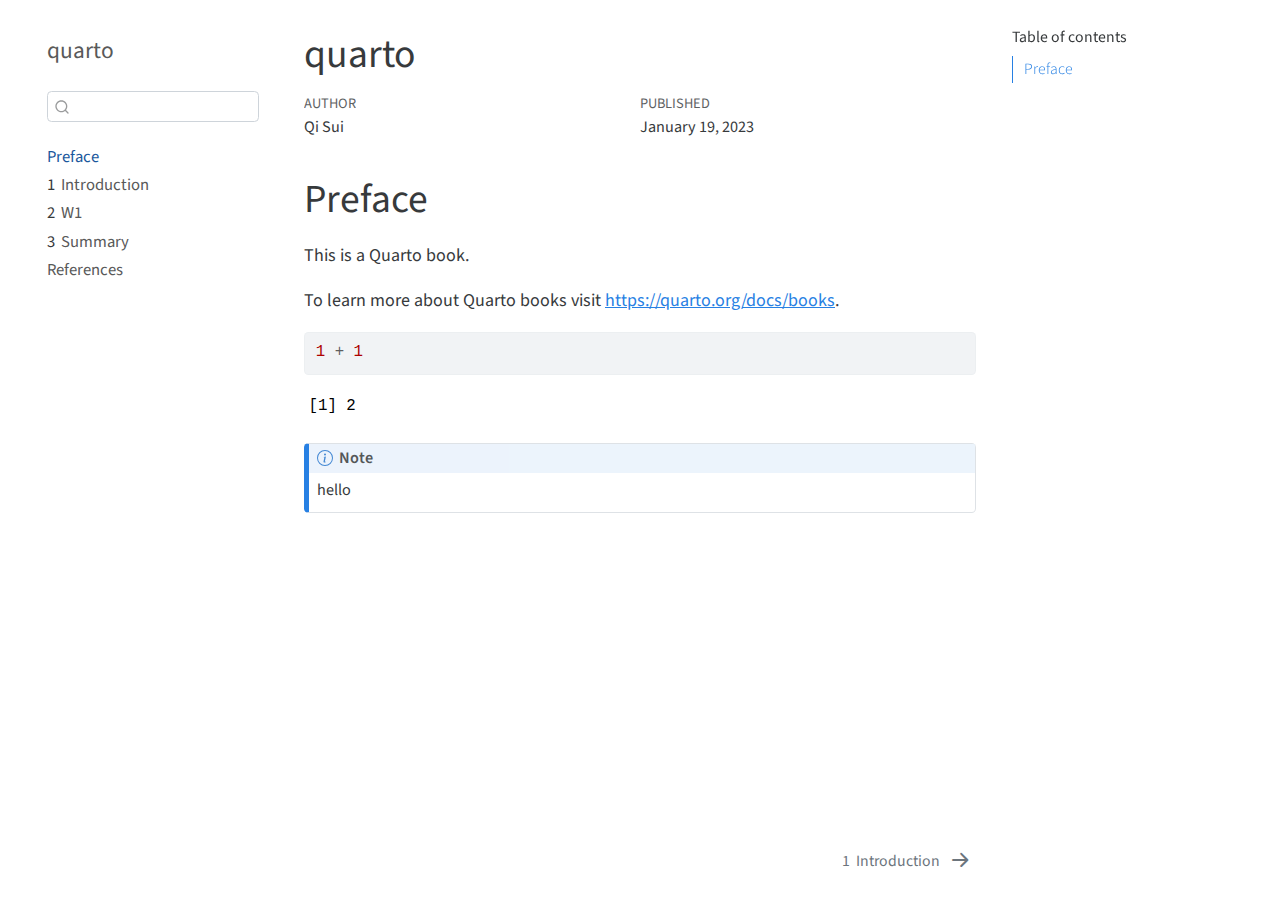
<file: _book/index.html>
<!DOCTYPE html>
<html xmlns="http://www.w3.org/1999/xhtml" lang="en" xml:lang="en"><head>

<meta charset="utf-8">
<meta name="generator" content="quarto-1.1.251">

<meta name="viewport" content="width=device-width, initial-scale=1.0, user-scalable=yes">

<meta name="author" content="Qi Sui">
<meta name="dcterms.date" content="2023-01-19">

<title>quarto</title>
<style>
code{white-space: pre-wrap;}
span.smallcaps{font-variant: small-caps;}
div.columns{display: flex; gap: min(4vw, 1.5em);}
div.column{flex: auto; overflow-x: auto;}
div.hanging-indent{margin-left: 1.5em; text-indent: -1.5em;}
ul.task-list{list-style: none;}
ul.task-list li input[type="checkbox"] {
  width: 0.8em;
  margin: 0 0.8em 0.2em -1.6em;
  vertical-align: middle;
}
pre > code.sourceCode { white-space: pre; position: relative; }
pre > code.sourceCode > span { display: inline-block; line-height: 1.25; }
pre > code.sourceCode > span:empty { height: 1.2em; }
.sourceCode { overflow: visible; }
code.sourceCode > span { color: inherit; text-decoration: inherit; }
div.sourceCode { margin: 1em 0; }
pre.sourceCode { margin: 0; }
@media screen {
div.sourceCode { overflow: auto; }
}
@media print {
pre > code.sourceCode { white-space: pre-wrap; }
pre > code.sourceCode > span { text-indent: -5em; padding-left: 5em; }
}
pre.numberSource code
  { counter-reset: source-line 0; }
pre.numberSource code > span
  { position: relative; left: -4em; counter-increment: source-line; }
pre.numberSource code > span > a:first-child::before
  { content: counter(source-line);
    position: relative; left: -1em; text-align: right; vertical-align: baseline;
    border: none; display: inline-block;
    -webkit-touch-callout: none; -webkit-user-select: none;
    -khtml-user-select: none; -moz-user-select: none;
    -ms-user-select: none; user-select: none;
    padding: 0 4px; width: 4em;
    color: #aaaaaa;
  }
pre.numberSource { margin-left: 3em; border-left: 1px solid #aaaaaa;  padding-left: 4px; }
div.sourceCode
  {   }
@media screen {
pre > code.sourceCode > span > a:first-child::before { text-decoration: underline; }
}
code span.al { color: #ff0000; font-weight: bold; } /* Alert */
code span.an { color: #60a0b0; font-weight: bold; font-style: italic; } /* Annotation */
code span.at { color: #7d9029; } /* Attribute */
code span.bn { color: #40a070; } /* BaseN */
code span.bu { color: #008000; } /* BuiltIn */
code span.cf { color: #007020; font-weight: bold; } /* ControlFlow */
code span.ch { color: #4070a0; } /* Char */
code span.cn { color: #880000; } /* Constant */
code span.co { color: #60a0b0; font-style: italic; } /* Comment */
code span.cv { color: #60a0b0; font-weight: bold; font-style: italic; } /* CommentVar */
code span.do { color: #ba2121; font-style: italic; } /* Documentation */
code span.dt { color: #902000; } /* DataType */
code span.dv { color: #40a070; } /* DecVal */
code span.er { color: #ff0000; font-weight: bold; } /* Error */
code span.ex { } /* Extension */
code span.fl { color: #40a070; } /* Float */
code span.fu { color: #06287e; } /* Function */
code span.im { color: #008000; font-weight: bold; } /* Import */
code span.in { color: #60a0b0; font-weight: bold; font-style: italic; } /* Information */
code span.kw { color: #007020; font-weight: bold; } /* Keyword */
code span.op { color: #666666; } /* Operator */
code span.ot { color: #007020; } /* Other */
code span.pp { color: #bc7a00; } /* Preprocessor */
code span.sc { color: #4070a0; } /* SpecialChar */
code span.ss { color: #bb6688; } /* SpecialString */
code span.st { color: #4070a0; } /* String */
code span.va { color: #19177c; } /* Variable */
code span.vs { color: #4070a0; } /* VerbatimString */
code span.wa { color: #60a0b0; font-weight: bold; font-style: italic; } /* Warning */
</style>


<script src="site_libs/quarto-nav/quarto-nav.js"></script>
<script src="site_libs/quarto-nav/headroom.min.js"></script>
<script src="site_libs/clipboard/clipboard.min.js"></script>
<script src="site_libs/quarto-search/autocomplete.umd.js"></script>
<script src="site_libs/quarto-search/fuse.min.js"></script>
<script src="site_libs/quarto-search/quarto-search.js"></script>
<meta name="quarto:offset" content="./">
<link href="./intro.html" rel="next">
<script src="site_libs/quarto-html/quarto.js"></script>
<script src="site_libs/quarto-html/popper.min.js"></script>
<script src="site_libs/quarto-html/tippy.umd.min.js"></script>
<script src="site_libs/quarto-html/anchor.min.js"></script>
<link href="site_libs/quarto-html/tippy.css" rel="stylesheet">
<link href="site_libs/quarto-html/quarto-syntax-highlighting.css" rel="stylesheet" id="quarto-text-highlighting-styles">
<script src="site_libs/bootstrap/bootstrap.min.js"></script>
<link href="site_libs/bootstrap/bootstrap-icons.css" rel="stylesheet">
<link href="site_libs/bootstrap/bootstrap.min.css" rel="stylesheet" id="quarto-bootstrap" data-mode="light">
<script id="quarto-search-options" type="application/json">{
  "location": "sidebar",
  "copy-button": false,
  "collapse-after": 3,
  "panel-placement": "start",
  "type": "textbox",
  "limit": 20,
  "language": {
    "search-no-results-text": "No results",
    "search-matching-documents-text": "matching documents",
    "search-copy-link-title": "Copy link to search",
    "search-hide-matches-text": "Hide additional matches",
    "search-more-match-text": "more match in this document",
    "search-more-matches-text": "more matches in this document",
    "search-clear-button-title": "Clear",
    "search-detached-cancel-button-title": "Cancel",
    "search-submit-button-title": "Submit"
  }
}</script>


</head>

<body class="nav-sidebar floating">

<div id="quarto-search-results"></div>
  <header id="quarto-header" class="headroom fixed-top">
  <nav class="quarto-secondary-nav" data-bs-toggle="collapse" data-bs-target="#quarto-sidebar" aria-controls="quarto-sidebar" aria-expanded="false" aria-label="Toggle sidebar navigation" onclick="if (window.quartoToggleHeadroom) { window.quartoToggleHeadroom(); }">
    <div class="container-fluid d-flex justify-content-between">
      <h1 class="quarto-secondary-nav-title">quarto</h1>
      <button type="button" class="quarto-btn-toggle btn" aria-label="Show secondary navigation">
        <i class="bi bi-chevron-right"></i>
      </button>
    </div>
  </nav>
</header>
<!-- content -->
<div id="quarto-content" class="quarto-container page-columns page-rows-contents page-layout-article">
<!-- sidebar -->
  <nav id="quarto-sidebar" class="sidebar collapse sidebar-navigation floating overflow-auto">
    <div class="pt-lg-2 mt-2 text-left sidebar-header">
    <div class="sidebar-title mb-0 py-0">
      <a href="./">quarto</a> 
    </div>
      </div>
      <div class="mt-2 flex-shrink-0 align-items-center">
        <div class="sidebar-search">
        <div id="quarto-search" class="" title="Search"></div>
        </div>
      </div>
    <div class="sidebar-menu-container"> 
    <ul class="list-unstyled mt-1">
        <li class="sidebar-item">
  <div class="sidebar-item-container"> 
  <a href="./index.html" class="sidebar-item-text sidebar-link active">Preface</a>
  </div>
</li>
        <li class="sidebar-item">
  <div class="sidebar-item-container"> 
  <a href="./intro.html" class="sidebar-item-text sidebar-link"><span class="chapter-number">1</span>&nbsp; <span class="chapter-title">Introduction</span></a>
  </div>
</li>
        <li class="sidebar-item">
  <div class="sidebar-item-container"> 
  <a href="./W1.html" class="sidebar-item-text sidebar-link"><span class="chapter-number">2</span>&nbsp; <span class="chapter-title">W1</span></a>
  </div>
</li>
        <li class="sidebar-item">
  <div class="sidebar-item-container"> 
  <a href="./summary.html" class="sidebar-item-text sidebar-link"><span class="chapter-number">3</span>&nbsp; <span class="chapter-title">Summary</span></a>
  </div>
</li>
        <li class="sidebar-item">
  <div class="sidebar-item-container"> 
  <a href="./references.html" class="sidebar-item-text sidebar-link">References</a>
  </div>
</li>
    </ul>
    </div>
</nav>
<!-- margin-sidebar -->
    <div id="quarto-margin-sidebar" class="sidebar margin-sidebar">
        <nav id="TOC" role="doc-toc" class="toc-active">
    <h2 id="toc-title">Table of contents</h2>
   
  <ul>
  <li><a href="#preface" id="toc-preface" class="nav-link active" data-scroll-target="#preface">Preface</a></li>
  </ul>
</nav>
    </div>
<!-- main -->
<main class="content" id="quarto-document-content">

<header id="title-block-header" class="quarto-title-block default">
<div class="quarto-title">
<h1 class="title d-none d-lg-block">quarto</h1>
</div>



<div class="quarto-title-meta">

    <div>
    <div class="quarto-title-meta-heading">Author</div>
    <div class="quarto-title-meta-contents">
             <p>Qi Sui </p>
          </div>
  </div>
    
    <div>
    <div class="quarto-title-meta-heading">Published</div>
    <div class="quarto-title-meta-contents">
      <p class="date">January 19, 2023</p>
    </div>
  </div>
    
  </div>
  

</header>

<section id="preface" class="level1 unnumbered">
<h1 class="unnumbered">Preface</h1>
<p>This is a Quarto book.</p>
<p>To learn more about Quarto books visit <a href="https://quarto.org/docs/books" class="uri">https://quarto.org/docs/books</a>.</p>
<div class="cell">
<div class="sourceCode cell-code" id="cb1"><pre class="sourceCode r code-with-copy"><code class="sourceCode r"><span id="cb1-1"><a href="#cb1-1" aria-hidden="true" tabindex="-1"></a><span class="dv">1</span> <span class="sc">+</span> <span class="dv">1</span></span></code><button title="Copy to Clipboard" class="code-copy-button"><i class="bi"></i></button></pre></div>
<div class="cell-output cell-output-stdout">
<pre><code>[1] 2</code></pre>
</div>
</div>
<div class="callout-note callout callout-style-default callout-captioned">
<div class="callout-header d-flex align-content-center">
<div class="callout-icon-container">
<i class="callout-icon"></i>
</div>
<div class="callout-caption-container flex-fill">
Note
</div>
</div>
<div class="callout-body-container callout-body">
<p>hello</p>
</div>
</div>


</section>

</main> <!-- /main -->
<script id="quarto-html-after-body" type="application/javascript">
window.document.addEventListener("DOMContentLoaded", function (event) {
  const toggleBodyColorMode = (bsSheetEl) => {
    const mode = bsSheetEl.getAttribute("data-mode");
    const bodyEl = window.document.querySelector("body");
    if (mode === "dark") {
      bodyEl.classList.add("quarto-dark");
      bodyEl.classList.remove("quarto-light");
    } else {
      bodyEl.classList.add("quarto-light");
      bodyEl.classList.remove("quarto-dark");
    }
  }
  const toggleBodyColorPrimary = () => {
    const bsSheetEl = window.document.querySelector("link#quarto-bootstrap");
    if (bsSheetEl) {
      toggleBodyColorMode(bsSheetEl);
    }
  }
  toggleBodyColorPrimary();  
  const icon = "";
  const anchorJS = new window.AnchorJS();
  anchorJS.options = {
    placement: 'right',
    icon: icon
  };
  anchorJS.add('.anchored');
  const clipboard = new window.ClipboardJS('.code-copy-button', {
    target: function(trigger) {
      return trigger.previousElementSibling;
    }
  });
  clipboard.on('success', function(e) {
    // button target
    const button = e.trigger;
    // don't keep focus
    button.blur();
    // flash "checked"
    button.classList.add('code-copy-button-checked');
    var currentTitle = button.getAttribute("title");
    button.setAttribute("title", "Copied!");
    setTimeout(function() {
      button.setAttribute("title", currentTitle);
      button.classList.remove('code-copy-button-checked');
    }, 1000);
    // clear code selection
    e.clearSelection();
  });
  function tippyHover(el, contentFn) {
    const config = {
      allowHTML: true,
      content: contentFn,
      maxWidth: 500,
      delay: 100,
      arrow: false,
      appendTo: function(el) {
          return el.parentElement;
      },
      interactive: true,
      interactiveBorder: 10,
      theme: 'quarto',
      placement: 'bottom-start'
    };
    window.tippy(el, config); 
  }
  const noterefs = window.document.querySelectorAll('a[role="doc-noteref"]');
  for (var i=0; i<noterefs.length; i++) {
    const ref = noterefs[i];
    tippyHover(ref, function() {
      // use id or data attribute instead here
      let href = ref.getAttribute('data-footnote-href') || ref.getAttribute('href');
      try { href = new URL(href).hash; } catch {}
      const id = href.replace(/^#\/?/, "");
      const note = window.document.getElementById(id);
      return note.innerHTML;
    });
  }
  var bibliorefs = window.document.querySelectorAll('a[role="doc-biblioref"]');
  for (var i=0; i<bibliorefs.length; i++) {
    const ref = bibliorefs[i];
    const cites = ref.parentNode.getAttribute('data-cites').split(' ');
    tippyHover(ref, function() {
      var popup = window.document.createElement('div');
      cites.forEach(function(cite) {
        var citeDiv = window.document.createElement('div');
        citeDiv.classList.add('hanging-indent');
        citeDiv.classList.add('csl-entry');
        var biblioDiv = window.document.getElementById('ref-' + cite);
        if (biblioDiv) {
          citeDiv.innerHTML = biblioDiv.innerHTML;
        }
        popup.appendChild(citeDiv);
      });
      return popup.innerHTML;
    });
  }
});
</script>
<nav class="page-navigation">
  <div class="nav-page nav-page-previous">
  </div>
  <div class="nav-page nav-page-next">
      <a href="./intro.html" class="pagination-link">
        <span class="nav-page-text"><span class="chapter-number">1</span>&nbsp; <span class="chapter-title">Introduction</span></span> <i class="bi bi-arrow-right-short"></i>
      </a>
  </div>
</nav>
</div> <!-- /content -->



</body></html>
</file>
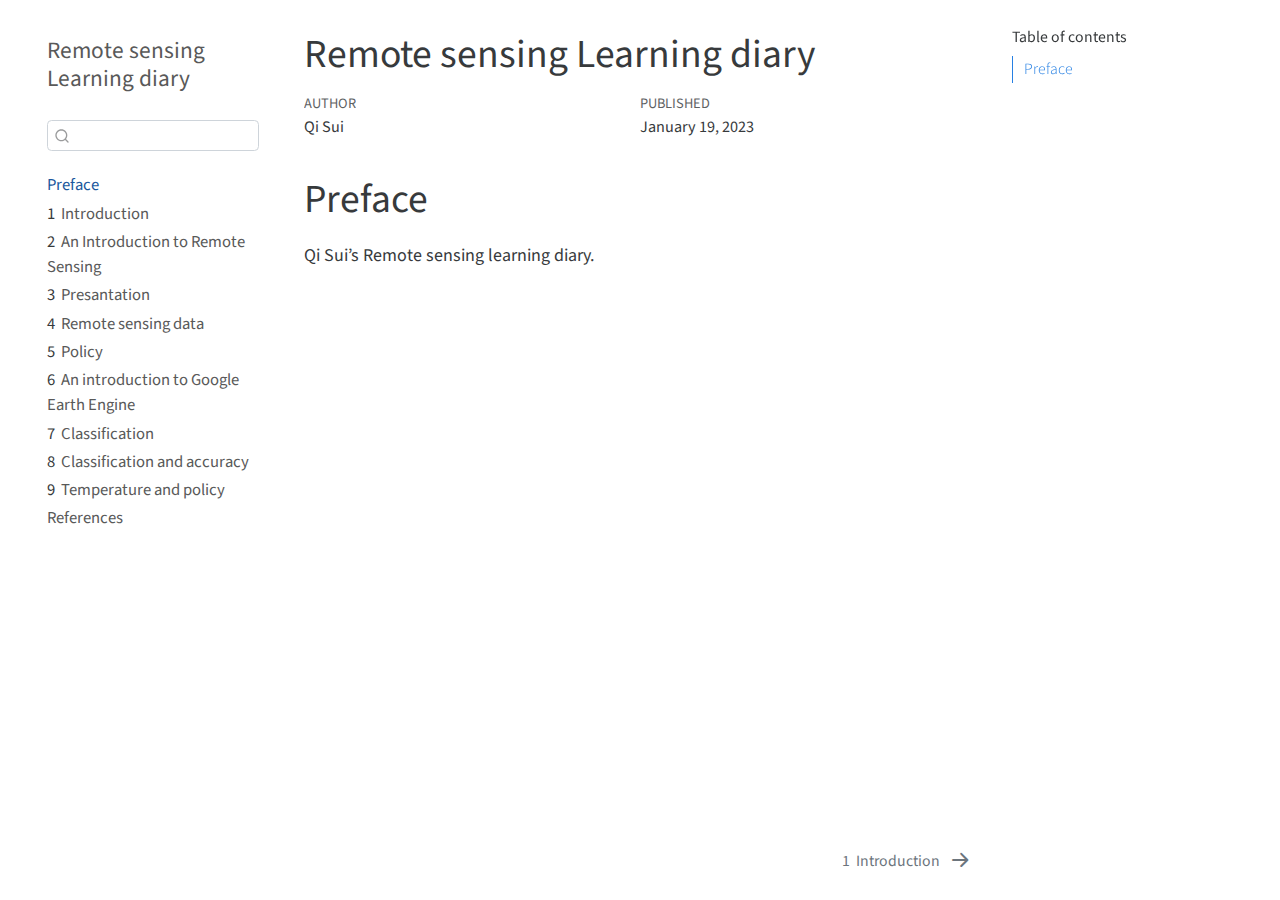
<file: docs/index.html>
<!DOCTYPE html>
<html xmlns="http://www.w3.org/1999/xhtml" lang="en" xml:lang="en"><head>

<meta charset="utf-8">
<meta name="generator" content="quarto-1.1.251">

<meta name="viewport" content="width=device-width, initial-scale=1.0, user-scalable=yes">

<meta name="author" content="Qi Sui">
<meta name="dcterms.date" content="2023-01-19">

<title>Remote sensing Learning diary</title>
<style>
code{white-space: pre-wrap;}
span.smallcaps{font-variant: small-caps;}
div.columns{display: flex; gap: min(4vw, 1.5em);}
div.column{flex: auto; overflow-x: auto;}
div.hanging-indent{margin-left: 1.5em; text-indent: -1.5em;}
ul.task-list{list-style: none;}
ul.task-list li input[type="checkbox"] {
  width: 0.8em;
  margin: 0 0.8em 0.2em -1.6em;
  vertical-align: middle;
}
</style>


<script src="site_libs/quarto-nav/quarto-nav.js"></script>
<script src="site_libs/quarto-nav/headroom.min.js"></script>
<script src="site_libs/clipboard/clipboard.min.js"></script>
<script src="site_libs/quarto-search/autocomplete.umd.js"></script>
<script src="site_libs/quarto-search/fuse.min.js"></script>
<script src="site_libs/quarto-search/quarto-search.js"></script>
<meta name="quarto:offset" content="./">
<link href="./intro.html" rel="next">
<script src="site_libs/quarto-html/quarto.js"></script>
<script src="site_libs/quarto-html/popper.min.js"></script>
<script src="site_libs/quarto-html/tippy.umd.min.js"></script>
<script src="site_libs/quarto-html/anchor.min.js"></script>
<link href="site_libs/quarto-html/tippy.css" rel="stylesheet">
<link href="site_libs/quarto-html/quarto-syntax-highlighting.css" rel="stylesheet" id="quarto-text-highlighting-styles">
<script src="site_libs/bootstrap/bootstrap.min.js"></script>
<link href="site_libs/bootstrap/bootstrap-icons.css" rel="stylesheet">
<link href="site_libs/bootstrap/bootstrap.min.css" rel="stylesheet" id="quarto-bootstrap" data-mode="light">
<script id="quarto-search-options" type="application/json">{
  "location": "sidebar",
  "copy-button": false,
  "collapse-after": 3,
  "panel-placement": "start",
  "type": "textbox",
  "limit": 20,
  "language": {
    "search-no-results-text": "No results",
    "search-matching-documents-text": "matching documents",
    "search-copy-link-title": "Copy link to search",
    "search-hide-matches-text": "Hide additional matches",
    "search-more-match-text": "more match in this document",
    "search-more-matches-text": "more matches in this document",
    "search-clear-button-title": "Clear",
    "search-detached-cancel-button-title": "Cancel",
    "search-submit-button-title": "Submit"
  }
}</script>


</head>

<body class="nav-sidebar floating">

<div id="quarto-search-results"></div>
  <header id="quarto-header" class="headroom fixed-top">
  <nav class="quarto-secondary-nav" data-bs-toggle="collapse" data-bs-target="#quarto-sidebar" aria-controls="quarto-sidebar" aria-expanded="false" aria-label="Toggle sidebar navigation" onclick="if (window.quartoToggleHeadroom) { window.quartoToggleHeadroom(); }">
    <div class="container-fluid d-flex justify-content-between">
      <h1 class="quarto-secondary-nav-title">Remote sensing Learning diary</h1>
      <button type="button" class="quarto-btn-toggle btn" aria-label="Show secondary navigation">
        <i class="bi bi-chevron-right"></i>
      </button>
    </div>
  </nav>
</header>
<!-- content -->
<div id="quarto-content" class="quarto-container page-columns page-rows-contents page-layout-article">
<!-- sidebar -->
  <nav id="quarto-sidebar" class="sidebar collapse sidebar-navigation floating overflow-auto">
    <div class="pt-lg-2 mt-2 text-left sidebar-header">
    <div class="sidebar-title mb-0 py-0">
      <a href="./">Remote sensing Learning diary</a> 
    </div>
      </div>
      <div class="mt-2 flex-shrink-0 align-items-center">
        <div class="sidebar-search">
        <div id="quarto-search" class="" title="Search"></div>
        </div>
      </div>
    <div class="sidebar-menu-container"> 
    <ul class="list-unstyled mt-1">
        <li class="sidebar-item">
  <div class="sidebar-item-container"> 
  <a href="./index.html" class="sidebar-item-text sidebar-link active">Preface</a>
  </div>
</li>
        <li class="sidebar-item">
  <div class="sidebar-item-container"> 
  <a href="./intro.html" class="sidebar-item-text sidebar-link"><span class="chapter-number">1</span>&nbsp; <span class="chapter-title">Introduction</span></a>
  </div>
</li>
        <li class="sidebar-item">
  <div class="sidebar-item-container"> 
  <a href="./W1.html" class="sidebar-item-text sidebar-link"><span class="chapter-number">2</span>&nbsp; <span class="chapter-title">An Introduction to Remote Sensing</span></a>
  </div>
</li>
        <li class="sidebar-item">
  <div class="sidebar-item-container"> 
  <a href="./W2.html" class="sidebar-item-text sidebar-link"><span class="chapter-number">3</span>&nbsp; <span class="chapter-title">Presantation</span></a>
  </div>
</li>
        <li class="sidebar-item">
  <div class="sidebar-item-container"> 
  <a href="./W3.html" class="sidebar-item-text sidebar-link"><span class="chapter-number">4</span>&nbsp; <span class="chapter-title">Remote sensing data</span></a>
  </div>
</li>
        <li class="sidebar-item">
  <div class="sidebar-item-container"> 
  <a href="./W4.html" class="sidebar-item-text sidebar-link"><span class="chapter-number">5</span>&nbsp; <span class="chapter-title">Policy</span></a>
  </div>
</li>
        <li class="sidebar-item">
  <div class="sidebar-item-container"> 
  <a href="./W5.html" class="sidebar-item-text sidebar-link"><span class="chapter-number">6</span>&nbsp; <span class="chapter-title">An introduction to Google Earth Engine</span></a>
  </div>
</li>
        <li class="sidebar-item">
  <div class="sidebar-item-container"> 
  <a href="./W6.html" class="sidebar-item-text sidebar-link"><span class="chapter-number">7</span>&nbsp; <span class="chapter-title">Classification</span></a>
  </div>
</li>
        <li class="sidebar-item">
  <div class="sidebar-item-container"> 
  <a href="./W7.html" class="sidebar-item-text sidebar-link"><span class="chapter-number">8</span>&nbsp; <span class="chapter-title">Classification and accuracy</span></a>
  </div>
</li>
        <li class="sidebar-item">
  <div class="sidebar-item-container"> 
  <a href="./W8.html" class="sidebar-item-text sidebar-link"><span class="chapter-number">9</span>&nbsp; <span class="chapter-title">Temperature and policy</span></a>
  </div>
</li>
        <li class="sidebar-item">
  <div class="sidebar-item-container"> 
  <a href="./references.html" class="sidebar-item-text sidebar-link">References</a>
  </div>
</li>
    </ul>
    </div>
</nav>
<!-- margin-sidebar -->
    <div id="quarto-margin-sidebar" class="sidebar margin-sidebar">
        <nav id="TOC" role="doc-toc" class="toc-active">
    <h2 id="toc-title">Table of contents</h2>
   
  <ul>
  <li><a href="#preface" id="toc-preface" class="nav-link active" data-scroll-target="#preface">Preface</a></li>
  </ul>
</nav>
    </div>
<!-- main -->
<main class="content" id="quarto-document-content">

<header id="title-block-header" class="quarto-title-block default">
<div class="quarto-title">
<h1 class="title d-none d-lg-block">Remote sensing Learning diary</h1>
</div>



<div class="quarto-title-meta">

    <div>
    <div class="quarto-title-meta-heading">Author</div>
    <div class="quarto-title-meta-contents">
             <p>Qi Sui </p>
          </div>
  </div>
    
    <div>
    <div class="quarto-title-meta-heading">Published</div>
    <div class="quarto-title-meta-contents">
      <p class="date">January 19, 2023</p>
    </div>
  </div>
    
  </div>
  

</header>

<section id="preface" class="level1 unnumbered">
<h1 class="unnumbered">Preface</h1>
<p>Qi Sui’s Remote sensing learning diary.</p>


</section>

</main> <!-- /main -->
<script id="quarto-html-after-body" type="application/javascript">
window.document.addEventListener("DOMContentLoaded", function (event) {
  const toggleBodyColorMode = (bsSheetEl) => {
    const mode = bsSheetEl.getAttribute("data-mode");
    const bodyEl = window.document.querySelector("body");
    if (mode === "dark") {
      bodyEl.classList.add("quarto-dark");
      bodyEl.classList.remove("quarto-light");
    } else {
      bodyEl.classList.add("quarto-light");
      bodyEl.classList.remove("quarto-dark");
    }
  }
  const toggleBodyColorPrimary = () => {
    const bsSheetEl = window.document.querySelector("link#quarto-bootstrap");
    if (bsSheetEl) {
      toggleBodyColorMode(bsSheetEl);
    }
  }
  toggleBodyColorPrimary();  
  const icon = "";
  const anchorJS = new window.AnchorJS();
  anchorJS.options = {
    placement: 'right',
    icon: icon
  };
  anchorJS.add('.anchored');
  const clipboard = new window.ClipboardJS('.code-copy-button', {
    target: function(trigger) {
      return trigger.previousElementSibling;
    }
  });
  clipboard.on('success', function(e) {
    // button target
    const button = e.trigger;
    // don't keep focus
    button.blur();
    // flash "checked"
    button.classList.add('code-copy-button-checked');
    var currentTitle = button.getAttribute("title");
    button.setAttribute("title", "Copied!");
    setTimeout(function() {
      button.setAttribute("title", currentTitle);
      button.classList.remove('code-copy-button-checked');
    }, 1000);
    // clear code selection
    e.clearSelection();
  });
  function tippyHover(el, contentFn) {
    const config = {
      allowHTML: true,
      content: contentFn,
      maxWidth: 500,
      delay: 100,
      arrow: false,
      appendTo: function(el) {
          return el.parentElement;
      },
      interactive: true,
      interactiveBorder: 10,
      theme: 'quarto',
      placement: 'bottom-start'
    };
    window.tippy(el, config); 
  }
  const noterefs = window.document.querySelectorAll('a[role="doc-noteref"]');
  for (var i=0; i<noterefs.length; i++) {
    const ref = noterefs[i];
    tippyHover(ref, function() {
      // use id or data attribute instead here
      let href = ref.getAttribute('data-footnote-href') || ref.getAttribute('href');
      try { href = new URL(href).hash; } catch {}
      const id = href.replace(/^#\/?/, "");
      const note = window.document.getElementById(id);
      return note.innerHTML;
    });
  }
  var bibliorefs = window.document.querySelectorAll('a[role="doc-biblioref"]');
  for (var i=0; i<bibliorefs.length; i++) {
    const ref = bibliorefs[i];
    const cites = ref.parentNode.getAttribute('data-cites').split(' ');
    tippyHover(ref, function() {
      var popup = window.document.createElement('div');
      cites.forEach(function(cite) {
        var citeDiv = window.document.createElement('div');
        citeDiv.classList.add('hanging-indent');
        citeDiv.classList.add('csl-entry');
        var biblioDiv = window.document.getElementById('ref-' + cite);
        if (biblioDiv) {
          citeDiv.innerHTML = biblioDiv.innerHTML;
        }
        popup.appendChild(citeDiv);
      });
      return popup.innerHTML;
    });
  }
});
</script>
<nav class="page-navigation">
  <div class="nav-page nav-page-previous">
  </div>
  <div class="nav-page nav-page-next">
      <a href="./intro.html" class="pagination-link">
        <span class="nav-page-text"><span class="chapter-number">1</span>&nbsp; <span class="chapter-title">Introduction</span></span> <i class="bi bi-arrow-right-short"></i>
      </a>
  </div>
</nav>
</div> <!-- /content -->



</body></html>
</file>
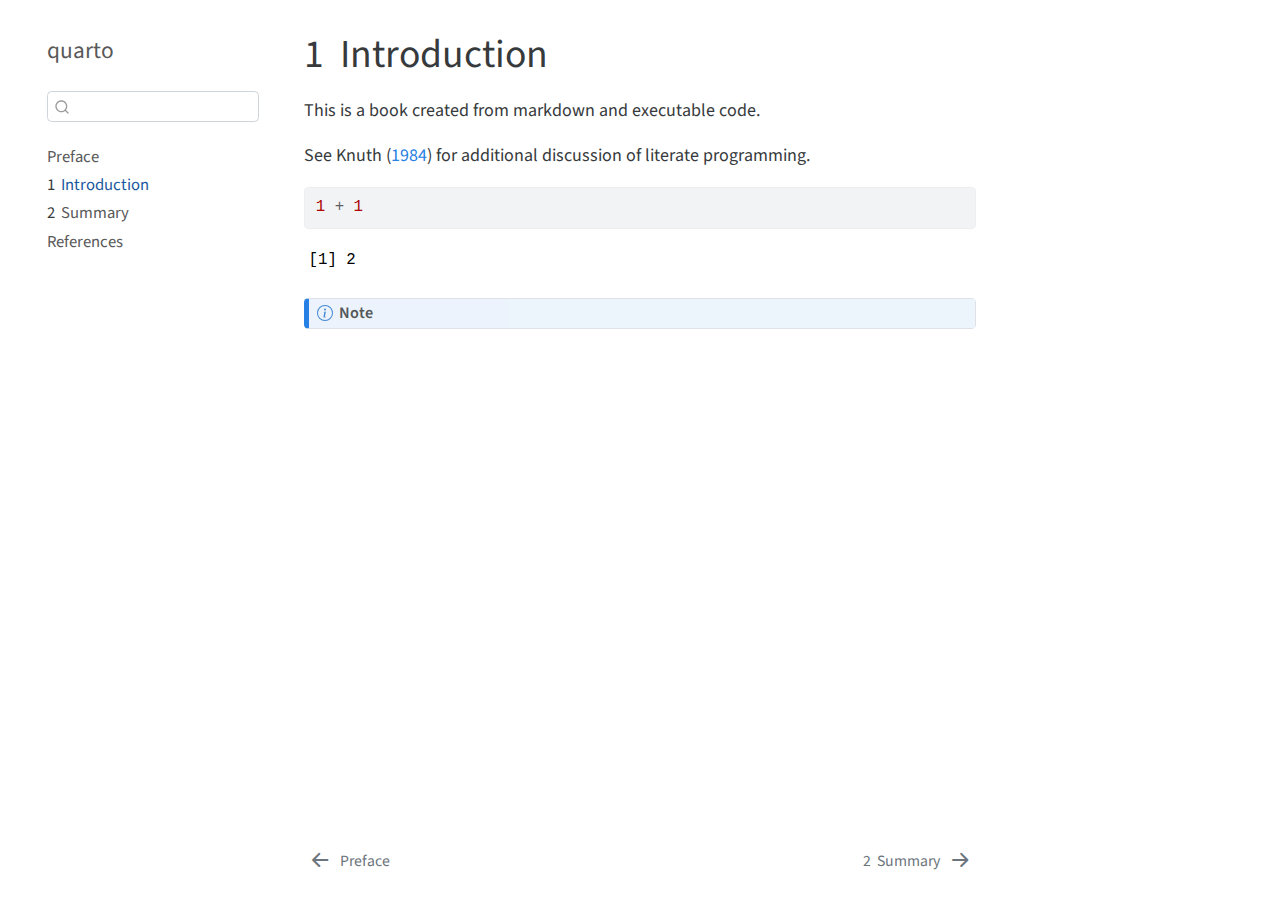
<file: _book/intro.html>
<!DOCTYPE html>
<html xmlns="http://www.w3.org/1999/xhtml" lang="en" xml:lang="en"><head>

<meta charset="utf-8">
<meta name="generator" content="quarto-1.1.251">

<meta name="viewport" content="width=device-width, initial-scale=1.0, user-scalable=yes">


<title>quarto - 1&nbsp; Introduction</title>
<style>
code{white-space: pre-wrap;}
span.smallcaps{font-variant: small-caps;}
div.columns{display: flex; gap: min(4vw, 1.5em);}
div.column{flex: auto; overflow-x: auto;}
div.hanging-indent{margin-left: 1.5em; text-indent: -1.5em;}
ul.task-list{list-style: none;}
ul.task-list li input[type="checkbox"] {
  width: 0.8em;
  margin: 0 0.8em 0.2em -1.6em;
  vertical-align: middle;
}
pre > code.sourceCode { white-space: pre; position: relative; }
pre > code.sourceCode > span { display: inline-block; line-height: 1.25; }
pre > code.sourceCode > span:empty { height: 1.2em; }
.sourceCode { overflow: visible; }
code.sourceCode > span { color: inherit; text-decoration: inherit; }
div.sourceCode { margin: 1em 0; }
pre.sourceCode { margin: 0; }
@media screen {
div.sourceCode { overflow: auto; }
}
@media print {
pre > code.sourceCode { white-space: pre-wrap; }
pre > code.sourceCode > span { text-indent: -5em; padding-left: 5em; }
}
pre.numberSource code
  { counter-reset: source-line 0; }
pre.numberSource code > span
  { position: relative; left: -4em; counter-increment: source-line; }
pre.numberSource code > span > a:first-child::before
  { content: counter(source-line);
    position: relative; left: -1em; text-align: right; vertical-align: baseline;
    border: none; display: inline-block;
    -webkit-touch-callout: none; -webkit-user-select: none;
    -khtml-user-select: none; -moz-user-select: none;
    -ms-user-select: none; user-select: none;
    padding: 0 4px; width: 4em;
    color: #aaaaaa;
  }
pre.numberSource { margin-left: 3em; border-left: 1px solid #aaaaaa;  padding-left: 4px; }
div.sourceCode
  {   }
@media screen {
pre > code.sourceCode > span > a:first-child::before { text-decoration: underline; }
}
code span.al { color: #ff0000; font-weight: bold; } /* Alert */
code span.an { color: #60a0b0; font-weight: bold; font-style: italic; } /* Annotation */
code span.at { color: #7d9029; } /* Attribute */
code span.bn { color: #40a070; } /* BaseN */
code span.bu { color: #008000; } /* BuiltIn */
code span.cf { color: #007020; font-weight: bold; } /* ControlFlow */
code span.ch { color: #4070a0; } /* Char */
code span.cn { color: #880000; } /* Constant */
code span.co { color: #60a0b0; font-style: italic; } /* Comment */
code span.cv { color: #60a0b0; font-weight: bold; font-style: italic; } /* CommentVar */
code span.do { color: #ba2121; font-style: italic; } /* Documentation */
code span.dt { color: #902000; } /* DataType */
code span.dv { color: #40a070; } /* DecVal */
code span.er { color: #ff0000; font-weight: bold; } /* Error */
code span.ex { } /* Extension */
code span.fl { color: #40a070; } /* Float */
code span.fu { color: #06287e; } /* Function */
code span.im { color: #008000; font-weight: bold; } /* Import */
code span.in { color: #60a0b0; font-weight: bold; font-style: italic; } /* Information */
code span.kw { color: #007020; font-weight: bold; } /* Keyword */
code span.op { color: #666666; } /* Operator */
code span.ot { color: #007020; } /* Other */
code span.pp { color: #bc7a00; } /* Preprocessor */
code span.sc { color: #4070a0; } /* SpecialChar */
code span.ss { color: #bb6688; } /* SpecialString */
code span.st { color: #4070a0; } /* String */
code span.va { color: #19177c; } /* Variable */
code span.vs { color: #4070a0; } /* VerbatimString */
code span.wa { color: #60a0b0; font-weight: bold; font-style: italic; } /* Warning */
div.csl-bib-body { }
div.csl-entry {
  clear: both;
}
.hanging div.csl-entry {
  margin-left:2em;
  text-indent:-2em;
}
div.csl-left-margin {
  min-width:2em;
  float:left;
}
div.csl-right-inline {
  margin-left:2em;
  padding-left:1em;
}
div.csl-indent {
  margin-left: 2em;
}
</style>


<script src="site_libs/quarto-nav/quarto-nav.js"></script>
<script src="site_libs/quarto-nav/headroom.min.js"></script>
<script src="site_libs/clipboard/clipboard.min.js"></script>
<script src="site_libs/quarto-search/autocomplete.umd.js"></script>
<script src="site_libs/quarto-search/fuse.min.js"></script>
<script src="site_libs/quarto-search/quarto-search.js"></script>
<meta name="quarto:offset" content="./">
<link href="./summary.html" rel="next">
<link href="./index.html" rel="prev">
<script src="site_libs/quarto-html/quarto.js"></script>
<script src="site_libs/quarto-html/popper.min.js"></script>
<script src="site_libs/quarto-html/tippy.umd.min.js"></script>
<script src="site_libs/quarto-html/anchor.min.js"></script>
<link href="site_libs/quarto-html/tippy.css" rel="stylesheet">
<link href="site_libs/quarto-html/quarto-syntax-highlighting.css" rel="stylesheet" id="quarto-text-highlighting-styles">
<script src="site_libs/bootstrap/bootstrap.min.js"></script>
<link href="site_libs/bootstrap/bootstrap-icons.css" rel="stylesheet">
<link href="site_libs/bootstrap/bootstrap.min.css" rel="stylesheet" id="quarto-bootstrap" data-mode="light">
<script id="quarto-search-options" type="application/json">{
  "location": "sidebar",
  "copy-button": false,
  "collapse-after": 3,
  "panel-placement": "start",
  "type": "textbox",
  "limit": 20,
  "language": {
    "search-no-results-text": "No results",
    "search-matching-documents-text": "matching documents",
    "search-copy-link-title": "Copy link to search",
    "search-hide-matches-text": "Hide additional matches",
    "search-more-match-text": "more match in this document",
    "search-more-matches-text": "more matches in this document",
    "search-clear-button-title": "Clear",
    "search-detached-cancel-button-title": "Cancel",
    "search-submit-button-title": "Submit"
  }
}</script>


</head>

<body class="nav-sidebar floating">

<div id="quarto-search-results"></div>
  <header id="quarto-header" class="headroom fixed-top">
  <nav class="quarto-secondary-nav" data-bs-toggle="collapse" data-bs-target="#quarto-sidebar" aria-controls="quarto-sidebar" aria-expanded="false" aria-label="Toggle sidebar navigation" onclick="if (window.quartoToggleHeadroom) { window.quartoToggleHeadroom(); }">
    <div class="container-fluid d-flex justify-content-between">
      <h1 class="quarto-secondary-nav-title"><span class="chapter-number">1</span>&nbsp; <span class="chapter-title">Introduction</span></h1>
      <button type="button" class="quarto-btn-toggle btn" aria-label="Show secondary navigation">
        <i class="bi bi-chevron-right"></i>
      </button>
    </div>
  </nav>
</header>
<!-- content -->
<div id="quarto-content" class="quarto-container page-columns page-rows-contents page-layout-article">
<!-- sidebar -->
  <nav id="quarto-sidebar" class="sidebar collapse sidebar-navigation floating overflow-auto">
    <div class="pt-lg-2 mt-2 text-left sidebar-header">
    <div class="sidebar-title mb-0 py-0">
      <a href="./">quarto</a> 
    </div>
      </div>
      <div class="mt-2 flex-shrink-0 align-items-center">
        <div class="sidebar-search">
        <div id="quarto-search" class="" title="Search"></div>
        </div>
      </div>
    <div class="sidebar-menu-container"> 
    <ul class="list-unstyled mt-1">
        <li class="sidebar-item">
  <div class="sidebar-item-container"> 
  <a href="./index.html" class="sidebar-item-text sidebar-link">Preface</a>
  </div>
</li>
        <li class="sidebar-item">
  <div class="sidebar-item-container"> 
  <a href="./intro.html" class="sidebar-item-text sidebar-link active"><span class="chapter-number">1</span>&nbsp; <span class="chapter-title">Introduction</span></a>
  </div>
</li>
        <li class="sidebar-item">
  <div class="sidebar-item-container"> 
  <a href="./summary.html" class="sidebar-item-text sidebar-link"><span class="chapter-number">2</span>&nbsp; <span class="chapter-title">Summary</span></a>
  </div>
</li>
        <li class="sidebar-item">
  <div class="sidebar-item-container"> 
  <a href="./references.html" class="sidebar-item-text sidebar-link">References</a>
  </div>
</li>
    </ul>
    </div>
</nav>
<!-- margin-sidebar -->
    <div id="quarto-margin-sidebar" class="sidebar margin-sidebar">
        
    </div>
<!-- main -->
<main class="content" id="quarto-document-content">

<header id="title-block-header" class="quarto-title-block default">
<div class="quarto-title">
<h1 class="title"><span id="sec-introduction" class="quarto-section-identifier d-none d-lg-block"><span class="chapter-number">1</span>&nbsp; <span class="chapter-title">Introduction</span></span></h1>
</div>



<div class="quarto-title-meta">

    
    
  </div>
  

</header>

<p>This is a book created from markdown and executable code.</p>
<p>See <span class="citation" data-cites="knuth84">Knuth (<a href="references.html#ref-knuth84" role="doc-biblioref">1984</a>)</span> for additional discussion of literate programming.</p>
<div class="cell">
<div class="sourceCode cell-code" id="cb1"><pre class="sourceCode r code-with-copy"><code class="sourceCode r"><span id="cb1-1"><a href="#cb1-1" aria-hidden="true" tabindex="-1"></a><span class="dv">1</span> <span class="sc">+</span> <span class="dv">1</span></span></code><button title="Copy to Clipboard" class="code-copy-button"><i class="bi"></i></button></pre></div>
<div class="cell-output cell-output-stdout">
<pre><code>[1] 2</code></pre>
</div>
</div>
<div class="callout-note callout callout-style-default callout-captioned">
<div class="callout-header d-flex align-content-center">
<div class="callout-icon-container">
<i class="callout-icon"></i>
</div>
<div class="callout-caption-container flex-fill">
Note
</div>
</div>
<div class="callout-body-container callout-body">

</div>
</div>


<div id="refs" class="references csl-bib-body hanging-indent" role="doc-bibliography" style="display: none">
<div id="ref-knuth84" class="csl-entry" role="doc-biblioentry">
Knuth, Donald E. 1984. <span>“Literate Programming.”</span> <em>Comput. J.</em> 27 (2): 97–111. <a href="https://doi.org/10.1093/comjnl/27.2.97">https://doi.org/10.1093/comjnl/27.2.97</a>.
</div>
</div>

</main> <!-- /main -->
<script id="quarto-html-after-body" type="application/javascript">
window.document.addEventListener("DOMContentLoaded", function (event) {
  const toggleBodyColorMode = (bsSheetEl) => {
    const mode = bsSheetEl.getAttribute("data-mode");
    const bodyEl = window.document.querySelector("body");
    if (mode === "dark") {
      bodyEl.classList.add("quarto-dark");
      bodyEl.classList.remove("quarto-light");
    } else {
      bodyEl.classList.add("quarto-light");
      bodyEl.classList.remove("quarto-dark");
    }
  }
  const toggleBodyColorPrimary = () => {
    const bsSheetEl = window.document.querySelector("link#quarto-bootstrap");
    if (bsSheetEl) {
      toggleBodyColorMode(bsSheetEl);
    }
  }
  toggleBodyColorPrimary();  
  const icon = "";
  const anchorJS = new window.AnchorJS();
  anchorJS.options = {
    placement: 'right',
    icon: icon
  };
  anchorJS.add('.anchored');
  const clipboard = new window.ClipboardJS('.code-copy-button', {
    target: function(trigger) {
      return trigger.previousElementSibling;
    }
  });
  clipboard.on('success', function(e) {
    // button target
    const button = e.trigger;
    // don't keep focus
    button.blur();
    // flash "checked"
    button.classList.add('code-copy-button-checked');
    var currentTitle = button.getAttribute("title");
    button.setAttribute("title", "Copied!");
    setTimeout(function() {
      button.setAttribute("title", currentTitle);
      button.classList.remove('code-copy-button-checked');
    }, 1000);
    // clear code selection
    e.clearSelection();
  });
  function tippyHover(el, contentFn) {
    const config = {
      allowHTML: true,
      content: contentFn,
      maxWidth: 500,
      delay: 100,
      arrow: false,
      appendTo: function(el) {
          return el.parentElement;
      },
      interactive: true,
      interactiveBorder: 10,
      theme: 'quarto',
      placement: 'bottom-start'
    };
    window.tippy(el, config); 
  }
  const noterefs = window.document.querySelectorAll('a[role="doc-noteref"]');
  for (var i=0; i<noterefs.length; i++) {
    const ref = noterefs[i];
    tippyHover(ref, function() {
      // use id or data attribute instead here
      let href = ref.getAttribute('data-footnote-href') || ref.getAttribute('href');
      try { href = new URL(href).hash; } catch {}
      const id = href.replace(/^#\/?/, "");
      const note = window.document.getElementById(id);
      return note.innerHTML;
    });
  }
  var bibliorefs = window.document.querySelectorAll('a[role="doc-biblioref"]');
  for (var i=0; i<bibliorefs.length; i++) {
    const ref = bibliorefs[i];
    const cites = ref.parentNode.getAttribute('data-cites').split(' ');
    tippyHover(ref, function() {
      var popup = window.document.createElement('div');
      cites.forEach(function(cite) {
        var citeDiv = window.document.createElement('div');
        citeDiv.classList.add('hanging-indent');
        citeDiv.classList.add('csl-entry');
        var biblioDiv = window.document.getElementById('ref-' + cite);
        if (biblioDiv) {
          citeDiv.innerHTML = biblioDiv.innerHTML;
        }
        popup.appendChild(citeDiv);
      });
      return popup.innerHTML;
    });
  }
});
</script>
<nav class="page-navigation">
  <div class="nav-page nav-page-previous">
      <a href="./index.html" class="pagination-link">
        <i class="bi bi-arrow-left-short"></i> <span class="nav-page-text">Preface</span>
      </a>          
  </div>
  <div class="nav-page nav-page-next">
      <a href="./summary.html" class="pagination-link">
        <span class="nav-page-text"><span class="chapter-number">2</span>&nbsp; <span class="chapter-title">Summary</span></span> <i class="bi bi-arrow-right-short"></i>
      </a>
  </div>
</nav>
</div> <!-- /content -->



</body></html>
</file>
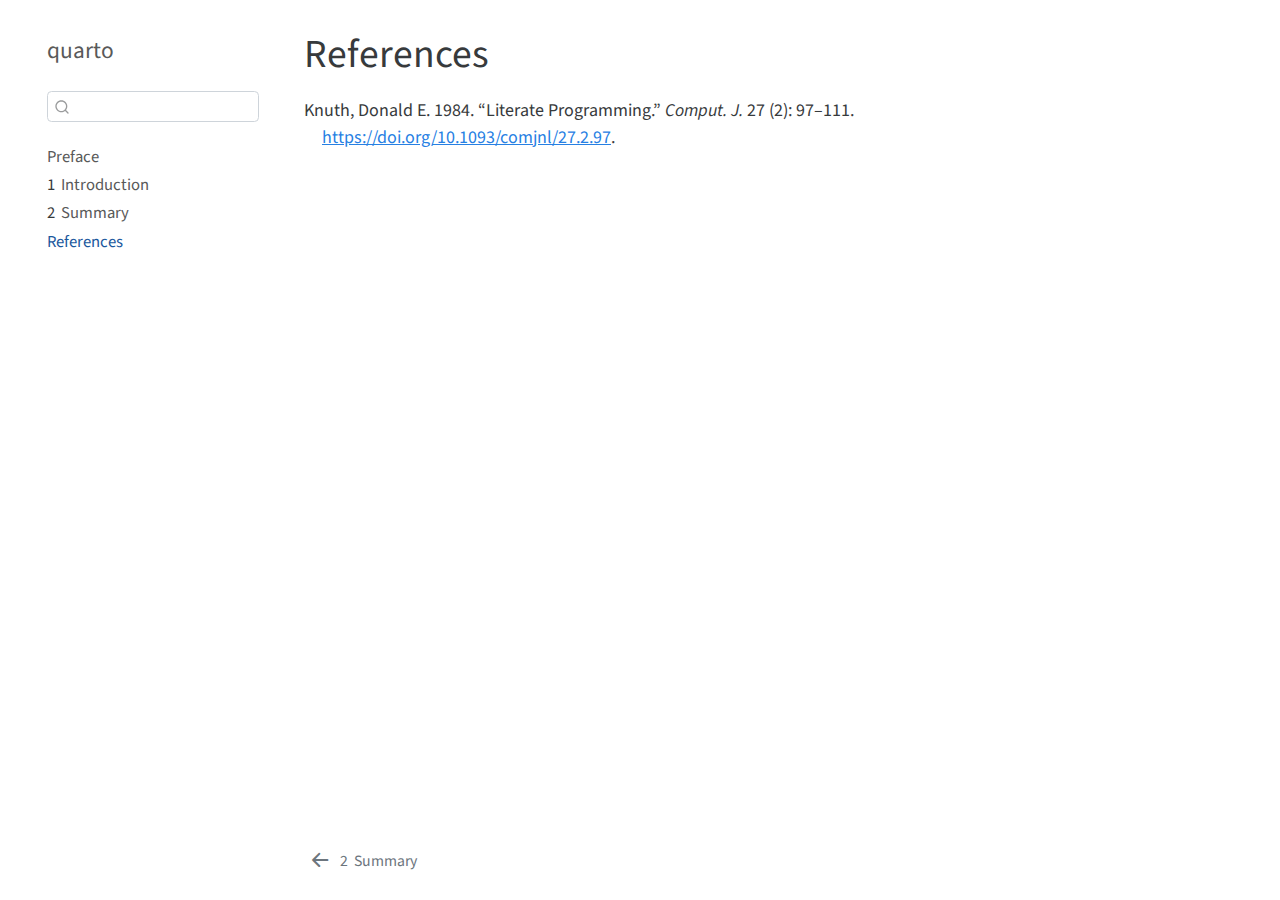
<file: _book/references.html>
<!DOCTYPE html>
<html xmlns="http://www.w3.org/1999/xhtml" lang="en" xml:lang="en"><head>

<meta charset="utf-8">
<meta name="generator" content="quarto-1.1.251">

<meta name="viewport" content="width=device-width, initial-scale=1.0, user-scalable=yes">


<title>quarto - References</title>
<style>
code{white-space: pre-wrap;}
span.smallcaps{font-variant: small-caps;}
div.columns{display: flex; gap: min(4vw, 1.5em);}
div.column{flex: auto; overflow-x: auto;}
div.hanging-indent{margin-left: 1.5em; text-indent: -1.5em;}
ul.task-list{list-style: none;}
ul.task-list li input[type="checkbox"] {
  width: 0.8em;
  margin: 0 0.8em 0.2em -1.6em;
  vertical-align: middle;
}
div.csl-bib-body { }
div.csl-entry {
  clear: both;
}
.hanging div.csl-entry {
  margin-left:2em;
  text-indent:-2em;
}
div.csl-left-margin {
  min-width:2em;
  float:left;
}
div.csl-right-inline {
  margin-left:2em;
  padding-left:1em;
}
div.csl-indent {
  margin-left: 2em;
}
</style>


<script src="site_libs/quarto-nav/quarto-nav.js"></script>
<script src="site_libs/quarto-nav/headroom.min.js"></script>
<script src="site_libs/clipboard/clipboard.min.js"></script>
<script src="site_libs/quarto-search/autocomplete.umd.js"></script>
<script src="site_libs/quarto-search/fuse.min.js"></script>
<script src="site_libs/quarto-search/quarto-search.js"></script>
<meta name="quarto:offset" content="./">
<link href="./summary.html" rel="prev">
<script src="site_libs/quarto-html/quarto.js"></script>
<script src="site_libs/quarto-html/popper.min.js"></script>
<script src="site_libs/quarto-html/tippy.umd.min.js"></script>
<script src="site_libs/quarto-html/anchor.min.js"></script>
<link href="site_libs/quarto-html/tippy.css" rel="stylesheet">
<link href="site_libs/quarto-html/quarto-syntax-highlighting.css" rel="stylesheet" id="quarto-text-highlighting-styles">
<script src="site_libs/bootstrap/bootstrap.min.js"></script>
<link href="site_libs/bootstrap/bootstrap-icons.css" rel="stylesheet">
<link href="site_libs/bootstrap/bootstrap.min.css" rel="stylesheet" id="quarto-bootstrap" data-mode="light">
<script id="quarto-search-options" type="application/json">{
  "location": "sidebar",
  "copy-button": false,
  "collapse-after": 3,
  "panel-placement": "start",
  "type": "textbox",
  "limit": 20,
  "language": {
    "search-no-results-text": "No results",
    "search-matching-documents-text": "matching documents",
    "search-copy-link-title": "Copy link to search",
    "search-hide-matches-text": "Hide additional matches",
    "search-more-match-text": "more match in this document",
    "search-more-matches-text": "more matches in this document",
    "search-clear-button-title": "Clear",
    "search-detached-cancel-button-title": "Cancel",
    "search-submit-button-title": "Submit"
  }
}</script>


</head>

<body class="nav-sidebar floating">

<div id="quarto-search-results"></div>
  <header id="quarto-header" class="headroom fixed-top">
  <nav class="quarto-secondary-nav" data-bs-toggle="collapse" data-bs-target="#quarto-sidebar" aria-controls="quarto-sidebar" aria-expanded="false" aria-label="Toggle sidebar navigation" onclick="if (window.quartoToggleHeadroom) { window.quartoToggleHeadroom(); }">
    <div class="container-fluid d-flex justify-content-between">
      <h1 class="quarto-secondary-nav-title">References</h1>
      <button type="button" class="quarto-btn-toggle btn" aria-label="Show secondary navigation">
        <i class="bi bi-chevron-right"></i>
      </button>
    </div>
  </nav>
</header>
<!-- content -->
<div id="quarto-content" class="quarto-container page-columns page-rows-contents page-layout-article">
<!-- sidebar -->
  <nav id="quarto-sidebar" class="sidebar collapse sidebar-navigation floating overflow-auto">
    <div class="pt-lg-2 mt-2 text-left sidebar-header">
    <div class="sidebar-title mb-0 py-0">
      <a href="./">quarto</a> 
    </div>
      </div>
      <div class="mt-2 flex-shrink-0 align-items-center">
        <div class="sidebar-search">
        <div id="quarto-search" class="" title="Search"></div>
        </div>
      </div>
    <div class="sidebar-menu-container"> 
    <ul class="list-unstyled mt-1">
        <li class="sidebar-item">
  <div class="sidebar-item-container"> 
  <a href="./index.html" class="sidebar-item-text sidebar-link">Preface</a>
  </div>
</li>
        <li class="sidebar-item">
  <div class="sidebar-item-container"> 
  <a href="./intro.html" class="sidebar-item-text sidebar-link"><span class="chapter-number">1</span>&nbsp; <span class="chapter-title">Introduction</span></a>
  </div>
</li>
        <li class="sidebar-item">
  <div class="sidebar-item-container"> 
  <a href="./summary.html" class="sidebar-item-text sidebar-link"><span class="chapter-number">2</span>&nbsp; <span class="chapter-title">Summary</span></a>
  </div>
</li>
        <li class="sidebar-item">
  <div class="sidebar-item-container"> 
  <a href="./references.html" class="sidebar-item-text sidebar-link active">References</a>
  </div>
</li>
    </ul>
    </div>
</nav>
<!-- margin-sidebar -->
    <div id="quarto-margin-sidebar" class="sidebar margin-sidebar">
        
    </div>
<!-- main -->
<main class="content" id="quarto-document-content">

<header id="title-block-header" class="quarto-title-block default">
<div class="quarto-title">
<h1 class="title d-none d-lg-block">References</h1>
</div>



<div class="quarto-title-meta">

    
    
  </div>
  

</header>

<div id="refs" class="references csl-bib-body hanging-indent" role="doc-bibliography">
<div id="ref-knuth84" class="csl-entry" role="doc-biblioentry">
Knuth, Donald E. 1984. <span>“Literate Programming.”</span> <em>Comput.
J.</em> 27 (2): 97–111. <a href="https://doi.org/10.1093/comjnl/27.2.97">https://doi.org/10.1093/comjnl/27.2.97</a>.
</div>
</div>



</main> <!-- /main -->
<script id="quarto-html-after-body" type="application/javascript">
window.document.addEventListener("DOMContentLoaded", function (event) {
  const toggleBodyColorMode = (bsSheetEl) => {
    const mode = bsSheetEl.getAttribute("data-mode");
    const bodyEl = window.document.querySelector("body");
    if (mode === "dark") {
      bodyEl.classList.add("quarto-dark");
      bodyEl.classList.remove("quarto-light");
    } else {
      bodyEl.classList.add("quarto-light");
      bodyEl.classList.remove("quarto-dark");
    }
  }
  const toggleBodyColorPrimary = () => {
    const bsSheetEl = window.document.querySelector("link#quarto-bootstrap");
    if (bsSheetEl) {
      toggleBodyColorMode(bsSheetEl);
    }
  }
  toggleBodyColorPrimary();  
  const icon = "";
  const anchorJS = new window.AnchorJS();
  anchorJS.options = {
    placement: 'right',
    icon: icon
  };
  anchorJS.add('.anchored');
  const clipboard = new window.ClipboardJS('.code-copy-button', {
    target: function(trigger) {
      return trigger.previousElementSibling;
    }
  });
  clipboard.on('success', function(e) {
    // button target
    const button = e.trigger;
    // don't keep focus
    button.blur();
    // flash "checked"
    button.classList.add('code-copy-button-checked');
    var currentTitle = button.getAttribute("title");
    button.setAttribute("title", "Copied!");
    setTimeout(function() {
      button.setAttribute("title", currentTitle);
      button.classList.remove('code-copy-button-checked');
    }, 1000);
    // clear code selection
    e.clearSelection();
  });
  function tippyHover(el, contentFn) {
    const config = {
      allowHTML: true,
      content: contentFn,
      maxWidth: 500,
      delay: 100,
      arrow: false,
      appendTo: function(el) {
          return el.parentElement;
      },
      interactive: true,
      interactiveBorder: 10,
      theme: 'quarto',
      placement: 'bottom-start'
    };
    window.tippy(el, config); 
  }
  const noterefs = window.document.querySelectorAll('a[role="doc-noteref"]');
  for (var i=0; i<noterefs.length; i++) {
    const ref = noterefs[i];
    tippyHover(ref, function() {
      // use id or data attribute instead here
      let href = ref.getAttribute('data-footnote-href') || ref.getAttribute('href');
      try { href = new URL(href).hash; } catch {}
      const id = href.replace(/^#\/?/, "");
      const note = window.document.getElementById(id);
      return note.innerHTML;
    });
  }
  var bibliorefs = window.document.querySelectorAll('a[role="doc-biblioref"]');
  for (var i=0; i<bibliorefs.length; i++) {
    const ref = bibliorefs[i];
    const cites = ref.parentNode.getAttribute('data-cites').split(' ');
    tippyHover(ref, function() {
      var popup = window.document.createElement('div');
      cites.forEach(function(cite) {
        var citeDiv = window.document.createElement('div');
        citeDiv.classList.add('hanging-indent');
        citeDiv.classList.add('csl-entry');
        var biblioDiv = window.document.getElementById('ref-' + cite);
        if (biblioDiv) {
          citeDiv.innerHTML = biblioDiv.innerHTML;
        }
        popup.appendChild(citeDiv);
      });
      return popup.innerHTML;
    });
  }
});
</script>
<nav class="page-navigation">
  <div class="nav-page nav-page-previous">
      <a href="./summary.html" class="pagination-link">
        <i class="bi bi-arrow-left-short"></i> <span class="nav-page-text"><span class="chapter-number">2</span>&nbsp; <span class="chapter-title">Summary</span></span>
      </a>          
  </div>
  <div class="nav-page nav-page-next">
  </div>
</nav>
</div> <!-- /content -->



</body></html>
</file>
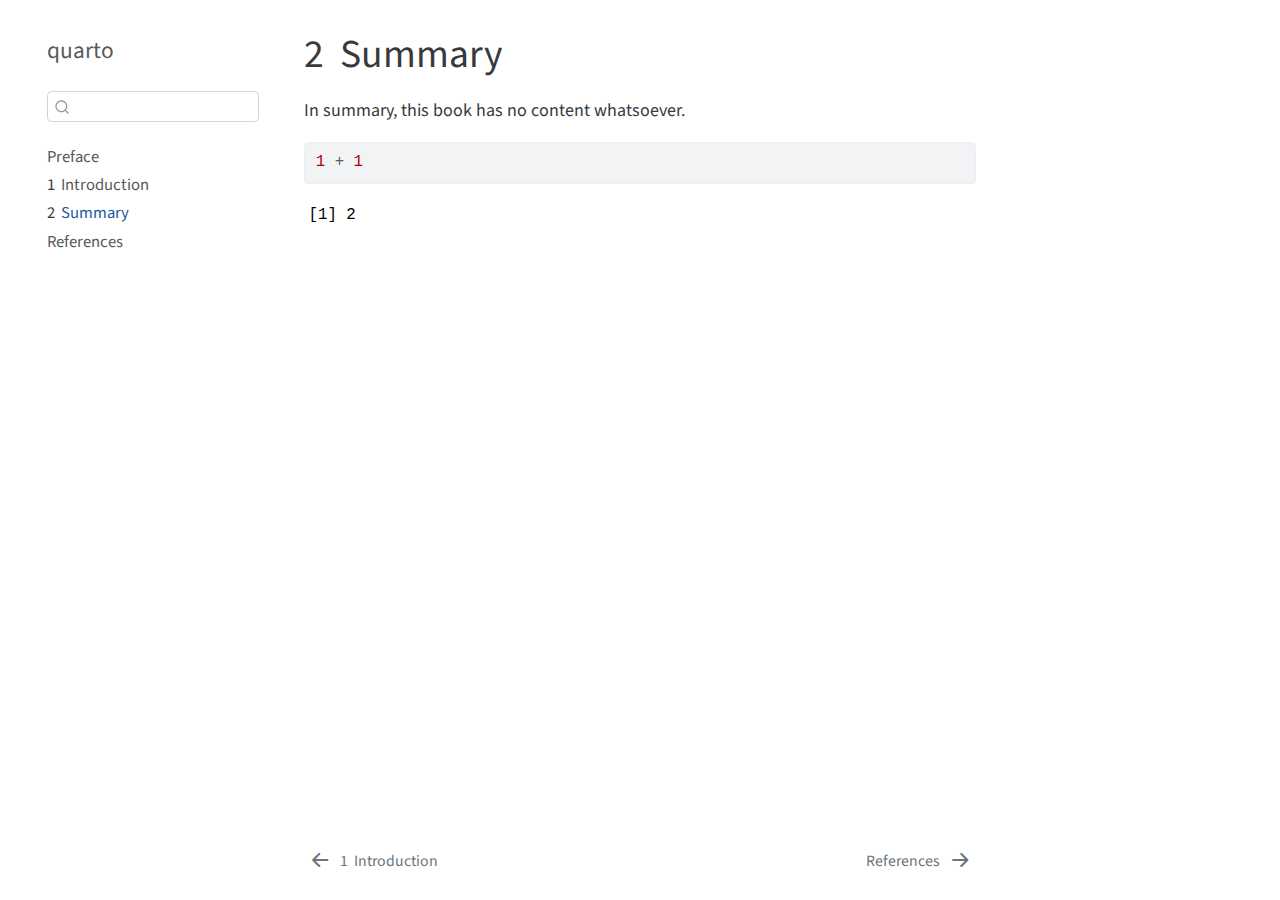
<file: _book/summary.html>
<!DOCTYPE html>
<html xmlns="http://www.w3.org/1999/xhtml" lang="en" xml:lang="en"><head>

<meta charset="utf-8">
<meta name="generator" content="quarto-1.1.251">

<meta name="viewport" content="width=device-width, initial-scale=1.0, user-scalable=yes">


<title>quarto - 2&nbsp; Summary</title>
<style>
code{white-space: pre-wrap;}
span.smallcaps{font-variant: small-caps;}
div.columns{display: flex; gap: min(4vw, 1.5em);}
div.column{flex: auto; overflow-x: auto;}
div.hanging-indent{margin-left: 1.5em; text-indent: -1.5em;}
ul.task-list{list-style: none;}
ul.task-list li input[type="checkbox"] {
  width: 0.8em;
  margin: 0 0.8em 0.2em -1.6em;
  vertical-align: middle;
}
pre > code.sourceCode { white-space: pre; position: relative; }
pre > code.sourceCode > span { display: inline-block; line-height: 1.25; }
pre > code.sourceCode > span:empty { height: 1.2em; }
.sourceCode { overflow: visible; }
code.sourceCode > span { color: inherit; text-decoration: inherit; }
div.sourceCode { margin: 1em 0; }
pre.sourceCode { margin: 0; }
@media screen {
div.sourceCode { overflow: auto; }
}
@media print {
pre > code.sourceCode { white-space: pre-wrap; }
pre > code.sourceCode > span { text-indent: -5em; padding-left: 5em; }
}
pre.numberSource code
  { counter-reset: source-line 0; }
pre.numberSource code > span
  { position: relative; left: -4em; counter-increment: source-line; }
pre.numberSource code > span > a:first-child::before
  { content: counter(source-line);
    position: relative; left: -1em; text-align: right; vertical-align: baseline;
    border: none; display: inline-block;
    -webkit-touch-callout: none; -webkit-user-select: none;
    -khtml-user-select: none; -moz-user-select: none;
    -ms-user-select: none; user-select: none;
    padding: 0 4px; width: 4em;
    color: #aaaaaa;
  }
pre.numberSource { margin-left: 3em; border-left: 1px solid #aaaaaa;  padding-left: 4px; }
div.sourceCode
  {   }
@media screen {
pre > code.sourceCode > span > a:first-child::before { text-decoration: underline; }
}
code span.al { color: #ff0000; font-weight: bold; } /* Alert */
code span.an { color: #60a0b0; font-weight: bold; font-style: italic; } /* Annotation */
code span.at { color: #7d9029; } /* Attribute */
code span.bn { color: #40a070; } /* BaseN */
code span.bu { color: #008000; } /* BuiltIn */
code span.cf { color: #007020; font-weight: bold; } /* ControlFlow */
code span.ch { color: #4070a0; } /* Char */
code span.cn { color: #880000; } /* Constant */
code span.co { color: #60a0b0; font-style: italic; } /* Comment */
code span.cv { color: #60a0b0; font-weight: bold; font-style: italic; } /* CommentVar */
code span.do { color: #ba2121; font-style: italic; } /* Documentation */
code span.dt { color: #902000; } /* DataType */
code span.dv { color: #40a070; } /* DecVal */
code span.er { color: #ff0000; font-weight: bold; } /* Error */
code span.ex { } /* Extension */
code span.fl { color: #40a070; } /* Float */
code span.fu { color: #06287e; } /* Function */
code span.im { color: #008000; font-weight: bold; } /* Import */
code span.in { color: #60a0b0; font-weight: bold; font-style: italic; } /* Information */
code span.kw { color: #007020; font-weight: bold; } /* Keyword */
code span.op { color: #666666; } /* Operator */
code span.ot { color: #007020; } /* Other */
code span.pp { color: #bc7a00; } /* Preprocessor */
code span.sc { color: #4070a0; } /* SpecialChar */
code span.ss { color: #bb6688; } /* SpecialString */
code span.st { color: #4070a0; } /* String */
code span.va { color: #19177c; } /* Variable */
code span.vs { color: #4070a0; } /* VerbatimString */
code span.wa { color: #60a0b0; font-weight: bold; font-style: italic; } /* Warning */
</style>


<script src="site_libs/quarto-nav/quarto-nav.js"></script>
<script src="site_libs/quarto-nav/headroom.min.js"></script>
<script src="site_libs/clipboard/clipboard.min.js"></script>
<script src="site_libs/quarto-search/autocomplete.umd.js"></script>
<script src="site_libs/quarto-search/fuse.min.js"></script>
<script src="site_libs/quarto-search/quarto-search.js"></script>
<meta name="quarto:offset" content="./">
<link href="./references.html" rel="next">
<link href="./intro.html" rel="prev">
<script src="site_libs/quarto-html/quarto.js"></script>
<script src="site_libs/quarto-html/popper.min.js"></script>
<script src="site_libs/quarto-html/tippy.umd.min.js"></script>
<script src="site_libs/quarto-html/anchor.min.js"></script>
<link href="site_libs/quarto-html/tippy.css" rel="stylesheet">
<link href="site_libs/quarto-html/quarto-syntax-highlighting.css" rel="stylesheet" id="quarto-text-highlighting-styles">
<script src="site_libs/bootstrap/bootstrap.min.js"></script>
<link href="site_libs/bootstrap/bootstrap-icons.css" rel="stylesheet">
<link href="site_libs/bootstrap/bootstrap.min.css" rel="stylesheet" id="quarto-bootstrap" data-mode="light">
<script id="quarto-search-options" type="application/json">{
  "location": "sidebar",
  "copy-button": false,
  "collapse-after": 3,
  "panel-placement": "start",
  "type": "textbox",
  "limit": 20,
  "language": {
    "search-no-results-text": "No results",
    "search-matching-documents-text": "matching documents",
    "search-copy-link-title": "Copy link to search",
    "search-hide-matches-text": "Hide additional matches",
    "search-more-match-text": "more match in this document",
    "search-more-matches-text": "more matches in this document",
    "search-clear-button-title": "Clear",
    "search-detached-cancel-button-title": "Cancel",
    "search-submit-button-title": "Submit"
  }
}</script>


</head>

<body class="nav-sidebar floating">

<div id="quarto-search-results"></div>
  <header id="quarto-header" class="headroom fixed-top">
  <nav class="quarto-secondary-nav" data-bs-toggle="collapse" data-bs-target="#quarto-sidebar" aria-controls="quarto-sidebar" aria-expanded="false" aria-label="Toggle sidebar navigation" onclick="if (window.quartoToggleHeadroom) { window.quartoToggleHeadroom(); }">
    <div class="container-fluid d-flex justify-content-between">
      <h1 class="quarto-secondary-nav-title"><span class="chapter-number">2</span>&nbsp; <span class="chapter-title">Summary</span></h1>
      <button type="button" class="quarto-btn-toggle btn" aria-label="Show secondary navigation">
        <i class="bi bi-chevron-right"></i>
      </button>
    </div>
  </nav>
</header>
<!-- content -->
<div id="quarto-content" class="quarto-container page-columns page-rows-contents page-layout-article">
<!-- sidebar -->
  <nav id="quarto-sidebar" class="sidebar collapse sidebar-navigation floating overflow-auto">
    <div class="pt-lg-2 mt-2 text-left sidebar-header">
    <div class="sidebar-title mb-0 py-0">
      <a href="./">quarto</a> 
    </div>
      </div>
      <div class="mt-2 flex-shrink-0 align-items-center">
        <div class="sidebar-search">
        <div id="quarto-search" class="" title="Search"></div>
        </div>
      </div>
    <div class="sidebar-menu-container"> 
    <ul class="list-unstyled mt-1">
        <li class="sidebar-item">
  <div class="sidebar-item-container"> 
  <a href="./index.html" class="sidebar-item-text sidebar-link">Preface</a>
  </div>
</li>
        <li class="sidebar-item">
  <div class="sidebar-item-container"> 
  <a href="./intro.html" class="sidebar-item-text sidebar-link"><span class="chapter-number">1</span>&nbsp; <span class="chapter-title">Introduction</span></a>
  </div>
</li>
        <li class="sidebar-item">
  <div class="sidebar-item-container"> 
  <a href="./summary.html" class="sidebar-item-text sidebar-link active"><span class="chapter-number">2</span>&nbsp; <span class="chapter-title">Summary</span></a>
  </div>
</li>
        <li class="sidebar-item">
  <div class="sidebar-item-container"> 
  <a href="./references.html" class="sidebar-item-text sidebar-link">References</a>
  </div>
</li>
    </ul>
    </div>
</nav>
<!-- margin-sidebar -->
    <div id="quarto-margin-sidebar" class="sidebar margin-sidebar">
        
    </div>
<!-- main -->
<main class="content" id="quarto-document-content">

<header id="title-block-header" class="quarto-title-block default">
<div class="quarto-title">
<h1 class="title d-none d-lg-block"><span class="chapter-number">2</span>&nbsp; <span class="chapter-title">Summary</span></h1>
</div>



<div class="quarto-title-meta">

    
    
  </div>
  

</header>

<p>In summary, this book has no content whatsoever.</p>
<div class="cell">
<div class="sourceCode cell-code" id="cb1"><pre class="sourceCode r code-with-copy"><code class="sourceCode r"><span id="cb1-1"><a href="#cb1-1" aria-hidden="true" tabindex="-1"></a><span class="dv">1</span> <span class="sc">+</span> <span class="dv">1</span></span></code><button title="Copy to Clipboard" class="code-copy-button"><i class="bi"></i></button></pre></div>
<div class="cell-output cell-output-stdout">
<pre><code>[1] 2</code></pre>
</div>
</div>



</main> <!-- /main -->
<script id="quarto-html-after-body" type="application/javascript">
window.document.addEventListener("DOMContentLoaded", function (event) {
  const toggleBodyColorMode = (bsSheetEl) => {
    const mode = bsSheetEl.getAttribute("data-mode");
    const bodyEl = window.document.querySelector("body");
    if (mode === "dark") {
      bodyEl.classList.add("quarto-dark");
      bodyEl.classList.remove("quarto-light");
    } else {
      bodyEl.classList.add("quarto-light");
      bodyEl.classList.remove("quarto-dark");
    }
  }
  const toggleBodyColorPrimary = () => {
    const bsSheetEl = window.document.querySelector("link#quarto-bootstrap");
    if (bsSheetEl) {
      toggleBodyColorMode(bsSheetEl);
    }
  }
  toggleBodyColorPrimary();  
  const icon = "";
  const anchorJS = new window.AnchorJS();
  anchorJS.options = {
    placement: 'right',
    icon: icon
  };
  anchorJS.add('.anchored');
  const clipboard = new window.ClipboardJS('.code-copy-button', {
    target: function(trigger) {
      return trigger.previousElementSibling;
    }
  });
  clipboard.on('success', function(e) {
    // button target
    const button = e.trigger;
    // don't keep focus
    button.blur();
    // flash "checked"
    button.classList.add('code-copy-button-checked');
    var currentTitle = button.getAttribute("title");
    button.setAttribute("title", "Copied!");
    setTimeout(function() {
      button.setAttribute("title", currentTitle);
      button.classList.remove('code-copy-button-checked');
    }, 1000);
    // clear code selection
    e.clearSelection();
  });
  function tippyHover(el, contentFn) {
    const config = {
      allowHTML: true,
      content: contentFn,
      maxWidth: 500,
      delay: 100,
      arrow: false,
      appendTo: function(el) {
          return el.parentElement;
      },
      interactive: true,
      interactiveBorder: 10,
      theme: 'quarto',
      placement: 'bottom-start'
    };
    window.tippy(el, config); 
  }
  const noterefs = window.document.querySelectorAll('a[role="doc-noteref"]');
  for (var i=0; i<noterefs.length; i++) {
    const ref = noterefs[i];
    tippyHover(ref, function() {
      // use id or data attribute instead here
      let href = ref.getAttribute('data-footnote-href') || ref.getAttribute('href');
      try { href = new URL(href).hash; } catch {}
      const id = href.replace(/^#\/?/, "");
      const note = window.document.getElementById(id);
      return note.innerHTML;
    });
  }
  var bibliorefs = window.document.querySelectorAll('a[role="doc-biblioref"]');
  for (var i=0; i<bibliorefs.length; i++) {
    const ref = bibliorefs[i];
    const cites = ref.parentNode.getAttribute('data-cites').split(' ');
    tippyHover(ref, function() {
      var popup = window.document.createElement('div');
      cites.forEach(function(cite) {
        var citeDiv = window.document.createElement('div');
        citeDiv.classList.add('hanging-indent');
        citeDiv.classList.add('csl-entry');
        var biblioDiv = window.document.getElementById('ref-' + cite);
        if (biblioDiv) {
          citeDiv.innerHTML = biblioDiv.innerHTML;
        }
        popup.appendChild(citeDiv);
      });
      return popup.innerHTML;
    });
  }
});
</script>
<nav class="page-navigation">
  <div class="nav-page nav-page-previous">
      <a href="./intro.html" class="pagination-link">
        <i class="bi bi-arrow-left-short"></i> <span class="nav-page-text"><span class="chapter-number">1</span>&nbsp; <span class="chapter-title">Introduction</span></span>
      </a>          
  </div>
  <div class="nav-page nav-page-next">
      <a href="./references.html" class="pagination-link">
        <span class="nav-page-text">References</span> <i class="bi bi-arrow-right-short"></i>
      </a>
  </div>
</nav>
</div> <!-- /content -->



</body></html>
</file>
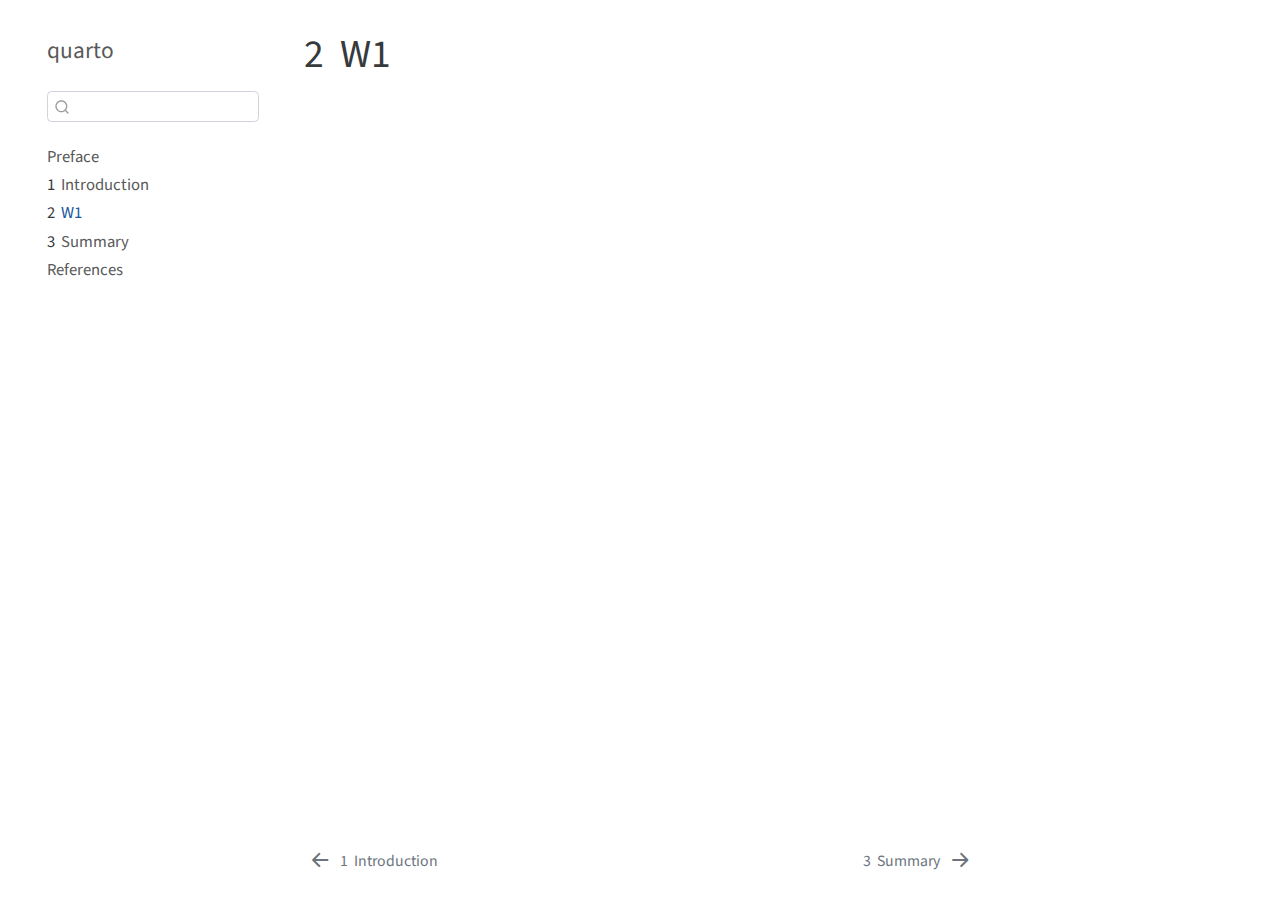
<file: _book/W1.html>
<!DOCTYPE html>
<html xmlns="http://www.w3.org/1999/xhtml" lang="en" xml:lang="en"><head>

<meta charset="utf-8">
<meta name="generator" content="quarto-1.1.251">

<meta name="viewport" content="width=device-width, initial-scale=1.0, user-scalable=yes">


<title>quarto - 2&nbsp; W1</title>
<style>
code{white-space: pre-wrap;}
span.smallcaps{font-variant: small-caps;}
div.columns{display: flex; gap: min(4vw, 1.5em);}
div.column{flex: auto; overflow-x: auto;}
div.hanging-indent{margin-left: 1.5em; text-indent: -1.5em;}
ul.task-list{list-style: none;}
ul.task-list li input[type="checkbox"] {
  width: 0.8em;
  margin: 0 0.8em 0.2em -1.6em;
  vertical-align: middle;
}
</style>


<script src="site_libs/quarto-nav/quarto-nav.js"></script>
<script src="site_libs/quarto-nav/headroom.min.js"></script>
<script src="site_libs/clipboard/clipboard.min.js"></script>
<script src="site_libs/quarto-search/autocomplete.umd.js"></script>
<script src="site_libs/quarto-search/fuse.min.js"></script>
<script src="site_libs/quarto-search/quarto-search.js"></script>
<meta name="quarto:offset" content="./">
<link href="./summary.html" rel="next">
<link href="./intro.html" rel="prev">
<script src="site_libs/quarto-html/quarto.js"></script>
<script src="site_libs/quarto-html/popper.min.js"></script>
<script src="site_libs/quarto-html/tippy.umd.min.js"></script>
<script src="site_libs/quarto-html/anchor.min.js"></script>
<link href="site_libs/quarto-html/tippy.css" rel="stylesheet">
<link href="site_libs/quarto-html/quarto-syntax-highlighting.css" rel="stylesheet" id="quarto-text-highlighting-styles">
<script src="site_libs/bootstrap/bootstrap.min.js"></script>
<link href="site_libs/bootstrap/bootstrap-icons.css" rel="stylesheet">
<link href="site_libs/bootstrap/bootstrap.min.css" rel="stylesheet" id="quarto-bootstrap" data-mode="light">
<script id="quarto-search-options" type="application/json">{
  "location": "sidebar",
  "copy-button": false,
  "collapse-after": 3,
  "panel-placement": "start",
  "type": "textbox",
  "limit": 20,
  "language": {
    "search-no-results-text": "No results",
    "search-matching-documents-text": "matching documents",
    "search-copy-link-title": "Copy link to search",
    "search-hide-matches-text": "Hide additional matches",
    "search-more-match-text": "more match in this document",
    "search-more-matches-text": "more matches in this document",
    "search-clear-button-title": "Clear",
    "search-detached-cancel-button-title": "Cancel",
    "search-submit-button-title": "Submit"
  }
}</script>


</head>

<body class="nav-sidebar floating">

<div id="quarto-search-results"></div>
  <header id="quarto-header" class="headroom fixed-top">
  <nav class="quarto-secondary-nav" data-bs-toggle="collapse" data-bs-target="#quarto-sidebar" aria-controls="quarto-sidebar" aria-expanded="false" aria-label="Toggle sidebar navigation" onclick="if (window.quartoToggleHeadroom) { window.quartoToggleHeadroom(); }">
    <div class="container-fluid d-flex justify-content-between">
      <h1 class="quarto-secondary-nav-title"><span class="chapter-number">2</span>&nbsp; <span class="chapter-title">W1</span></h1>
      <button type="button" class="quarto-btn-toggle btn" aria-label="Show secondary navigation">
        <i class="bi bi-chevron-right"></i>
      </button>
    </div>
  </nav>
</header>
<!-- content -->
<div id="quarto-content" class="quarto-container page-columns page-rows-contents page-layout-article">
<!-- sidebar -->
  <nav id="quarto-sidebar" class="sidebar collapse sidebar-navigation floating overflow-auto">
    <div class="pt-lg-2 mt-2 text-left sidebar-header">
    <div class="sidebar-title mb-0 py-0">
      <a href="./">quarto</a> 
    </div>
      </div>
      <div class="mt-2 flex-shrink-0 align-items-center">
        <div class="sidebar-search">
        <div id="quarto-search" class="" title="Search"></div>
        </div>
      </div>
    <div class="sidebar-menu-container"> 
    <ul class="list-unstyled mt-1">
        <li class="sidebar-item">
  <div class="sidebar-item-container"> 
  <a href="./index.html" class="sidebar-item-text sidebar-link">Preface</a>
  </div>
</li>
        <li class="sidebar-item">
  <div class="sidebar-item-container"> 
  <a href="./intro.html" class="sidebar-item-text sidebar-link"><span class="chapter-number">1</span>&nbsp; <span class="chapter-title">Introduction</span></a>
  </div>
</li>
        <li class="sidebar-item">
  <div class="sidebar-item-container"> 
  <a href="./W1.html" class="sidebar-item-text sidebar-link active"><span class="chapter-number">2</span>&nbsp; <span class="chapter-title">W1</span></a>
  </div>
</li>
        <li class="sidebar-item">
  <div class="sidebar-item-container"> 
  <a href="./summary.html" class="sidebar-item-text sidebar-link"><span class="chapter-number">3</span>&nbsp; <span class="chapter-title">Summary</span></a>
  </div>
</li>
        <li class="sidebar-item">
  <div class="sidebar-item-container"> 
  <a href="./references.html" class="sidebar-item-text sidebar-link">References</a>
  </div>
</li>
    </ul>
    </div>
</nav>
<!-- margin-sidebar -->
    <div id="quarto-margin-sidebar" class="sidebar margin-sidebar">
        
    </div>
<!-- main -->
<main class="content" id="quarto-document-content">

<header id="title-block-header" class="quarto-title-block default">
<div class="quarto-title">
<h1 class="title d-none d-lg-block"><span class="chapter-number">2</span>&nbsp; <span class="chapter-title">W1</span></h1>
</div>



<div class="quarto-title-meta">

    
    
  </div>
  

</header>




</main> <!-- /main -->
<script id="quarto-html-after-body" type="application/javascript">
window.document.addEventListener("DOMContentLoaded", function (event) {
  const toggleBodyColorMode = (bsSheetEl) => {
    const mode = bsSheetEl.getAttribute("data-mode");
    const bodyEl = window.document.querySelector("body");
    if (mode === "dark") {
      bodyEl.classList.add("quarto-dark");
      bodyEl.classList.remove("quarto-light");
    } else {
      bodyEl.classList.add("quarto-light");
      bodyEl.classList.remove("quarto-dark");
    }
  }
  const toggleBodyColorPrimary = () => {
    const bsSheetEl = window.document.querySelector("link#quarto-bootstrap");
    if (bsSheetEl) {
      toggleBodyColorMode(bsSheetEl);
    }
  }
  toggleBodyColorPrimary();  
  const icon = "";
  const anchorJS = new window.AnchorJS();
  anchorJS.options = {
    placement: 'right',
    icon: icon
  };
  anchorJS.add('.anchored');
  const clipboard = new window.ClipboardJS('.code-copy-button', {
    target: function(trigger) {
      return trigger.previousElementSibling;
    }
  });
  clipboard.on('success', function(e) {
    // button target
    const button = e.trigger;
    // don't keep focus
    button.blur();
    // flash "checked"
    button.classList.add('code-copy-button-checked');
    var currentTitle = button.getAttribute("title");
    button.setAttribute("title", "Copied!");
    setTimeout(function() {
      button.setAttribute("title", currentTitle);
      button.classList.remove('code-copy-button-checked');
    }, 1000);
    // clear code selection
    e.clearSelection();
  });
  function tippyHover(el, contentFn) {
    const config = {
      allowHTML: true,
      content: contentFn,
      maxWidth: 500,
      delay: 100,
      arrow: false,
      appendTo: function(el) {
          return el.parentElement;
      },
      interactive: true,
      interactiveBorder: 10,
      theme: 'quarto',
      placement: 'bottom-start'
    };
    window.tippy(el, config); 
  }
  const noterefs = window.document.querySelectorAll('a[role="doc-noteref"]');
  for (var i=0; i<noterefs.length; i++) {
    const ref = noterefs[i];
    tippyHover(ref, function() {
      // use id or data attribute instead here
      let href = ref.getAttribute('data-footnote-href') || ref.getAttribute('href');
      try { href = new URL(href).hash; } catch {}
      const id = href.replace(/^#\/?/, "");
      const note = window.document.getElementById(id);
      return note.innerHTML;
    });
  }
  var bibliorefs = window.document.querySelectorAll('a[role="doc-biblioref"]');
  for (var i=0; i<bibliorefs.length; i++) {
    const ref = bibliorefs[i];
    const cites = ref.parentNode.getAttribute('data-cites').split(' ');
    tippyHover(ref, function() {
      var popup = window.document.createElement('div');
      cites.forEach(function(cite) {
        var citeDiv = window.document.createElement('div');
        citeDiv.classList.add('hanging-indent');
        citeDiv.classList.add('csl-entry');
        var biblioDiv = window.document.getElementById('ref-' + cite);
        if (biblioDiv) {
          citeDiv.innerHTML = biblioDiv.innerHTML;
        }
        popup.appendChild(citeDiv);
      });
      return popup.innerHTML;
    });
  }
});
</script>
<nav class="page-navigation">
  <div class="nav-page nav-page-previous">
      <a href="./intro.html" class="pagination-link">
        <i class="bi bi-arrow-left-short"></i> <span class="nav-page-text"><span class="chapter-number">1</span>&nbsp; <span class="chapter-title">Introduction</span></span>
      </a>          
  </div>
  <div class="nav-page nav-page-next">
      <a href="./summary.html" class="pagination-link">
        <span class="nav-page-text"><span class="chapter-number">3</span>&nbsp; <span class="chapter-title">Summary</span></span> <i class="bi bi-arrow-right-short"></i>
      </a>
  </div>
</nav>
</div> <!-- /content -->



</body></html>
</file>
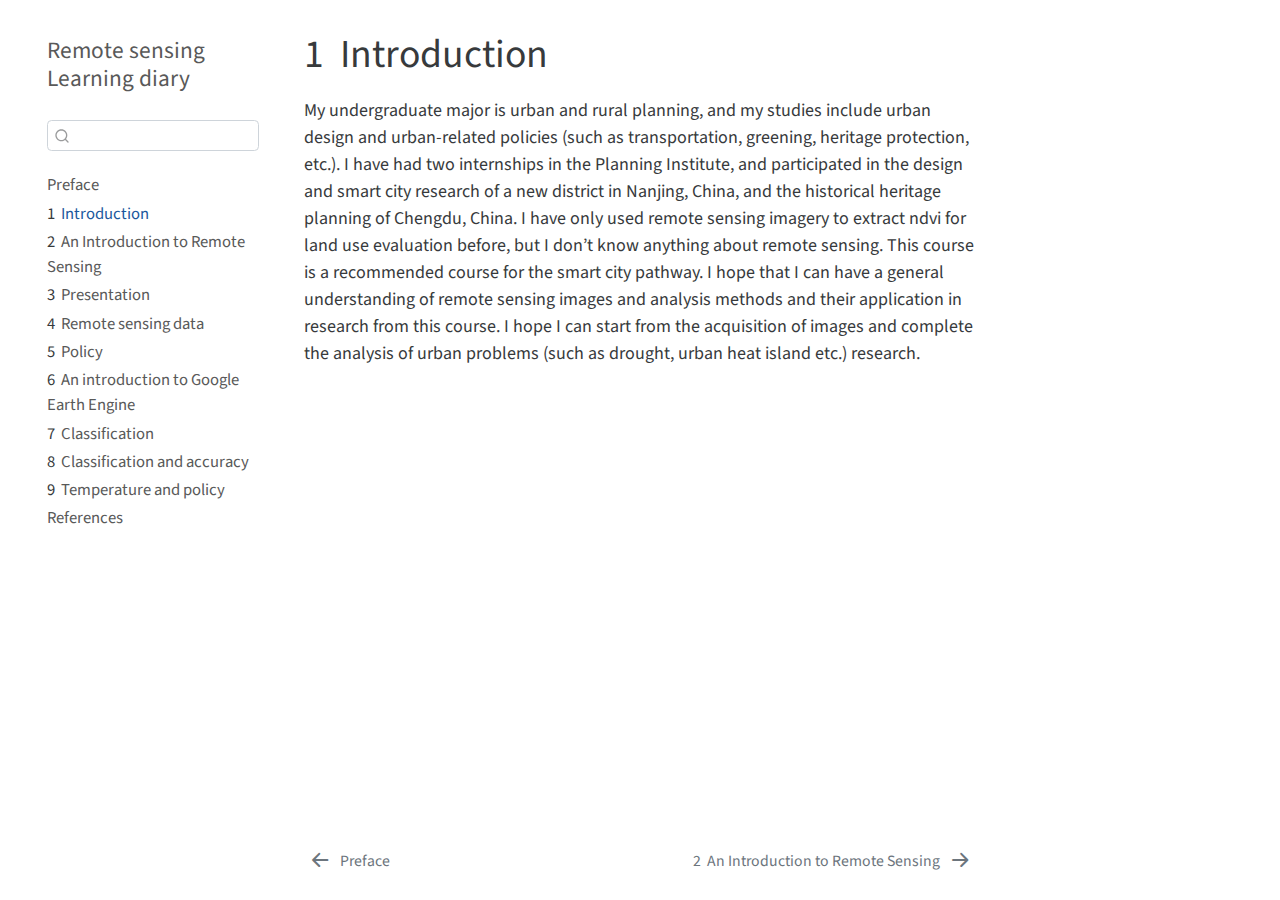
<file: docs/intro.html>
<!DOCTYPE html>
<html xmlns="http://www.w3.org/1999/xhtml" lang="en" xml:lang="en"><head>

<meta charset="utf-8">
<meta name="generator" content="quarto-1.1.251">

<meta name="viewport" content="width=device-width, initial-scale=1.0, user-scalable=yes">


<title>Remote sensing Learning diary - 1&nbsp; Introduction</title>
<style>
code{white-space: pre-wrap;}
span.smallcaps{font-variant: small-caps;}
div.columns{display: flex; gap: min(4vw, 1.5em);}
div.column{flex: auto; overflow-x: auto;}
div.hanging-indent{margin-left: 1.5em; text-indent: -1.5em;}
ul.task-list{list-style: none;}
ul.task-list li input[type="checkbox"] {
  width: 0.8em;
  margin: 0 0.8em 0.2em -1.6em;
  vertical-align: middle;
}
</style>


<script src="site_libs/quarto-nav/quarto-nav.js"></script>
<script src="site_libs/quarto-nav/headroom.min.js"></script>
<script src="site_libs/clipboard/clipboard.min.js"></script>
<script src="site_libs/quarto-search/autocomplete.umd.js"></script>
<script src="site_libs/quarto-search/fuse.min.js"></script>
<script src="site_libs/quarto-search/quarto-search.js"></script>
<meta name="quarto:offset" content="./">
<link href="./W1.html" rel="next">
<link href="./index.html" rel="prev">
<script src="site_libs/quarto-html/quarto.js"></script>
<script src="site_libs/quarto-html/popper.min.js"></script>
<script src="site_libs/quarto-html/tippy.umd.min.js"></script>
<script src="site_libs/quarto-html/anchor.min.js"></script>
<link href="site_libs/quarto-html/tippy.css" rel="stylesheet">
<link href="site_libs/quarto-html/quarto-syntax-highlighting.css" rel="stylesheet" id="quarto-text-highlighting-styles">
<script src="site_libs/bootstrap/bootstrap.min.js"></script>
<link href="site_libs/bootstrap/bootstrap-icons.css" rel="stylesheet">
<link href="site_libs/bootstrap/bootstrap.min.css" rel="stylesheet" id="quarto-bootstrap" data-mode="light">
<script id="quarto-search-options" type="application/json">{
  "location": "sidebar",
  "copy-button": false,
  "collapse-after": 3,
  "panel-placement": "start",
  "type": "textbox",
  "limit": 20,
  "language": {
    "search-no-results-text": "No results",
    "search-matching-documents-text": "matching documents",
    "search-copy-link-title": "Copy link to search",
    "search-hide-matches-text": "Hide additional matches",
    "search-more-match-text": "more match in this document",
    "search-more-matches-text": "more matches in this document",
    "search-clear-button-title": "Clear",
    "search-detached-cancel-button-title": "Cancel",
    "search-submit-button-title": "Submit"
  }
}</script>


</head>

<body class="nav-sidebar floating">

<div id="quarto-search-results"></div>
  <header id="quarto-header" class="headroom fixed-top">
  <nav class="quarto-secondary-nav" data-bs-toggle="collapse" data-bs-target="#quarto-sidebar" aria-controls="quarto-sidebar" aria-expanded="false" aria-label="Toggle sidebar navigation" onclick="if (window.quartoToggleHeadroom) { window.quartoToggleHeadroom(); }">
    <div class="container-fluid d-flex justify-content-between">
      <h1 class="quarto-secondary-nav-title"><span class="chapter-number">1</span>&nbsp; <span class="chapter-title">Introduction</span></h1>
      <button type="button" class="quarto-btn-toggle btn" aria-label="Show secondary navigation">
        <i class="bi bi-chevron-right"></i>
      </button>
    </div>
  </nav>
</header>
<!-- content -->
<div id="quarto-content" class="quarto-container page-columns page-rows-contents page-layout-article">
<!-- sidebar -->
  <nav id="quarto-sidebar" class="sidebar collapse sidebar-navigation floating overflow-auto">
    <div class="pt-lg-2 mt-2 text-left sidebar-header">
    <div class="sidebar-title mb-0 py-0">
      <a href="./">Remote sensing Learning diary</a> 
    </div>
      </div>
      <div class="mt-2 flex-shrink-0 align-items-center">
        <div class="sidebar-search">
        <div id="quarto-search" class="" title="Search"></div>
        </div>
      </div>
    <div class="sidebar-menu-container"> 
    <ul class="list-unstyled mt-1">
        <li class="sidebar-item">
  <div class="sidebar-item-container"> 
  <a href="./index.html" class="sidebar-item-text sidebar-link">Preface</a>
  </div>
</li>
        <li class="sidebar-item">
  <div class="sidebar-item-container"> 
  <a href="./intro.html" class="sidebar-item-text sidebar-link active"><span class="chapter-number">1</span>&nbsp; <span class="chapter-title">Introduction</span></a>
  </div>
</li>
        <li class="sidebar-item">
  <div class="sidebar-item-container"> 
  <a href="./W1.html" class="sidebar-item-text sidebar-link"><span class="chapter-number">2</span>&nbsp; <span class="chapter-title">An Introduction to Remote Sensing</span></a>
  </div>
</li>
        <li class="sidebar-item">
  <div class="sidebar-item-container"> 
  <a href="./W2.html" class="sidebar-item-text sidebar-link"><span class="chapter-number">3</span>&nbsp; <span class="chapter-title">Presentation</span></a>
  </div>
</li>
        <li class="sidebar-item">
  <div class="sidebar-item-container"> 
  <a href="./W3.html" class="sidebar-item-text sidebar-link"><span class="chapter-number">4</span>&nbsp; <span class="chapter-title">Remote sensing data</span></a>
  </div>
</li>
        <li class="sidebar-item">
  <div class="sidebar-item-container"> 
  <a href="./W4.html" class="sidebar-item-text sidebar-link"><span class="chapter-number">5</span>&nbsp; <span class="chapter-title">Policy</span></a>
  </div>
</li>
        <li class="sidebar-item">
  <div class="sidebar-item-container"> 
  <a href="./W5.html" class="sidebar-item-text sidebar-link"><span class="chapter-number">6</span>&nbsp; <span class="chapter-title">An introduction to Google Earth Engine</span></a>
  </div>
</li>
        <li class="sidebar-item">
  <div class="sidebar-item-container"> 
  <a href="./W6.html" class="sidebar-item-text sidebar-link"><span class="chapter-number">7</span>&nbsp; <span class="chapter-title">Classification</span></a>
  </div>
</li>
        <li class="sidebar-item">
  <div class="sidebar-item-container"> 
  <a href="./W7.html" class="sidebar-item-text sidebar-link"><span class="chapter-number">8</span>&nbsp; <span class="chapter-title">Classification and accuracy</span></a>
  </div>
</li>
        <li class="sidebar-item">
  <div class="sidebar-item-container"> 
  <a href="./W8.html" class="sidebar-item-text sidebar-link"><span class="chapter-number">9</span>&nbsp; <span class="chapter-title">Temperature and policy</span></a>
  </div>
</li>
        <li class="sidebar-item">
  <div class="sidebar-item-container"> 
  <a href="./references.html" class="sidebar-item-text sidebar-link">References</a>
  </div>
</li>
    </ul>
    </div>
</nav>
<!-- margin-sidebar -->
    <div id="quarto-margin-sidebar" class="sidebar margin-sidebar">
        
    </div>
<!-- main -->
<main class="content" id="quarto-document-content">

<header id="title-block-header" class="quarto-title-block default">
<div class="quarto-title">
<h1 class="title"><span id="sec-introduction" class="quarto-section-identifier d-none d-lg-block"><span class="chapter-number">1</span>&nbsp; <span class="chapter-title">Introduction</span></span></h1>
</div>



<div class="quarto-title-meta">

    
    
  </div>
  

</header>

<p>My undergraduate major is urban and rural planning, and my studies include urban design and urban-related policies (such as transportation, greening, heritage protection, etc.). I have had two internships in the Planning Institute, and participated in the design and smart city research of a new district in Nanjing, China, and the historical heritage planning of Chengdu, China. I have only used remote sensing imagery to extract ndvi for land use evaluation before, but I don’t know anything about remote sensing. This course is a recommended course for the smart city pathway. I hope that I can have a general understanding of remote sensing images and analysis methods and their application in research from this course. I hope I can start from the acquisition of images and complete the analysis of urban problems (such as drought, urban heat island etc.) research.</p>



</main> <!-- /main -->
<script id="quarto-html-after-body" type="application/javascript">
window.document.addEventListener("DOMContentLoaded", function (event) {
  const toggleBodyColorMode = (bsSheetEl) => {
    const mode = bsSheetEl.getAttribute("data-mode");
    const bodyEl = window.document.querySelector("body");
    if (mode === "dark") {
      bodyEl.classList.add("quarto-dark");
      bodyEl.classList.remove("quarto-light");
    } else {
      bodyEl.classList.add("quarto-light");
      bodyEl.classList.remove("quarto-dark");
    }
  }
  const toggleBodyColorPrimary = () => {
    const bsSheetEl = window.document.querySelector("link#quarto-bootstrap");
    if (bsSheetEl) {
      toggleBodyColorMode(bsSheetEl);
    }
  }
  toggleBodyColorPrimary();  
  const icon = "";
  const anchorJS = new window.AnchorJS();
  anchorJS.options = {
    placement: 'right',
    icon: icon
  };
  anchorJS.add('.anchored');
  const clipboard = new window.ClipboardJS('.code-copy-button', {
    target: function(trigger) {
      return trigger.previousElementSibling;
    }
  });
  clipboard.on('success', function(e) {
    // button target
    const button = e.trigger;
    // don't keep focus
    button.blur();
    // flash "checked"
    button.classList.add('code-copy-button-checked');
    var currentTitle = button.getAttribute("title");
    button.setAttribute("title", "Copied!");
    setTimeout(function() {
      button.setAttribute("title", currentTitle);
      button.classList.remove('code-copy-button-checked');
    }, 1000);
    // clear code selection
    e.clearSelection();
  });
  function tippyHover(el, contentFn) {
    const config = {
      allowHTML: true,
      content: contentFn,
      maxWidth: 500,
      delay: 100,
      arrow: false,
      appendTo: function(el) {
          return el.parentElement;
      },
      interactive: true,
      interactiveBorder: 10,
      theme: 'quarto',
      placement: 'bottom-start'
    };
    window.tippy(el, config); 
  }
  const noterefs = window.document.querySelectorAll('a[role="doc-noteref"]');
  for (var i=0; i<noterefs.length; i++) {
    const ref = noterefs[i];
    tippyHover(ref, function() {
      // use id or data attribute instead here
      let href = ref.getAttribute('data-footnote-href') || ref.getAttribute('href');
      try { href = new URL(href).hash; } catch {}
      const id = href.replace(/^#\/?/, "");
      const note = window.document.getElementById(id);
      return note.innerHTML;
    });
  }
  var bibliorefs = window.document.querySelectorAll('a[role="doc-biblioref"]');
  for (var i=0; i<bibliorefs.length; i++) {
    const ref = bibliorefs[i];
    const cites = ref.parentNode.getAttribute('data-cites').split(' ');
    tippyHover(ref, function() {
      var popup = window.document.createElement('div');
      cites.forEach(function(cite) {
        var citeDiv = window.document.createElement('div');
        citeDiv.classList.add('hanging-indent');
        citeDiv.classList.add('csl-entry');
        var biblioDiv = window.document.getElementById('ref-' + cite);
        if (biblioDiv) {
          citeDiv.innerHTML = biblioDiv.innerHTML;
        }
        popup.appendChild(citeDiv);
      });
      return popup.innerHTML;
    });
  }
});
</script>
<nav class="page-navigation">
  <div class="nav-page nav-page-previous">
      <a href="./index.html" class="pagination-link">
        <i class="bi bi-arrow-left-short"></i> <span class="nav-page-text">Preface</span>
      </a>          
  </div>
  <div class="nav-page nav-page-next">
      <a href="./W1.html" class="pagination-link">
        <span class="nav-page-text"><span class="chapter-number">2</span>&nbsp; <span class="chapter-title">An Introduction to Remote Sensing</span></span> <i class="bi bi-arrow-right-short"></i>
      </a>
  </div>
</nav>
</div> <!-- /content -->



</body></html>
</file>
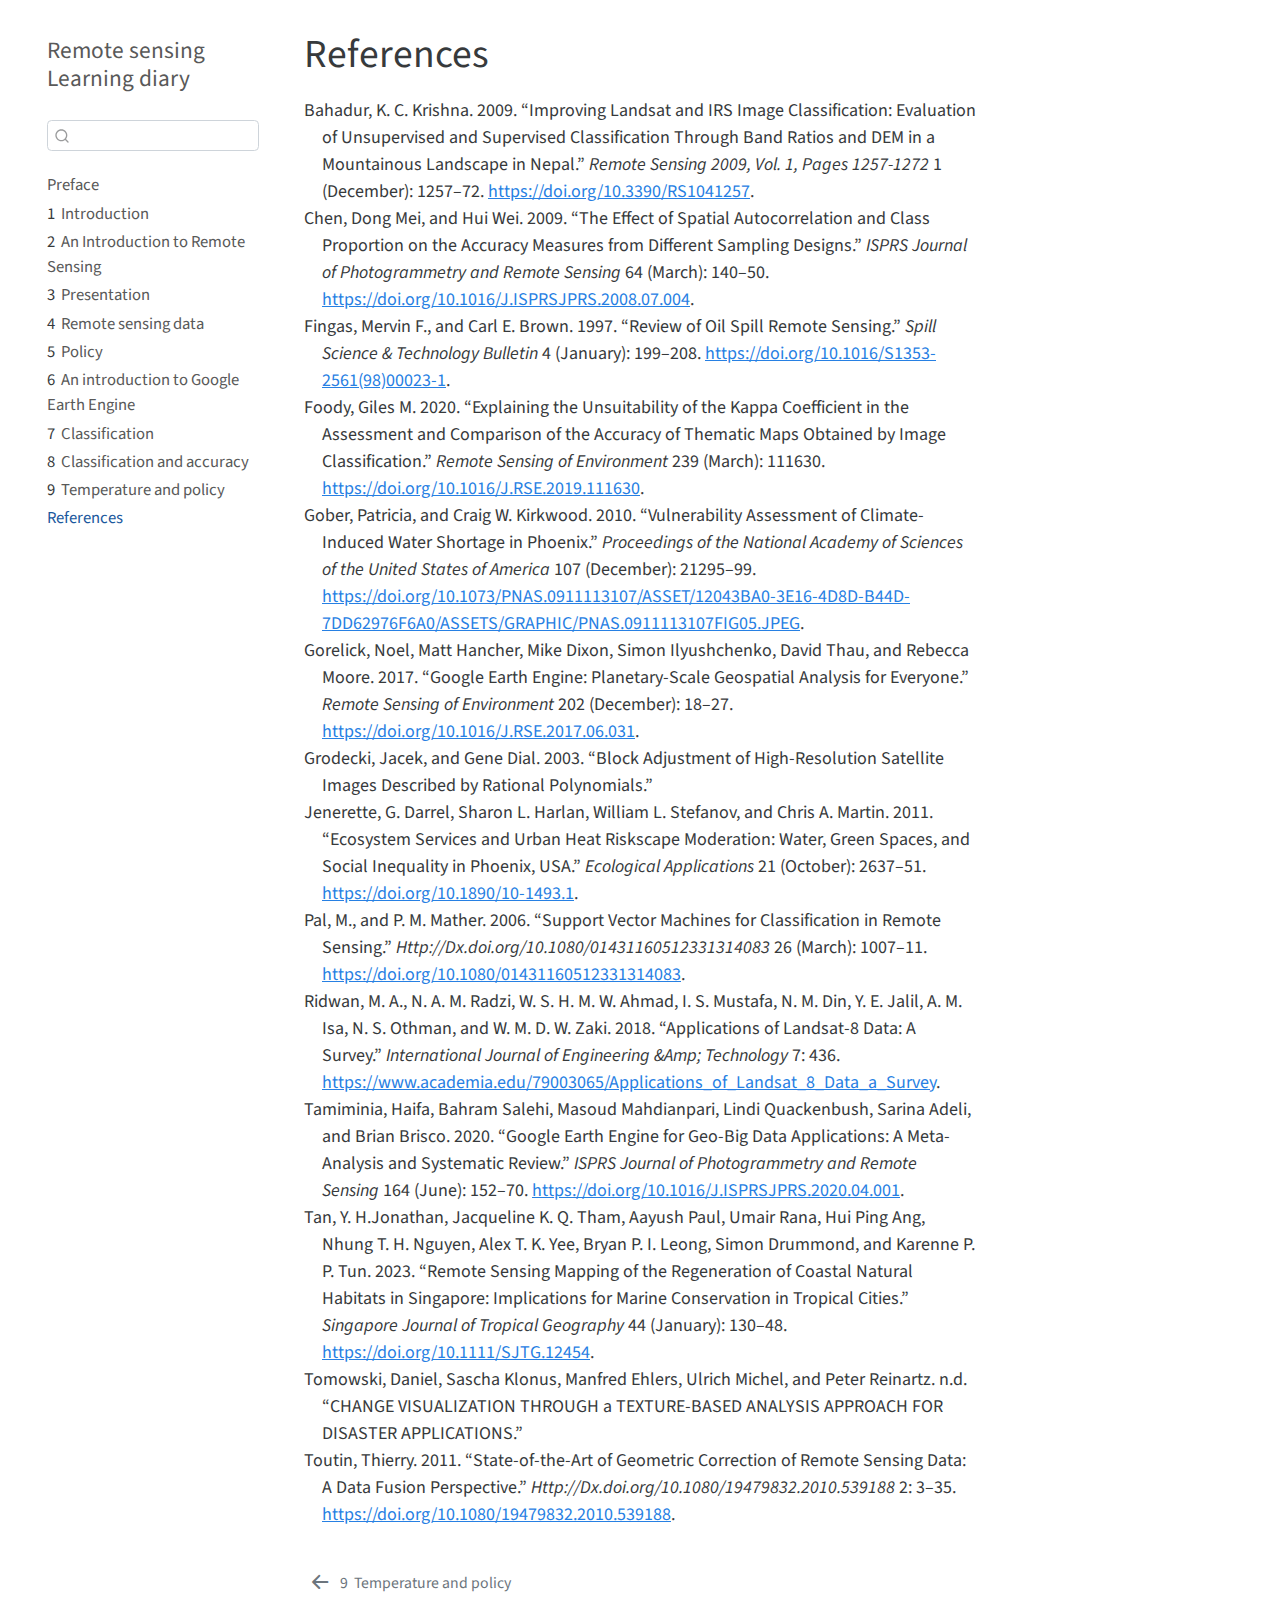
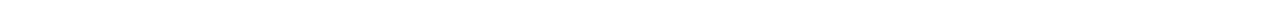
<file: docs/references.html>
<!DOCTYPE html>
<html xmlns="http://www.w3.org/1999/xhtml" lang="en" xml:lang="en"><head>

<meta charset="utf-8">
<meta name="generator" content="quarto-1.1.251">

<meta name="viewport" content="width=device-width, initial-scale=1.0, user-scalable=yes">


<title>Remote sensing Learning diary - References</title>
<style>
code{white-space: pre-wrap;}
span.smallcaps{font-variant: small-caps;}
div.columns{display: flex; gap: min(4vw, 1.5em);}
div.column{flex: auto; overflow-x: auto;}
div.hanging-indent{margin-left: 1.5em; text-indent: -1.5em;}
ul.task-list{list-style: none;}
ul.task-list li input[type="checkbox"] {
  width: 0.8em;
  margin: 0 0.8em 0.2em -1.6em;
  vertical-align: middle;
}
div.csl-bib-body { }
div.csl-entry {
  clear: both;
}
.hanging div.csl-entry {
  margin-left:2em;
  text-indent:-2em;
}
div.csl-left-margin {
  min-width:2em;
  float:left;
}
div.csl-right-inline {
  margin-left:2em;
  padding-left:1em;
}
div.csl-indent {
  margin-left: 2em;
}
</style>


<script src="site_libs/quarto-nav/quarto-nav.js"></script>
<script src="site_libs/quarto-nav/headroom.min.js"></script>
<script src="site_libs/clipboard/clipboard.min.js"></script>
<script src="site_libs/quarto-search/autocomplete.umd.js"></script>
<script src="site_libs/quarto-search/fuse.min.js"></script>
<script src="site_libs/quarto-search/quarto-search.js"></script>
<meta name="quarto:offset" content="./">
<link href="./W8.html" rel="prev">
<script src="site_libs/quarto-html/quarto.js"></script>
<script src="site_libs/quarto-html/popper.min.js"></script>
<script src="site_libs/quarto-html/tippy.umd.min.js"></script>
<script src="site_libs/quarto-html/anchor.min.js"></script>
<link href="site_libs/quarto-html/tippy.css" rel="stylesheet">
<link href="site_libs/quarto-html/quarto-syntax-highlighting.css" rel="stylesheet" id="quarto-text-highlighting-styles">
<script src="site_libs/bootstrap/bootstrap.min.js"></script>
<link href="site_libs/bootstrap/bootstrap-icons.css" rel="stylesheet">
<link href="site_libs/bootstrap/bootstrap.min.css" rel="stylesheet" id="quarto-bootstrap" data-mode="light">
<script id="quarto-search-options" type="application/json">{
  "location": "sidebar",
  "copy-button": false,
  "collapse-after": 3,
  "panel-placement": "start",
  "type": "textbox",
  "limit": 20,
  "language": {
    "search-no-results-text": "No results",
    "search-matching-documents-text": "matching documents",
    "search-copy-link-title": "Copy link to search",
    "search-hide-matches-text": "Hide additional matches",
    "search-more-match-text": "more match in this document",
    "search-more-matches-text": "more matches in this document",
    "search-clear-button-title": "Clear",
    "search-detached-cancel-button-title": "Cancel",
    "search-submit-button-title": "Submit"
  }
}</script>


</head>

<body class="nav-sidebar floating">

<div id="quarto-search-results"></div>
  <header id="quarto-header" class="headroom fixed-top">
  <nav class="quarto-secondary-nav" data-bs-toggle="collapse" data-bs-target="#quarto-sidebar" aria-controls="quarto-sidebar" aria-expanded="false" aria-label="Toggle sidebar navigation" onclick="if (window.quartoToggleHeadroom) { window.quartoToggleHeadroom(); }">
    <div class="container-fluid d-flex justify-content-between">
      <h1 class="quarto-secondary-nav-title">References</h1>
      <button type="button" class="quarto-btn-toggle btn" aria-label="Show secondary navigation">
        <i class="bi bi-chevron-right"></i>
      </button>
    </div>
  </nav>
</header>
<!-- content -->
<div id="quarto-content" class="quarto-container page-columns page-rows-contents page-layout-article">
<!-- sidebar -->
  <nav id="quarto-sidebar" class="sidebar collapse sidebar-navigation floating overflow-auto">
    <div class="pt-lg-2 mt-2 text-left sidebar-header">
    <div class="sidebar-title mb-0 py-0">
      <a href="./">Remote sensing Learning diary</a> 
    </div>
      </div>
      <div class="mt-2 flex-shrink-0 align-items-center">
        <div class="sidebar-search">
        <div id="quarto-search" class="" title="Search"></div>
        </div>
      </div>
    <div class="sidebar-menu-container"> 
    <ul class="list-unstyled mt-1">
        <li class="sidebar-item">
  <div class="sidebar-item-container"> 
  <a href="./index.html" class="sidebar-item-text sidebar-link">Preface</a>
  </div>
</li>
        <li class="sidebar-item">
  <div class="sidebar-item-container"> 
  <a href="./intro.html" class="sidebar-item-text sidebar-link"><span class="chapter-number">1</span>&nbsp; <span class="chapter-title">Introduction</span></a>
  </div>
</li>
        <li class="sidebar-item">
  <div class="sidebar-item-container"> 
  <a href="./W1.html" class="sidebar-item-text sidebar-link"><span class="chapter-number">2</span>&nbsp; <span class="chapter-title">An Introduction to Remote Sensing</span></a>
  </div>
</li>
        <li class="sidebar-item">
  <div class="sidebar-item-container"> 
  <a href="./W2.html" class="sidebar-item-text sidebar-link"><span class="chapter-number">3</span>&nbsp; <span class="chapter-title">Presentation</span></a>
  </div>
</li>
        <li class="sidebar-item">
  <div class="sidebar-item-container"> 
  <a href="./W3.html" class="sidebar-item-text sidebar-link"><span class="chapter-number">4</span>&nbsp; <span class="chapter-title">Remote sensing data</span></a>
  </div>
</li>
        <li class="sidebar-item">
  <div class="sidebar-item-container"> 
  <a href="./W4.html" class="sidebar-item-text sidebar-link"><span class="chapter-number">5</span>&nbsp; <span class="chapter-title">Policy</span></a>
  </div>
</li>
        <li class="sidebar-item">
  <div class="sidebar-item-container"> 
  <a href="./W5.html" class="sidebar-item-text sidebar-link"><span class="chapter-number">6</span>&nbsp; <span class="chapter-title">An introduction to Google Earth Engine</span></a>
  </div>
</li>
        <li class="sidebar-item">
  <div class="sidebar-item-container"> 
  <a href="./W6.html" class="sidebar-item-text sidebar-link"><span class="chapter-number">7</span>&nbsp; <span class="chapter-title">Classification</span></a>
  </div>
</li>
        <li class="sidebar-item">
  <div class="sidebar-item-container"> 
  <a href="./W7.html" class="sidebar-item-text sidebar-link"><span class="chapter-number">8</span>&nbsp; <span class="chapter-title">Classification and accuracy</span></a>
  </div>
</li>
        <li class="sidebar-item">
  <div class="sidebar-item-container"> 
  <a href="./W8.html" class="sidebar-item-text sidebar-link"><span class="chapter-number">9</span>&nbsp; <span class="chapter-title">Temperature and policy</span></a>
  </div>
</li>
        <li class="sidebar-item">
  <div class="sidebar-item-container"> 
  <a href="./references.html" class="sidebar-item-text sidebar-link active">References</a>
  </div>
</li>
    </ul>
    </div>
</nav>
<!-- margin-sidebar -->
    <div id="quarto-margin-sidebar" class="sidebar margin-sidebar">
        
    </div>
<!-- main -->
<main class="content" id="quarto-document-content">

<header id="title-block-header" class="quarto-title-block default">
<div class="quarto-title">
<h1 class="title d-none d-lg-block">References</h1>
</div>



<div class="quarto-title-meta">

    
    
  </div>
  

</header>

<div id="refs" class="references csl-bib-body hanging-indent" role="doc-bibliography">
<div id="ref-KBK" class="csl-entry" role="doc-biblioentry">
Bahadur, K. C. Krishna. 2009. <span>“Improving Landsat and IRS Image
Classification: Evaluation of Unsupervised and Supervised Classification
Through Band Ratios and DEM in a Mountainous Landscape in Nepal.”</span>
<em>Remote Sensing 2009, Vol. 1, Pages 1257-1272</em> 1 (December):
1257–72. <a href="https://doi.org/10.3390/RS1041257">https://doi.org/10.3390/RS1041257</a>.
</div>
<div id="ref-Chen2009" class="csl-entry" role="doc-biblioentry">
Chen, Dong Mei, and Hui Wei. 2009. <span>“The Effect of Spatial
Autocorrelation and Class Proportion on the Accuracy Measures from
Different Sampling Designs.”</span> <em>ISPRS Journal of Photogrammetry
and Remote Sensing</em> 64 (March): 140–50. <a href="https://doi.org/10.1016/J.ISPRSJPRS.2008.07.004">https://doi.org/10.1016/J.ISPRSJPRS.2008.07.004</a>.
</div>
<div id="ref-Fingas1997" class="csl-entry" role="doc-biblioentry">
Fingas, Mervin F., and Carl E. Brown. 1997. <span>“Review of Oil Spill
Remote Sensing.”</span> <em>Spill Science &amp; Technology Bulletin</em>
4 (January): 199–208. <a href="https://doi.org/10.1016/S1353-2561(98)00023-1">https://doi.org/10.1016/S1353-2561(98)00023-1</a>.
</div>
<div id="ref-Foody2020" class="csl-entry" role="doc-biblioentry">
Foody, Giles M. 2020. <span>“Explaining the Unsuitability of the Kappa
Coefficient in the Assessment and Comparison of the Accuracy of Thematic
Maps Obtained by Image Classification.”</span> <em>Remote Sensing of
Environment</em> 239 (March): 111630. <a href="https://doi.org/10.1016/J.RSE.2019.111630">https://doi.org/10.1016/J.RSE.2019.111630</a>.
</div>
<div id="ref-Gober2010" class="csl-entry" role="doc-biblioentry">
Gober, Patricia, and Craig W. Kirkwood. 2010. <span>“Vulnerability
Assessment of Climate-Induced Water Shortage in Phoenix.”</span>
<em>Proceedings of the National Academy of Sciences of the United States
of America</em> 107 (December): 21295–99. <a href="https://doi.org/10.1073/PNAS.0911113107/ASSET/12043BA0-3E16-4D8D-B44D-7DD62976F6A0/ASSETS/GRAPHIC/PNAS.0911113107FIG05.JPEG">https://doi.org/10.1073/PNAS.0911113107/ASSET/12043BA0-3E16-4D8D-B44D-7DD62976F6A0/ASSETS/GRAPHIC/PNAS.0911113107FIG05.JPEG</a>.
</div>
<div id="ref-Gorelick2017" class="csl-entry" role="doc-biblioentry">
Gorelick, Noel, Matt Hancher, Mike Dixon, Simon Ilyushchenko, David
Thau, and Rebecca Moore. 2017. <span>“Google Earth Engine:
Planetary-Scale Geospatial Analysis for Everyone.”</span> <em>Remote
Sensing of Environment</em> 202 (December): 18–27. <a href="https://doi.org/10.1016/J.RSE.2017.06.031">https://doi.org/10.1016/J.RSE.2017.06.031</a>.
</div>
<div id="ref-Grodecki2003" class="csl-entry" role="doc-biblioentry">
Grodecki, Jacek, and Gene Dial. 2003. <span>“Block Adjustment of
High-Resolution Satellite Images Described by Rational
Polynomials.”</span>
</div>
<div id="ref-GDarrel" class="csl-entry" role="doc-biblioentry">
Jenerette, G. Darrel, Sharon L. Harlan, William L. Stefanov, and Chris
A. Martin. 2011. <span>“Ecosystem Services and Urban Heat Riskscape
Moderation: Water, Green Spaces, and Social Inequality in Phoenix,
USA.”</span> <em>Ecological Applications</em> 21 (October): 2637–51. <a href="https://doi.org/10.1890/10-1493.1">https://doi.org/10.1890/10-1493.1</a>.
</div>
<div id="ref-Pal2006" class="csl-entry" role="doc-biblioentry">
Pal, M., and P. M. Mather. 2006. <span>“Support Vector Machines for
Classification in Remote Sensing.”</span>
<em>Http://Dx.doi.org/10.1080/01431160512331314083</em> 26 (March):
1007–11. <a href="https://doi.org/10.1080/01431160512331314083">https://doi.org/10.1080/01431160512331314083</a>.
</div>
<div id="ref-Ridwan2018" class="csl-entry" role="doc-biblioentry">
Ridwan, M. A., N. A. M. Radzi, W. S. H. M. W. Ahmad, I. S. Mustafa, N.
M. Din, Y. E. Jalil, A. M. Isa, N. S. Othman, and W. M. D. W. Zaki.
2018. <span>“Applications of Landsat-8 Data: A Survey.”</span>
<em>International Journal of Engineering &amp;Amp; Technology</em> 7:
436. <a href="https://www.academia.edu/79003065/Applications_of_Landsat_8_Data_a_Survey">https://www.academia.edu/79003065/Applications_of_Landsat_8_Data_a_Survey</a>.
</div>
<div id="ref-Tamiminia2020" class="csl-entry" role="doc-biblioentry">
Tamiminia, Haifa, Bahram Salehi, Masoud Mahdianpari, Lindi Quackenbush,
Sarina Adeli, and Brian Brisco. 2020. <span>“Google Earth Engine for
Geo-Big Data Applications: A Meta-Analysis and Systematic
Review.”</span> <em>ISPRS Journal of Photogrammetry and Remote
Sensing</em> 164 (June): 152–70. <a href="https://doi.org/10.1016/J.ISPRSJPRS.2020.04.001">https://doi.org/10.1016/J.ISPRSJPRS.2020.04.001</a>.
</div>
<div id="ref-Tan2023" class="csl-entry" role="doc-biblioentry">
Tan, Y. H.Jonathan, Jacqueline K. Q. Tham, Aayush Paul, Umair Rana, Hui
Ping Ang, Nhung T. H. Nguyen, Alex T. K. Yee, Bryan P. I. Leong, Simon
Drummond, and Karenne P. P. Tun. 2023. <span>“Remote Sensing Mapping of
the Regeneration of Coastal Natural Habitats in Singapore: Implications
for Marine Conservation in Tropical Cities.”</span> <em>Singapore
Journal of Tropical Geography</em> 44 (January): 130–48. <a href="https://doi.org/10.1111/SJTG.12454">https://doi.org/10.1111/SJTG.12454</a>.
</div>
<div id="ref-Tomowski" class="csl-entry" role="doc-biblioentry">
Tomowski, Daniel, Sascha Klonus, Manfred Ehlers, Ulrich Michel, and
Peter Reinartz. n.d. <span>“CHANGE VISUALIZATION THROUGH a TEXTURE-BASED
ANALYSIS APPROACH FOR DISASTER APPLICATIONS.”</span>
</div>
<div id="ref-Toutin2011" class="csl-entry" role="doc-biblioentry">
Toutin, Thierry. 2011. <span>“State-of-the-Art of Geometric Correction
of Remote Sensing Data: A Data Fusion Perspective.”</span>
<em>Http://Dx.doi.org/10.1080/19479832.2010.539188</em> 2: 3–35. <a href="https://doi.org/10.1080/19479832.2010.539188">https://doi.org/10.1080/19479832.2010.539188</a>.
</div>
</div>



</main> <!-- /main -->
<script id="quarto-html-after-body" type="application/javascript">
window.document.addEventListener("DOMContentLoaded", function (event) {
  const toggleBodyColorMode = (bsSheetEl) => {
    const mode = bsSheetEl.getAttribute("data-mode");
    const bodyEl = window.document.querySelector("body");
    if (mode === "dark") {
      bodyEl.classList.add("quarto-dark");
      bodyEl.classList.remove("quarto-light");
    } else {
      bodyEl.classList.add("quarto-light");
      bodyEl.classList.remove("quarto-dark");
    }
  }
  const toggleBodyColorPrimary = () => {
    const bsSheetEl = window.document.querySelector("link#quarto-bootstrap");
    if (bsSheetEl) {
      toggleBodyColorMode(bsSheetEl);
    }
  }
  toggleBodyColorPrimary();  
  const icon = "";
  const anchorJS = new window.AnchorJS();
  anchorJS.options = {
    placement: 'right',
    icon: icon
  };
  anchorJS.add('.anchored');
  const clipboard = new window.ClipboardJS('.code-copy-button', {
    target: function(trigger) {
      return trigger.previousElementSibling;
    }
  });
  clipboard.on('success', function(e) {
    // button target
    const button = e.trigger;
    // don't keep focus
    button.blur();
    // flash "checked"
    button.classList.add('code-copy-button-checked');
    var currentTitle = button.getAttribute("title");
    button.setAttribute("title", "Copied!");
    setTimeout(function() {
      button.setAttribute("title", currentTitle);
      button.classList.remove('code-copy-button-checked');
    }, 1000);
    // clear code selection
    e.clearSelection();
  });
  function tippyHover(el, contentFn) {
    const config = {
      allowHTML: true,
      content: contentFn,
      maxWidth: 500,
      delay: 100,
      arrow: false,
      appendTo: function(el) {
          return el.parentElement;
      },
      interactive: true,
      interactiveBorder: 10,
      theme: 'quarto',
      placement: 'bottom-start'
    };
    window.tippy(el, config); 
  }
  const noterefs = window.document.querySelectorAll('a[role="doc-noteref"]');
  for (var i=0; i<noterefs.length; i++) {
    const ref = noterefs[i];
    tippyHover(ref, function() {
      // use id or data attribute instead here
      let href = ref.getAttribute('data-footnote-href') || ref.getAttribute('href');
      try { href = new URL(href).hash; } catch {}
      const id = href.replace(/^#\/?/, "");
      const note = window.document.getElementById(id);
      return note.innerHTML;
    });
  }
  var bibliorefs = window.document.querySelectorAll('a[role="doc-biblioref"]');
  for (var i=0; i<bibliorefs.length; i++) {
    const ref = bibliorefs[i];
    const cites = ref.parentNode.getAttribute('data-cites').split(' ');
    tippyHover(ref, function() {
      var popup = window.document.createElement('div');
      cites.forEach(function(cite) {
        var citeDiv = window.document.createElement('div');
        citeDiv.classList.add('hanging-indent');
        citeDiv.classList.add('csl-entry');
        var biblioDiv = window.document.getElementById('ref-' + cite);
        if (biblioDiv) {
          citeDiv.innerHTML = biblioDiv.innerHTML;
        }
        popup.appendChild(citeDiv);
      });
      return popup.innerHTML;
    });
  }
});
</script>
<nav class="page-navigation">
  <div class="nav-page nav-page-previous">
      <a href="./W8.html" class="pagination-link">
        <i class="bi bi-arrow-left-short"></i> <span class="nav-page-text"><span class="chapter-number">9</span>&nbsp; <span class="chapter-title">Temperature and policy</span></span>
      </a>          
  </div>
  <div class="nav-page nav-page-next">
  </div>
</nav>
</div> <!-- /content -->



</body></html>
</file>
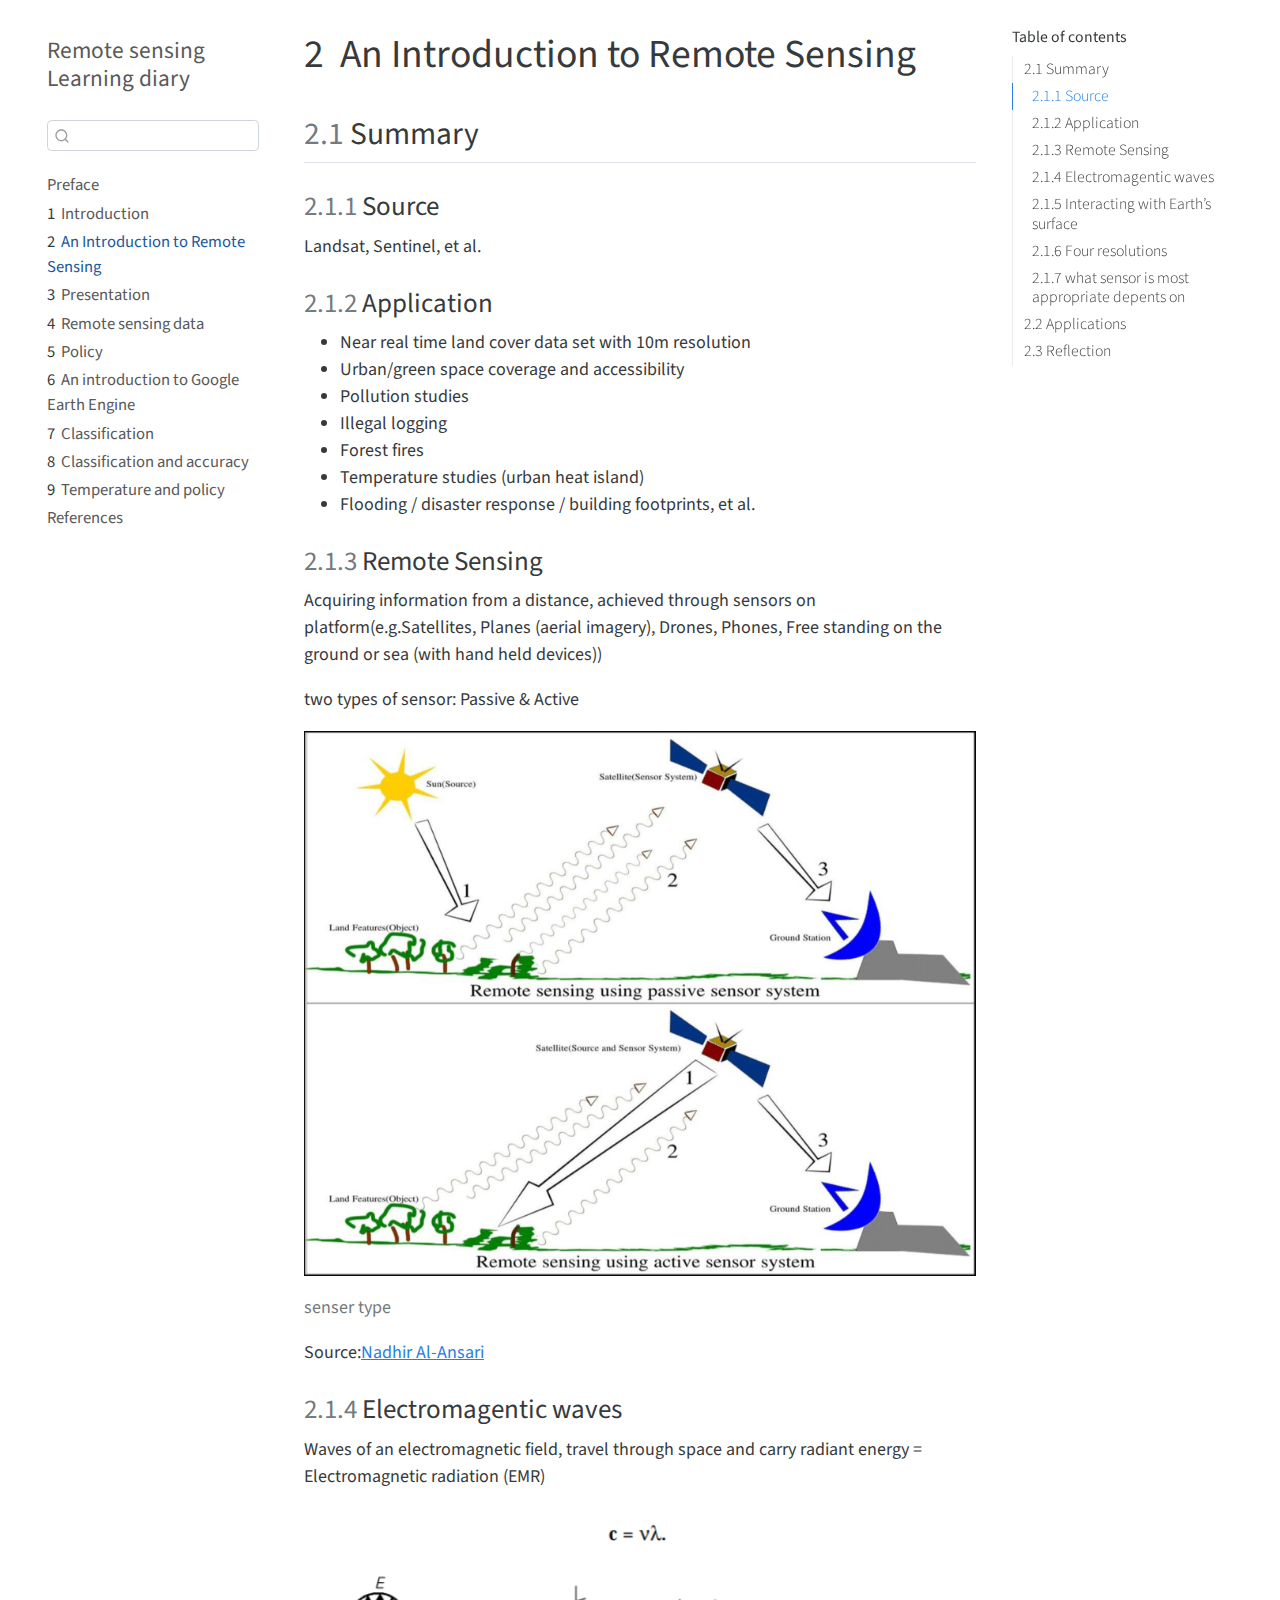
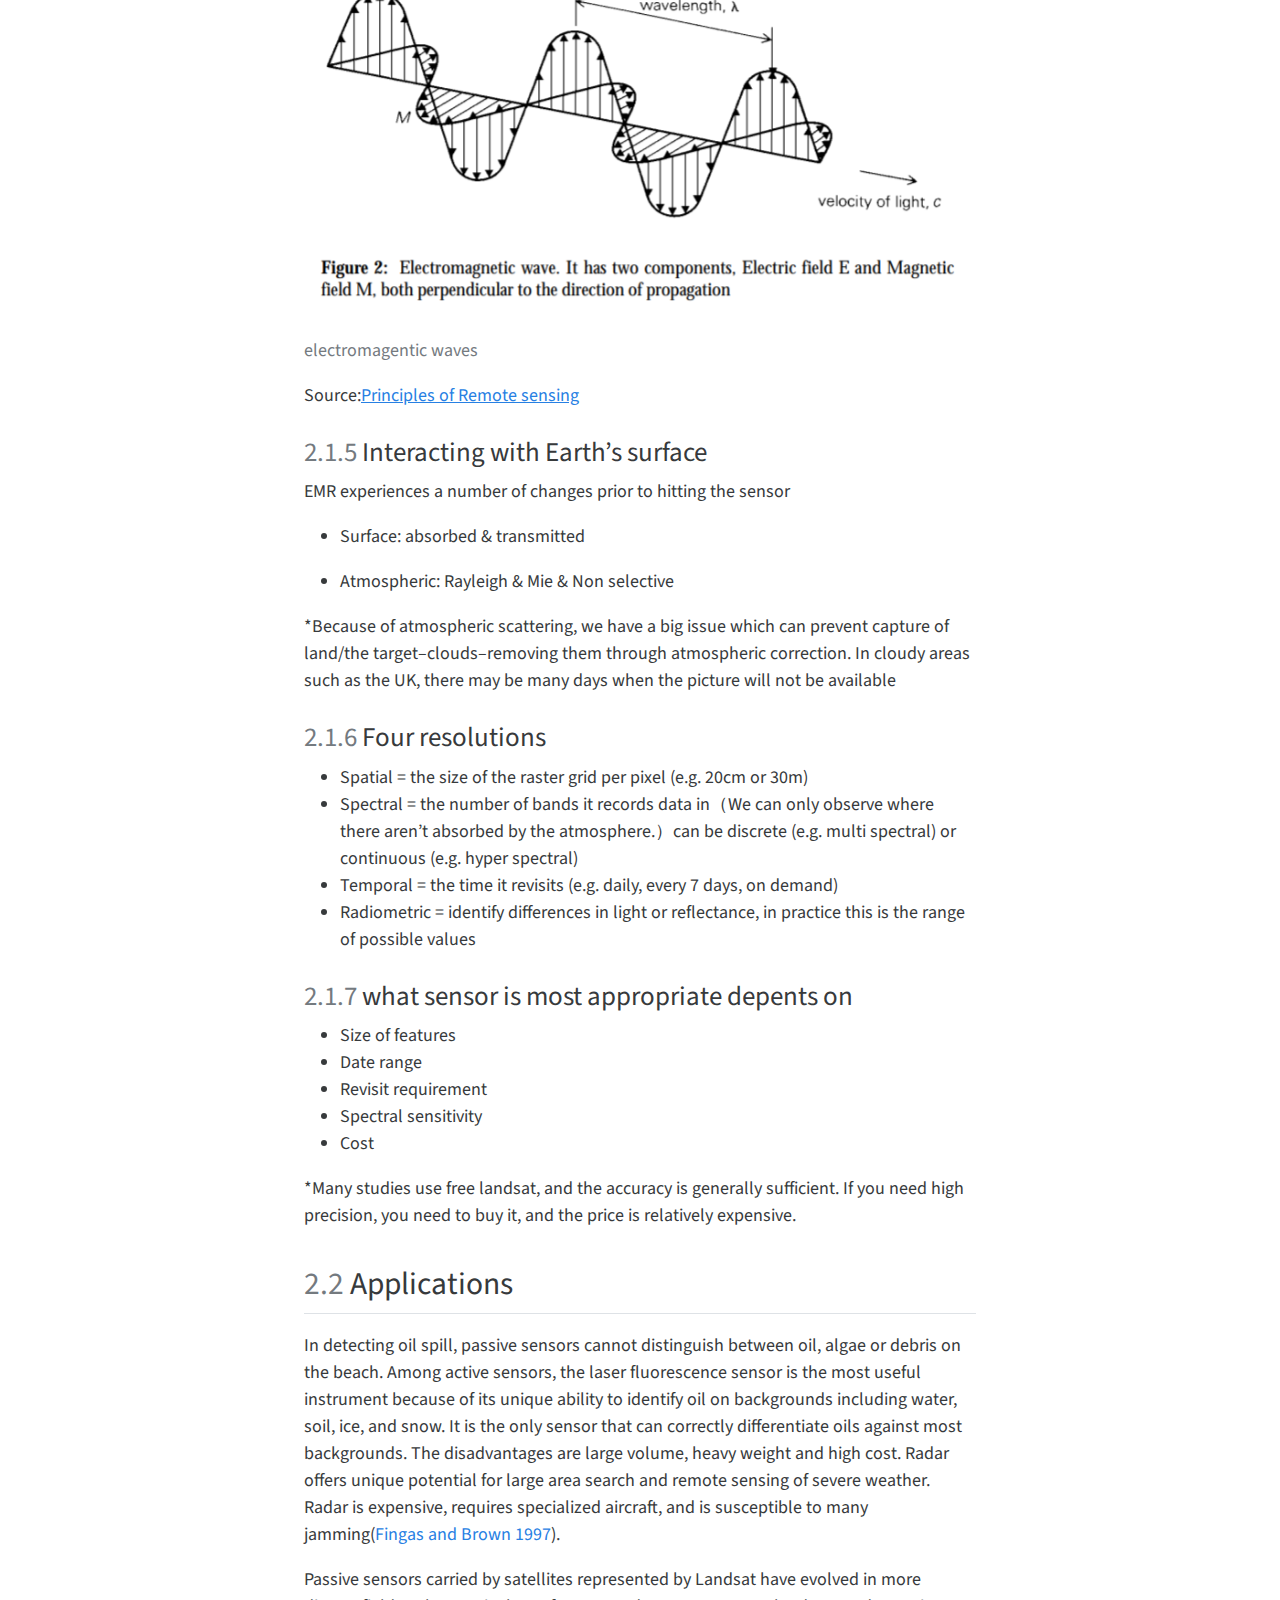
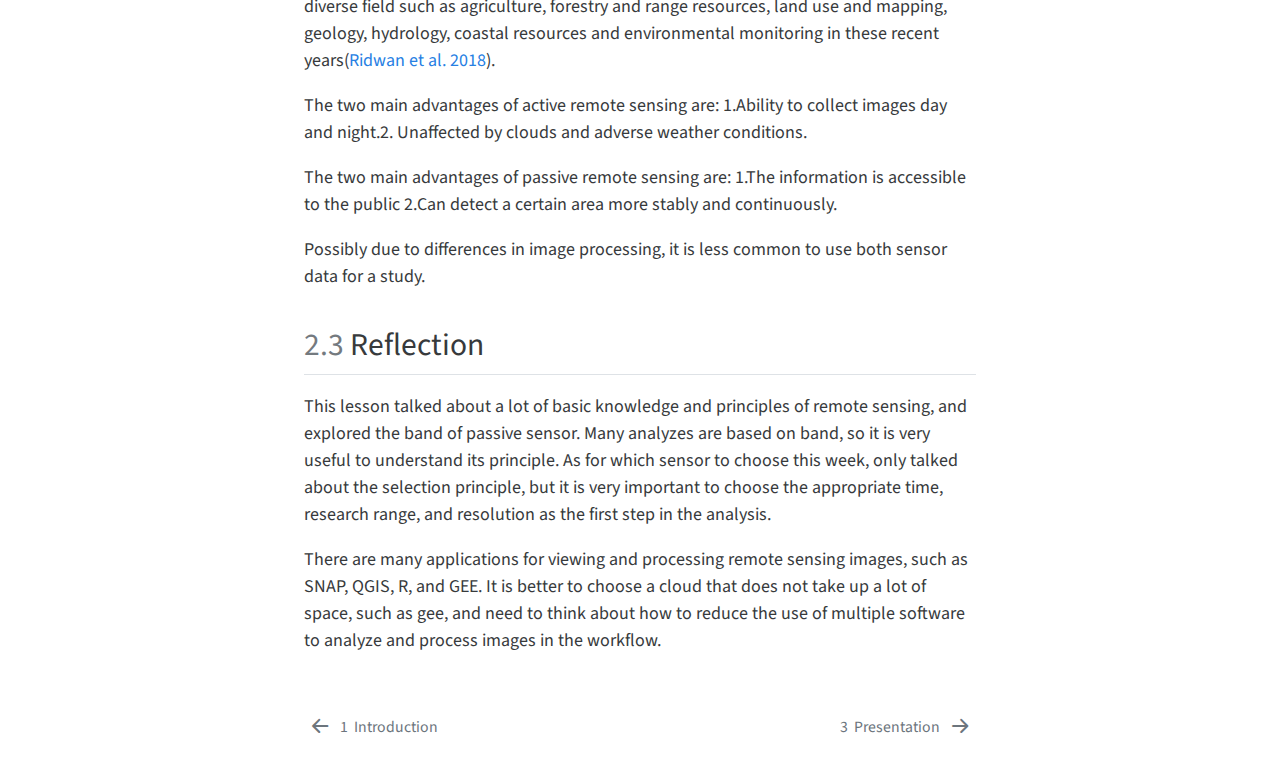
<file: docs/W1.html>
<!DOCTYPE html>
<html xmlns="http://www.w3.org/1999/xhtml" lang="en" xml:lang="en"><head>

<meta charset="utf-8">
<meta name="generator" content="quarto-1.1.251">

<meta name="viewport" content="width=device-width, initial-scale=1.0, user-scalable=yes">


<title>Remote sensing Learning diary - 2&nbsp; An Introduction to Remote Sensing</title>
<style>
code{white-space: pre-wrap;}
span.smallcaps{font-variant: small-caps;}
div.columns{display: flex; gap: min(4vw, 1.5em);}
div.column{flex: auto; overflow-x: auto;}
div.hanging-indent{margin-left: 1.5em; text-indent: -1.5em;}
ul.task-list{list-style: none;}
ul.task-list li input[type="checkbox"] {
  width: 0.8em;
  margin: 0 0.8em 0.2em -1.6em;
  vertical-align: middle;
}
div.csl-bib-body { }
div.csl-entry {
  clear: both;
}
.hanging div.csl-entry {
  margin-left:2em;
  text-indent:-2em;
}
div.csl-left-margin {
  min-width:2em;
  float:left;
}
div.csl-right-inline {
  margin-left:2em;
  padding-left:1em;
}
div.csl-indent {
  margin-left: 2em;
}
</style>


<script src="site_libs/quarto-nav/quarto-nav.js"></script>
<script src="site_libs/quarto-nav/headroom.min.js"></script>
<script src="site_libs/clipboard/clipboard.min.js"></script>
<script src="site_libs/quarto-search/autocomplete.umd.js"></script>
<script src="site_libs/quarto-search/fuse.min.js"></script>
<script src="site_libs/quarto-search/quarto-search.js"></script>
<meta name="quarto:offset" content="./">
<link href="./W2.html" rel="next">
<link href="./intro.html" rel="prev">
<script src="site_libs/quarto-html/quarto.js"></script>
<script src="site_libs/quarto-html/popper.min.js"></script>
<script src="site_libs/quarto-html/tippy.umd.min.js"></script>
<script src="site_libs/quarto-html/anchor.min.js"></script>
<link href="site_libs/quarto-html/tippy.css" rel="stylesheet">
<link href="site_libs/quarto-html/quarto-syntax-highlighting.css" rel="stylesheet" id="quarto-text-highlighting-styles">
<script src="site_libs/bootstrap/bootstrap.min.js"></script>
<link href="site_libs/bootstrap/bootstrap-icons.css" rel="stylesheet">
<link href="site_libs/bootstrap/bootstrap.min.css" rel="stylesheet" id="quarto-bootstrap" data-mode="light">
<script id="quarto-search-options" type="application/json">{
  "location": "sidebar",
  "copy-button": false,
  "collapse-after": 3,
  "panel-placement": "start",
  "type": "textbox",
  "limit": 20,
  "language": {
    "search-no-results-text": "No results",
    "search-matching-documents-text": "matching documents",
    "search-copy-link-title": "Copy link to search",
    "search-hide-matches-text": "Hide additional matches",
    "search-more-match-text": "more match in this document",
    "search-more-matches-text": "more matches in this document",
    "search-clear-button-title": "Clear",
    "search-detached-cancel-button-title": "Cancel",
    "search-submit-button-title": "Submit"
  }
}</script>


</head>

<body class="nav-sidebar floating">

<div id="quarto-search-results"></div>
  <header id="quarto-header" class="headroom fixed-top">
  <nav class="quarto-secondary-nav" data-bs-toggle="collapse" data-bs-target="#quarto-sidebar" aria-controls="quarto-sidebar" aria-expanded="false" aria-label="Toggle sidebar navigation" onclick="if (window.quartoToggleHeadroom) { window.quartoToggleHeadroom(); }">
    <div class="container-fluid d-flex justify-content-between">
      <h1 class="quarto-secondary-nav-title"><span class="chapter-number">2</span>&nbsp; <span class="chapter-title">An Introduction to Remote Sensing</span></h1>
      <button type="button" class="quarto-btn-toggle btn" aria-label="Show secondary navigation">
        <i class="bi bi-chevron-right"></i>
      </button>
    </div>
  </nav>
</header>
<!-- content -->
<div id="quarto-content" class="quarto-container page-columns page-rows-contents page-layout-article">
<!-- sidebar -->
  <nav id="quarto-sidebar" class="sidebar collapse sidebar-navigation floating overflow-auto">
    <div class="pt-lg-2 mt-2 text-left sidebar-header">
    <div class="sidebar-title mb-0 py-0">
      <a href="./">Remote sensing Learning diary</a> 
    </div>
      </div>
      <div class="mt-2 flex-shrink-0 align-items-center">
        <div class="sidebar-search">
        <div id="quarto-search" class="" title="Search"></div>
        </div>
      </div>
    <div class="sidebar-menu-container"> 
    <ul class="list-unstyled mt-1">
        <li class="sidebar-item">
  <div class="sidebar-item-container"> 
  <a href="./index.html" class="sidebar-item-text sidebar-link">Preface</a>
  </div>
</li>
        <li class="sidebar-item">
  <div class="sidebar-item-container"> 
  <a href="./intro.html" class="sidebar-item-text sidebar-link"><span class="chapter-number">1</span>&nbsp; <span class="chapter-title">Introduction</span></a>
  </div>
</li>
        <li class="sidebar-item">
  <div class="sidebar-item-container"> 
  <a href="./W1.html" class="sidebar-item-text sidebar-link active"><span class="chapter-number">2</span>&nbsp; <span class="chapter-title">An Introduction to Remote Sensing</span></a>
  </div>
</li>
        <li class="sidebar-item">
  <div class="sidebar-item-container"> 
  <a href="./W2.html" class="sidebar-item-text sidebar-link"><span class="chapter-number">3</span>&nbsp; <span class="chapter-title">Presentation</span></a>
  </div>
</li>
        <li class="sidebar-item">
  <div class="sidebar-item-container"> 
  <a href="./W3.html" class="sidebar-item-text sidebar-link"><span class="chapter-number">4</span>&nbsp; <span class="chapter-title">Remote sensing data</span></a>
  </div>
</li>
        <li class="sidebar-item">
  <div class="sidebar-item-container"> 
  <a href="./W4.html" class="sidebar-item-text sidebar-link"><span class="chapter-number">5</span>&nbsp; <span class="chapter-title">Policy</span></a>
  </div>
</li>
        <li class="sidebar-item">
  <div class="sidebar-item-container"> 
  <a href="./W5.html" class="sidebar-item-text sidebar-link"><span class="chapter-number">6</span>&nbsp; <span class="chapter-title">An introduction to Google Earth Engine</span></a>
  </div>
</li>
        <li class="sidebar-item">
  <div class="sidebar-item-container"> 
  <a href="./W6.html" class="sidebar-item-text sidebar-link"><span class="chapter-number">7</span>&nbsp; <span class="chapter-title">Classification</span></a>
  </div>
</li>
        <li class="sidebar-item">
  <div class="sidebar-item-container"> 
  <a href="./W7.html" class="sidebar-item-text sidebar-link"><span class="chapter-number">8</span>&nbsp; <span class="chapter-title">Classification and accuracy</span></a>
  </div>
</li>
        <li class="sidebar-item">
  <div class="sidebar-item-container"> 
  <a href="./W8.html" class="sidebar-item-text sidebar-link"><span class="chapter-number">9</span>&nbsp; <span class="chapter-title">Temperature and policy</span></a>
  </div>
</li>
        <li class="sidebar-item">
  <div class="sidebar-item-container"> 
  <a href="./references.html" class="sidebar-item-text sidebar-link">References</a>
  </div>
</li>
    </ul>
    </div>
</nav>
<!-- margin-sidebar -->
    <div id="quarto-margin-sidebar" class="sidebar margin-sidebar">
        <nav id="TOC" role="doc-toc" class="toc-active">
    <h2 id="toc-title">Table of contents</h2>
   
  <ul>
  <li><a href="#summary" id="toc-summary" class="nav-link active" data-scroll-target="#summary"><span class="toc-section-number">2.1</span>  Summary</a>
  <ul class="collapse">
  <li><a href="#source" id="toc-source" class="nav-link" data-scroll-target="#source"><span class="toc-section-number">2.1.1</span>  Source</a></li>
  <li><a href="#application" id="toc-application" class="nav-link" data-scroll-target="#application"><span class="toc-section-number">2.1.2</span>  Application</a></li>
  <li><a href="#remote-sensing" id="toc-remote-sensing" class="nav-link" data-scroll-target="#remote-sensing"><span class="toc-section-number">2.1.3</span>  Remote Sensing</a></li>
  <li><a href="#electromagentic-waves" id="toc-electromagentic-waves" class="nav-link" data-scroll-target="#electromagentic-waves"><span class="toc-section-number">2.1.4</span>  Electromagentic waves</a></li>
  <li><a href="#interacting-with-earths-surface" id="toc-interacting-with-earths-surface" class="nav-link" data-scroll-target="#interacting-with-earths-surface"><span class="toc-section-number">2.1.5</span>  Interacting with Earth’s surface</a></li>
  <li><a href="#four-resolutions" id="toc-four-resolutions" class="nav-link" data-scroll-target="#four-resolutions"><span class="toc-section-number">2.1.6</span>  Four resolutions</a></li>
  <li><a href="#what-sensor-is-most-appropriate-depents-on" id="toc-what-sensor-is-most-appropriate-depents-on" class="nav-link" data-scroll-target="#what-sensor-is-most-appropriate-depents-on"><span class="toc-section-number">2.1.7</span>  what sensor is most appropriate depents on</a></li>
  </ul></li>
  <li><a href="#applications" id="toc-applications" class="nav-link" data-scroll-target="#applications"><span class="toc-section-number">2.2</span>  Applications</a></li>
  <li><a href="#reflection" id="toc-reflection" class="nav-link" data-scroll-target="#reflection"><span class="toc-section-number">2.3</span>  Reflection</a></li>
  </ul>
</nav>
    </div>
<!-- main -->
<main class="content" id="quarto-document-content">

<header id="title-block-header" class="quarto-title-block default">
<div class="quarto-title">
<h1 class="title d-none d-lg-block"><span class="chapter-number">2</span>&nbsp; <span class="chapter-title">An Introduction to Remote Sensing</span></h1>
</div>



<div class="quarto-title-meta">

    
    
  </div>
  

</header>

<section id="summary" class="level2" data-number="2.1">
<h2 data-number="2.1" class="anchored" data-anchor-id="summary"><span class="header-section-number">2.1</span> Summary</h2>
<section id="source" class="level3" data-number="2.1.1">
<h3 data-number="2.1.1" class="anchored" data-anchor-id="source"><span class="header-section-number">2.1.1</span> Source</h3>
<p>Landsat, Sentinel, et al.</p>
</section>
<section id="application" class="level3" data-number="2.1.2">
<h3 data-number="2.1.2" class="anchored" data-anchor-id="application"><span class="header-section-number">2.1.2</span> Application</h3>
<ul>
<li>Near real time land cover data set with 10m resolution</li>
<li>Urban/green space coverage and accessibility</li>
<li>Pollution studies</li>
<li>Illegal logging</li>
<li>Forest fires</li>
<li>Temperature studies (urban heat island)</li>
<li>Flooding / disaster response / building footprints, et al.</li>
</ul>
</section>
<section id="remote-sensing" class="level3" data-number="2.1.3">
<h3 data-number="2.1.3" class="anchored" data-anchor-id="remote-sensing"><span class="header-section-number">2.1.3</span> Remote Sensing</h3>
<p>Acquiring information from a distance, achieved through sensors on platform(e.g.Satellites, Planes (aerial imagery), Drones, Phones, Free standing on the ground or sea (with hand held devices))</p>
<p>two types of sensor: Passive &amp; Active</p>
<div class="quarto-figure quarto-figure-center">
<figure class="figure">
<p><img src="img/1.1.png" class="img-fluid figure-img"></p>
<p></p><figcaption class="figure-caption">senser type</figcaption><p></p>
</figure>
</div>
<p>Source:<a href="https://www.researchgate.net/figure/Passive-and-active-sensors-systems-working-principles-24_fig2_344464269">Nadhir Al-Ansari</a></p>
</section>
<section id="electromagentic-waves" class="level3" data-number="2.1.4">
<h3 data-number="2.1.4" class="anchored" data-anchor-id="electromagentic-waves"><span class="header-section-number">2.1.4</span> Electromagentic waves</h3>
<p>Waves of an electromagnetic field, travel through space and carry radiant energy = Electromagnetic radiation (EMR)</p>
<div class="quarto-figure quarto-figure-center">
<figure class="figure">
<p><img src="img/1.2.png" class="img-fluid figure-img"></p>
<p></p><figcaption class="figure-caption">electromagentic waves</figcaption><p></p>
</figure>
</div>
<p>Source:<a href="http://www.wamis.org/agm/pubs/agm8/Paper-2.pdf">Principles of Remote sensing</a></p>
</section>
<section id="interacting-with-earths-surface" class="level3" data-number="2.1.5">
<h3 data-number="2.1.5" class="anchored" data-anchor-id="interacting-with-earths-surface"><span class="header-section-number">2.1.5</span> Interacting with Earth’s surface</h3>
<p>EMR experiences a number of changes prior to hitting the sensor</p>
<ul>
<li><p>Surface: absorbed &amp; transmitted</p></li>
<li><p>Atmospheric: Rayleigh &amp; Mie &amp; Non selective</p></li>
</ul>
<p>*Because of atmospheric scattering, we have a big issue which can prevent capture of land/the target–clouds–removing them through atmospheric correction. In cloudy areas such as the UK, there may be many days when the picture will not be available</p>
</section>
<section id="four-resolutions" class="level3" data-number="2.1.6">
<h3 data-number="2.1.6" class="anchored" data-anchor-id="four-resolutions"><span class="header-section-number">2.1.6</span> Four resolutions</h3>
<ul>
<li>Spatial = the size of the raster grid per pixel (e.g.&nbsp;20cm or 30m)</li>
<li>Spectral = the number of bands it records data in（We can only observe where there aren’t absorbed by the atmosphere.）can be discrete (e.g.&nbsp;multi spectral) or continuous (e.g.&nbsp;hyper spectral)</li>
<li>Temporal = the time it revisits (e.g.&nbsp;daily, every 7 days, on demand)</li>
<li>Radiometric = identify differences in light or reflectance, in practice this is the range of possible values</li>
</ul>
</section>
<section id="what-sensor-is-most-appropriate-depents-on" class="level3" data-number="2.1.7">
<h3 data-number="2.1.7" class="anchored" data-anchor-id="what-sensor-is-most-appropriate-depents-on"><span class="header-section-number">2.1.7</span> what sensor is most appropriate depents on</h3>
<ul>
<li>Size of features</li>
<li>Date range</li>
<li>Revisit requirement</li>
<li>Spectral sensitivity</li>
<li>Cost</li>
</ul>
<p>*Many studies use free landsat, and the accuracy is generally sufficient. If you need high precision, you need to buy it, and the price is relatively expensive.</p>
</section>
</section>
<section id="applications" class="level2" data-number="2.2">
<h2 data-number="2.2" class="anchored" data-anchor-id="applications"><span class="header-section-number">2.2</span> Applications</h2>
<p>In detecting oil spill, passive sensors cannot distinguish between oil, algae or debris on the beach. Among active sensors, the laser fluorescence sensor is the most useful instrument because of its unique ability to identify oil on backgrounds including water, soil, ice, and snow. It is the only sensor that can correctly differentiate oils against most backgrounds. The disadvantages are large volume, heavy weight and high cost. Radar offers unique potential for large area search and remote sensing of severe weather. Radar is expensive, requires specialized aircraft, and is susceptible to many jamming<span class="citation" data-cites="Fingas1997">(<a href="references.html#ref-Fingas1997" role="doc-biblioref">Fingas and Brown 1997</a>)</span>.</p>
<p>Passive sensors carried by satellites represented by Landsat have evolved in more diverse field such as agriculture, forestry and range resources, land use and mapping, geology, hydrology, coastal resources and environmental monitoring in these recent years<span class="citation" data-cites="Ridwan2018">(<a href="references.html#ref-Ridwan2018" role="doc-biblioref">Ridwan et al. 2018</a>)</span>.</p>
<p>The two main advantages of active remote sensing are: 1.Ability to collect images day and night.2. Unaffected by clouds and adverse weather conditions.</p>
<p>The two main advantages of passive remote sensing are: 1.The information is accessible to the public 2.Can detect a certain area more stably and continuously.</p>
<p>Possibly due to differences in image processing, it is less common to use both sensor data for a study.</p>
</section>
<section id="reflection" class="level2" data-number="2.3">
<h2 data-number="2.3" class="anchored" data-anchor-id="reflection"><span class="header-section-number">2.3</span> Reflection</h2>
<p>This lesson talked about a lot of basic knowledge and principles of remote sensing, and explored the band of passive sensor. Many analyzes are based on band, so it is very useful to understand its principle. As for which sensor to choose this week, only talked about the selection principle, but it is very important to choose the appropriate time, research range, and resolution as the first step in the analysis.</p>
<p>There are many applications for viewing and processing remote sensing images, such as SNAP, QGIS, R, and GEE. It is better to choose a cloud that does not take up a lot of space, such as gee, and need to think about how to reduce the use of multiple software to analyze and process images in the workflow.</p>


<div id="refs" class="references csl-bib-body hanging-indent" role="doc-bibliography" style="display: none">
<div id="ref-Fingas1997" class="csl-entry" role="doc-biblioentry">
Fingas, Mervin F., and Carl E. Brown. 1997. <span>“Review of Oil Spill Remote Sensing.”</span> <em>Spill Science &amp; Technology Bulletin</em> 4 (January): 199–208. <a href="https://doi.org/10.1016/S1353-2561(98)00023-1">https://doi.org/10.1016/S1353-2561(98)00023-1</a>.
</div>
<div id="ref-Ridwan2018" class="csl-entry" role="doc-biblioentry">
Ridwan, M. A., N. A. M. Radzi, W. S. H. M. W. Ahmad, I. S. Mustafa, N. M. Din, Y. E. Jalil, A. M. Isa, N. S. Othman, and W. M. D. W. Zaki. 2018. <span>“Applications of Landsat-8 Data: A Survey.”</span> <em>International Journal of Engineering &amp;Amp; Technology</em> 7: 436. <a href="https://www.academia.edu/79003065/Applications_of_Landsat_8_Data_a_Survey">https://www.academia.edu/79003065/Applications_of_Landsat_8_Data_a_Survey</a>.
</div>
</div>
</section>

</main> <!-- /main -->
<script id="quarto-html-after-body" type="application/javascript">
window.document.addEventListener("DOMContentLoaded", function (event) {
  const toggleBodyColorMode = (bsSheetEl) => {
    const mode = bsSheetEl.getAttribute("data-mode");
    const bodyEl = window.document.querySelector("body");
    if (mode === "dark") {
      bodyEl.classList.add("quarto-dark");
      bodyEl.classList.remove("quarto-light");
    } else {
      bodyEl.classList.add("quarto-light");
      bodyEl.classList.remove("quarto-dark");
    }
  }
  const toggleBodyColorPrimary = () => {
    const bsSheetEl = window.document.querySelector("link#quarto-bootstrap");
    if (bsSheetEl) {
      toggleBodyColorMode(bsSheetEl);
    }
  }
  toggleBodyColorPrimary();  
  const icon = "";
  const anchorJS = new window.AnchorJS();
  anchorJS.options = {
    placement: 'right',
    icon: icon
  };
  anchorJS.add('.anchored');
  const clipboard = new window.ClipboardJS('.code-copy-button', {
    target: function(trigger) {
      return trigger.previousElementSibling;
    }
  });
  clipboard.on('success', function(e) {
    // button target
    const button = e.trigger;
    // don't keep focus
    button.blur();
    // flash "checked"
    button.classList.add('code-copy-button-checked');
    var currentTitle = button.getAttribute("title");
    button.setAttribute("title", "Copied!");
    setTimeout(function() {
      button.setAttribute("title", currentTitle);
      button.classList.remove('code-copy-button-checked');
    }, 1000);
    // clear code selection
    e.clearSelection();
  });
  function tippyHover(el, contentFn) {
    const config = {
      allowHTML: true,
      content: contentFn,
      maxWidth: 500,
      delay: 100,
      arrow: false,
      appendTo: function(el) {
          return el.parentElement;
      },
      interactive: true,
      interactiveBorder: 10,
      theme: 'quarto',
      placement: 'bottom-start'
    };
    window.tippy(el, config); 
  }
  const noterefs = window.document.querySelectorAll('a[role="doc-noteref"]');
  for (var i=0; i<noterefs.length; i++) {
    const ref = noterefs[i];
    tippyHover(ref, function() {
      // use id or data attribute instead here
      let href = ref.getAttribute('data-footnote-href') || ref.getAttribute('href');
      try { href = new URL(href).hash; } catch {}
      const id = href.replace(/^#\/?/, "");
      const note = window.document.getElementById(id);
      return note.innerHTML;
    });
  }
  var bibliorefs = window.document.querySelectorAll('a[role="doc-biblioref"]');
  for (var i=0; i<bibliorefs.length; i++) {
    const ref = bibliorefs[i];
    const cites = ref.parentNode.getAttribute('data-cites').split(' ');
    tippyHover(ref, function() {
      var popup = window.document.createElement('div');
      cites.forEach(function(cite) {
        var citeDiv = window.document.createElement('div');
        citeDiv.classList.add('hanging-indent');
        citeDiv.classList.add('csl-entry');
        var biblioDiv = window.document.getElementById('ref-' + cite);
        if (biblioDiv) {
          citeDiv.innerHTML = biblioDiv.innerHTML;
        }
        popup.appendChild(citeDiv);
      });
      return popup.innerHTML;
    });
  }
});
</script>
<nav class="page-navigation">
  <div class="nav-page nav-page-previous">
      <a href="./intro.html" class="pagination-link">
        <i class="bi bi-arrow-left-short"></i> <span class="nav-page-text"><span class="chapter-number">1</span>&nbsp; <span class="chapter-title">Introduction</span></span>
      </a>          
  </div>
  <div class="nav-page nav-page-next">
      <a href="./W2.html" class="pagination-link">
        <span class="nav-page-text"><span class="chapter-number">3</span>&nbsp; <span class="chapter-title">Presentation</span></span> <i class="bi bi-arrow-right-short"></i>
      </a>
  </div>
</nav>
</div> <!-- /content -->



</body></html>
</file>
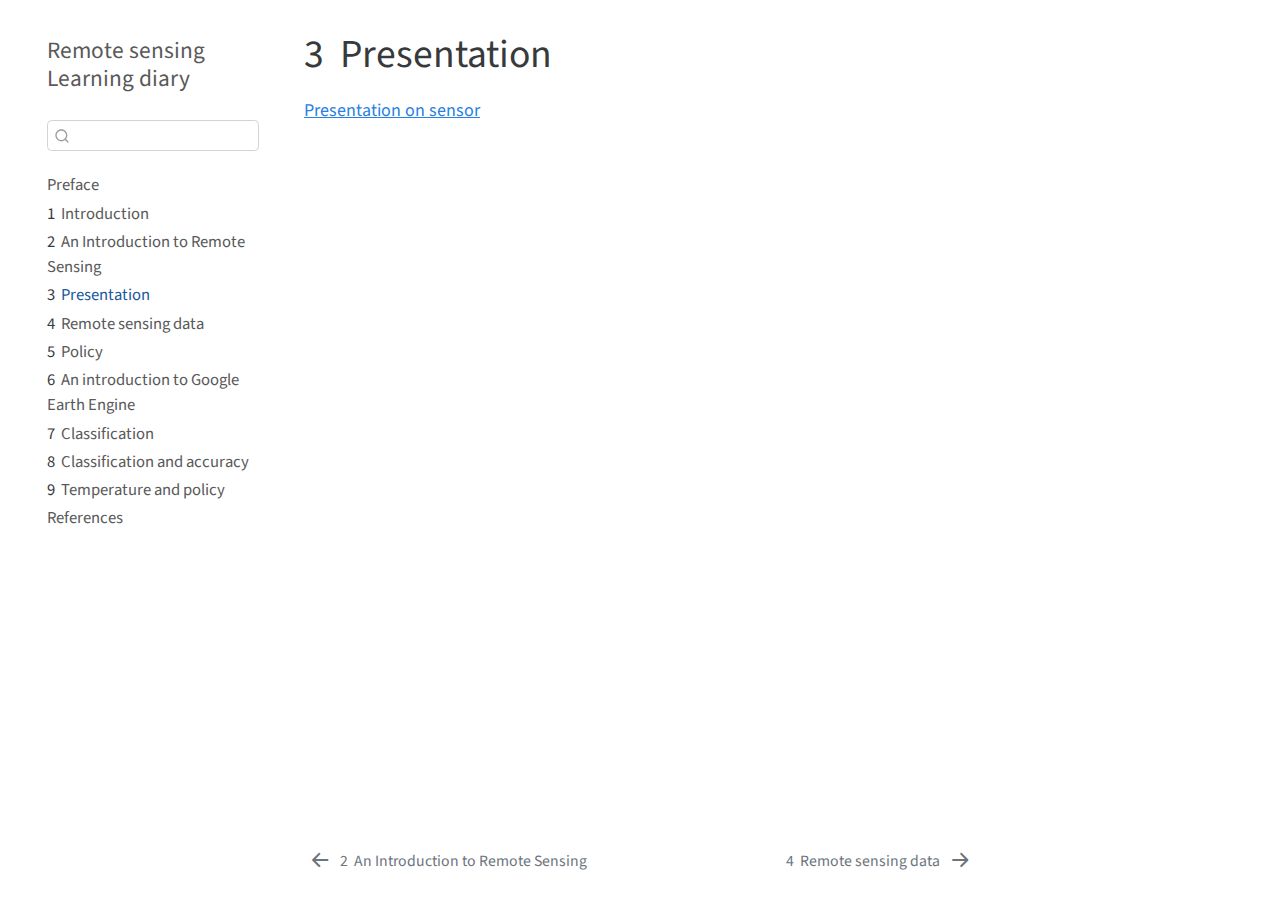
<file: docs/W2.html>
<!DOCTYPE html>
<html xmlns="http://www.w3.org/1999/xhtml" lang="en" xml:lang="en"><head>

<meta charset="utf-8">
<meta name="generator" content="quarto-1.1.251">

<meta name="viewport" content="width=device-width, initial-scale=1.0, user-scalable=yes">


<title>Remote sensing Learning diary - 3&nbsp; Presentation</title>
<style>
code{white-space: pre-wrap;}
span.smallcaps{font-variant: small-caps;}
div.columns{display: flex; gap: min(4vw, 1.5em);}
div.column{flex: auto; overflow-x: auto;}
div.hanging-indent{margin-left: 1.5em; text-indent: -1.5em;}
ul.task-list{list-style: none;}
ul.task-list li input[type="checkbox"] {
  width: 0.8em;
  margin: 0 0.8em 0.2em -1.6em;
  vertical-align: middle;
}
</style>


<script src="site_libs/quarto-nav/quarto-nav.js"></script>
<script src="site_libs/quarto-nav/headroom.min.js"></script>
<script src="site_libs/clipboard/clipboard.min.js"></script>
<script src="site_libs/quarto-search/autocomplete.umd.js"></script>
<script src="site_libs/quarto-search/fuse.min.js"></script>
<script src="site_libs/quarto-search/quarto-search.js"></script>
<meta name="quarto:offset" content="./">
<link href="./W3.html" rel="next">
<link href="./W1.html" rel="prev">
<script src="site_libs/quarto-html/quarto.js"></script>
<script src="site_libs/quarto-html/popper.min.js"></script>
<script src="site_libs/quarto-html/tippy.umd.min.js"></script>
<script src="site_libs/quarto-html/anchor.min.js"></script>
<link href="site_libs/quarto-html/tippy.css" rel="stylesheet">
<link href="site_libs/quarto-html/quarto-syntax-highlighting.css" rel="stylesheet" id="quarto-text-highlighting-styles">
<script src="site_libs/bootstrap/bootstrap.min.js"></script>
<link href="site_libs/bootstrap/bootstrap-icons.css" rel="stylesheet">
<link href="site_libs/bootstrap/bootstrap.min.css" rel="stylesheet" id="quarto-bootstrap" data-mode="light">
<script id="quarto-search-options" type="application/json">{
  "location": "sidebar",
  "copy-button": false,
  "collapse-after": 3,
  "panel-placement": "start",
  "type": "textbox",
  "limit": 20,
  "language": {
    "search-no-results-text": "No results",
    "search-matching-documents-text": "matching documents",
    "search-copy-link-title": "Copy link to search",
    "search-hide-matches-text": "Hide additional matches",
    "search-more-match-text": "more match in this document",
    "search-more-matches-text": "more matches in this document",
    "search-clear-button-title": "Clear",
    "search-detached-cancel-button-title": "Cancel",
    "search-submit-button-title": "Submit"
  }
}</script>


</head>

<body class="nav-sidebar floating">

<div id="quarto-search-results"></div>
  <header id="quarto-header" class="headroom fixed-top">
  <nav class="quarto-secondary-nav" data-bs-toggle="collapse" data-bs-target="#quarto-sidebar" aria-controls="quarto-sidebar" aria-expanded="false" aria-label="Toggle sidebar navigation" onclick="if (window.quartoToggleHeadroom) { window.quartoToggleHeadroom(); }">
    <div class="container-fluid d-flex justify-content-between">
      <h1 class="quarto-secondary-nav-title"><span class="chapter-number">3</span>&nbsp; <span class="chapter-title">Presentation</span></h1>
      <button type="button" class="quarto-btn-toggle btn" aria-label="Show secondary navigation">
        <i class="bi bi-chevron-right"></i>
      </button>
    </div>
  </nav>
</header>
<!-- content -->
<div id="quarto-content" class="quarto-container page-columns page-rows-contents page-layout-article">
<!-- sidebar -->
  <nav id="quarto-sidebar" class="sidebar collapse sidebar-navigation floating overflow-auto">
    <div class="pt-lg-2 mt-2 text-left sidebar-header">
    <div class="sidebar-title mb-0 py-0">
      <a href="./">Remote sensing Learning diary</a> 
    </div>
      </div>
      <div class="mt-2 flex-shrink-0 align-items-center">
        <div class="sidebar-search">
        <div id="quarto-search" class="" title="Search"></div>
        </div>
      </div>
    <div class="sidebar-menu-container"> 
    <ul class="list-unstyled mt-1">
        <li class="sidebar-item">
  <div class="sidebar-item-container"> 
  <a href="./index.html" class="sidebar-item-text sidebar-link">Preface</a>
  </div>
</li>
        <li class="sidebar-item">
  <div class="sidebar-item-container"> 
  <a href="./intro.html" class="sidebar-item-text sidebar-link"><span class="chapter-number">1</span>&nbsp; <span class="chapter-title">Introduction</span></a>
  </div>
</li>
        <li class="sidebar-item">
  <div class="sidebar-item-container"> 
  <a href="./W1.html" class="sidebar-item-text sidebar-link"><span class="chapter-number">2</span>&nbsp; <span class="chapter-title">An Introduction to Remote Sensing</span></a>
  </div>
</li>
        <li class="sidebar-item">
  <div class="sidebar-item-container"> 
  <a href="./W2.html" class="sidebar-item-text sidebar-link active"><span class="chapter-number">3</span>&nbsp; <span class="chapter-title">Presentation</span></a>
  </div>
</li>
        <li class="sidebar-item">
  <div class="sidebar-item-container"> 
  <a href="./W3.html" class="sidebar-item-text sidebar-link"><span class="chapter-number">4</span>&nbsp; <span class="chapter-title">Remote sensing data</span></a>
  </div>
</li>
        <li class="sidebar-item">
  <div class="sidebar-item-container"> 
  <a href="./W4.html" class="sidebar-item-text sidebar-link"><span class="chapter-number">5</span>&nbsp; <span class="chapter-title">Policy</span></a>
  </div>
</li>
        <li class="sidebar-item">
  <div class="sidebar-item-container"> 
  <a href="./W5.html" class="sidebar-item-text sidebar-link"><span class="chapter-number">6</span>&nbsp; <span class="chapter-title">An introduction to Google Earth Engine</span></a>
  </div>
</li>
        <li class="sidebar-item">
  <div class="sidebar-item-container"> 
  <a href="./W6.html" class="sidebar-item-text sidebar-link"><span class="chapter-number">7</span>&nbsp; <span class="chapter-title">Classification</span></a>
  </div>
</li>
        <li class="sidebar-item">
  <div class="sidebar-item-container"> 
  <a href="./W7.html" class="sidebar-item-text sidebar-link"><span class="chapter-number">8</span>&nbsp; <span class="chapter-title">Classification and accuracy</span></a>
  </div>
</li>
        <li class="sidebar-item">
  <div class="sidebar-item-container"> 
  <a href="./W8.html" class="sidebar-item-text sidebar-link"><span class="chapter-number">9</span>&nbsp; <span class="chapter-title">Temperature and policy</span></a>
  </div>
</li>
        <li class="sidebar-item">
  <div class="sidebar-item-container"> 
  <a href="./references.html" class="sidebar-item-text sidebar-link">References</a>
  </div>
</li>
    </ul>
    </div>
</nav>
<!-- margin-sidebar -->
    <div id="quarto-margin-sidebar" class="sidebar margin-sidebar">
        
    </div>
<!-- main -->
<main class="content" id="quarto-document-content">

<header id="title-block-header" class="quarto-title-block default">
<div class="quarto-title">
<h1 class="title d-none d-lg-block"><span class="chapter-number">3</span>&nbsp; <span class="chapter-title">Presentation</span></h1>
</div>



<div class="quarto-title-meta">

    
    
  </div>
  

</header>

<p><a href="https://suiqi37.github.io/0023week2/">Presentation on sensor</a></p>



</main> <!-- /main -->
<script id="quarto-html-after-body" type="application/javascript">
window.document.addEventListener("DOMContentLoaded", function (event) {
  const toggleBodyColorMode = (bsSheetEl) => {
    const mode = bsSheetEl.getAttribute("data-mode");
    const bodyEl = window.document.querySelector("body");
    if (mode === "dark") {
      bodyEl.classList.add("quarto-dark");
      bodyEl.classList.remove("quarto-light");
    } else {
      bodyEl.classList.add("quarto-light");
      bodyEl.classList.remove("quarto-dark");
    }
  }
  const toggleBodyColorPrimary = () => {
    const bsSheetEl = window.document.querySelector("link#quarto-bootstrap");
    if (bsSheetEl) {
      toggleBodyColorMode(bsSheetEl);
    }
  }
  toggleBodyColorPrimary();  
  const icon = "";
  const anchorJS = new window.AnchorJS();
  anchorJS.options = {
    placement: 'right',
    icon: icon
  };
  anchorJS.add('.anchored');
  const clipboard = new window.ClipboardJS('.code-copy-button', {
    target: function(trigger) {
      return trigger.previousElementSibling;
    }
  });
  clipboard.on('success', function(e) {
    // button target
    const button = e.trigger;
    // don't keep focus
    button.blur();
    // flash "checked"
    button.classList.add('code-copy-button-checked');
    var currentTitle = button.getAttribute("title");
    button.setAttribute("title", "Copied!");
    setTimeout(function() {
      button.setAttribute("title", currentTitle);
      button.classList.remove('code-copy-button-checked');
    }, 1000);
    // clear code selection
    e.clearSelection();
  });
  function tippyHover(el, contentFn) {
    const config = {
      allowHTML: true,
      content: contentFn,
      maxWidth: 500,
      delay: 100,
      arrow: false,
      appendTo: function(el) {
          return el.parentElement;
      },
      interactive: true,
      interactiveBorder: 10,
      theme: 'quarto',
      placement: 'bottom-start'
    };
    window.tippy(el, config); 
  }
  const noterefs = window.document.querySelectorAll('a[role="doc-noteref"]');
  for (var i=0; i<noterefs.length; i++) {
    const ref = noterefs[i];
    tippyHover(ref, function() {
      // use id or data attribute instead here
      let href = ref.getAttribute('data-footnote-href') || ref.getAttribute('href');
      try { href = new URL(href).hash; } catch {}
      const id = href.replace(/^#\/?/, "");
      const note = window.document.getElementById(id);
      return note.innerHTML;
    });
  }
  var bibliorefs = window.document.querySelectorAll('a[role="doc-biblioref"]');
  for (var i=0; i<bibliorefs.length; i++) {
    const ref = bibliorefs[i];
    const cites = ref.parentNode.getAttribute('data-cites').split(' ');
    tippyHover(ref, function() {
      var popup = window.document.createElement('div');
      cites.forEach(function(cite) {
        var citeDiv = window.document.createElement('div');
        citeDiv.classList.add('hanging-indent');
        citeDiv.classList.add('csl-entry');
        var biblioDiv = window.document.getElementById('ref-' + cite);
        if (biblioDiv) {
          citeDiv.innerHTML = biblioDiv.innerHTML;
        }
        popup.appendChild(citeDiv);
      });
      return popup.innerHTML;
    });
  }
});
</script>
<nav class="page-navigation">
  <div class="nav-page nav-page-previous">
      <a href="./W1.html" class="pagination-link">
        <i class="bi bi-arrow-left-short"></i> <span class="nav-page-text"><span class="chapter-number">2</span>&nbsp; <span class="chapter-title">An Introduction to Remote Sensing</span></span>
      </a>          
  </div>
  <div class="nav-page nav-page-next">
      <a href="./W3.html" class="pagination-link">
        <span class="nav-page-text"><span class="chapter-number">4</span>&nbsp; <span class="chapter-title">Remote sensing data</span></span> <i class="bi bi-arrow-right-short"></i>
      </a>
  </div>
</nav>
</div> <!-- /content -->



</body></html>
</file>
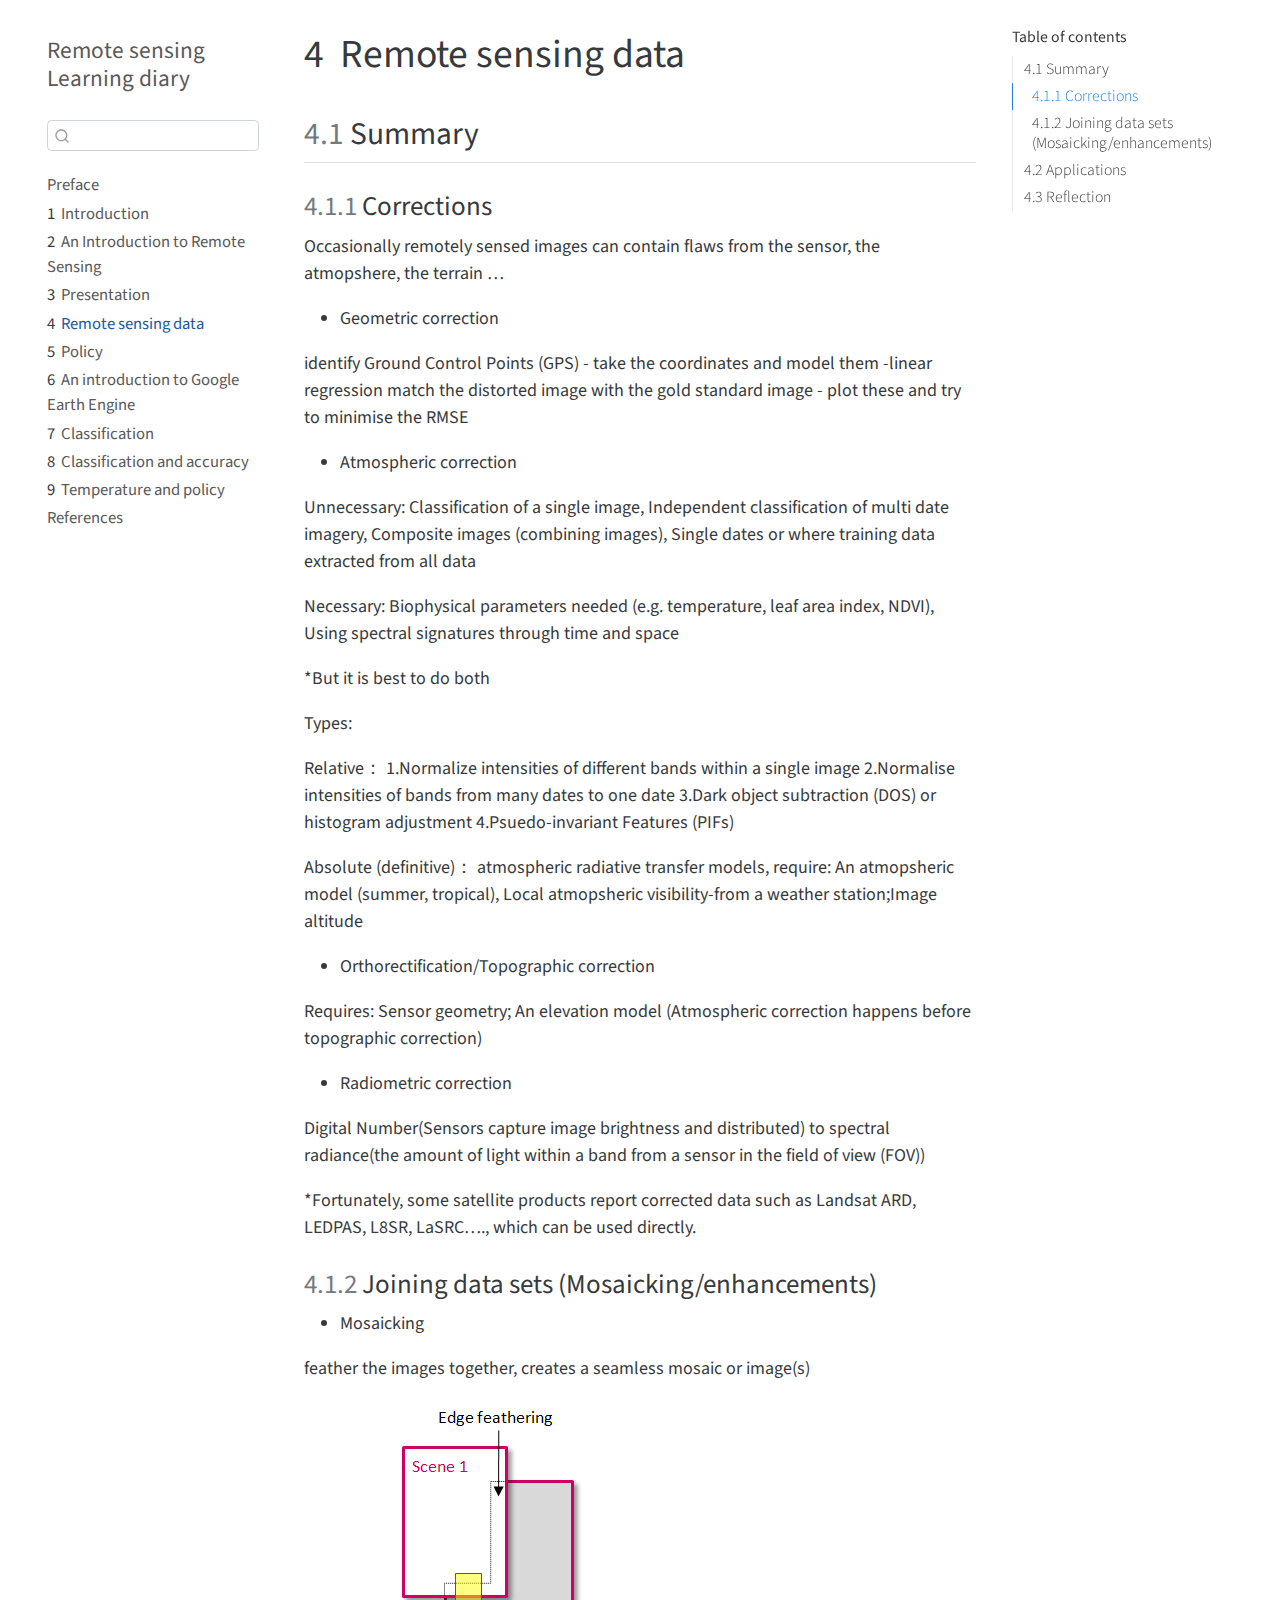
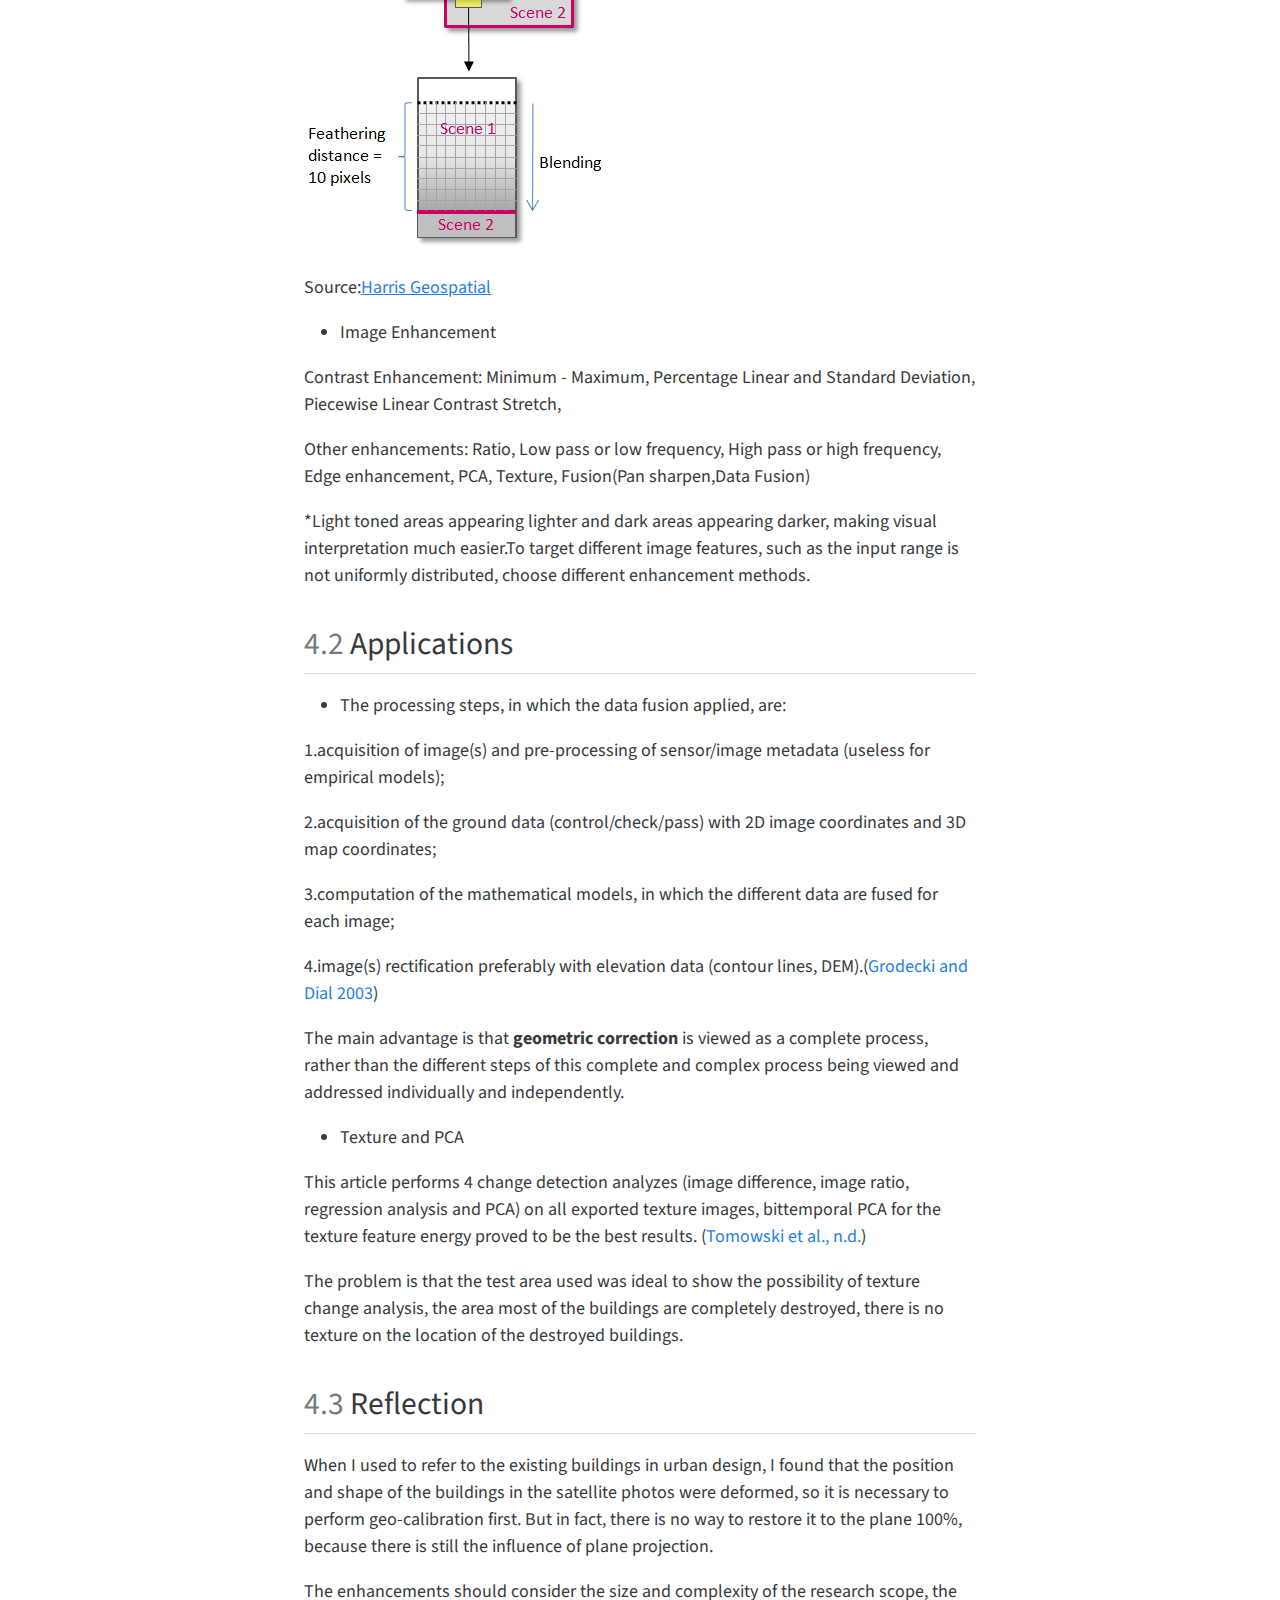
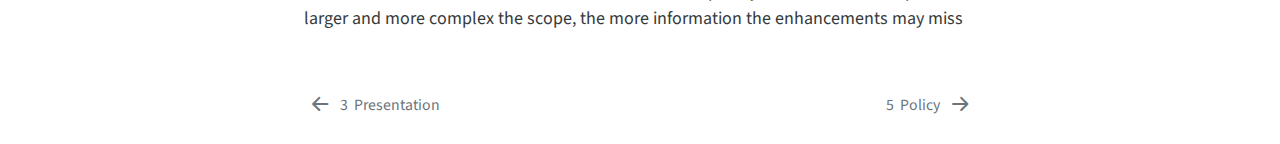
<file: docs/W3.html>
<!DOCTYPE html>
<html xmlns="http://www.w3.org/1999/xhtml" lang="en" xml:lang="en"><head>

<meta charset="utf-8">
<meta name="generator" content="quarto-1.1.251">

<meta name="viewport" content="width=device-width, initial-scale=1.0, user-scalable=yes">


<title>Remote sensing Learning diary - 4&nbsp; Remote sensing data</title>
<style>
code{white-space: pre-wrap;}
span.smallcaps{font-variant: small-caps;}
div.columns{display: flex; gap: min(4vw, 1.5em);}
div.column{flex: auto; overflow-x: auto;}
div.hanging-indent{margin-left: 1.5em; text-indent: -1.5em;}
ul.task-list{list-style: none;}
ul.task-list li input[type="checkbox"] {
  width: 0.8em;
  margin: 0 0.8em 0.2em -1.6em;
  vertical-align: middle;
}
div.csl-bib-body { }
div.csl-entry {
  clear: both;
}
.hanging div.csl-entry {
  margin-left:2em;
  text-indent:-2em;
}
div.csl-left-margin {
  min-width:2em;
  float:left;
}
div.csl-right-inline {
  margin-left:2em;
  padding-left:1em;
}
div.csl-indent {
  margin-left: 2em;
}
</style>


<script src="site_libs/quarto-nav/quarto-nav.js"></script>
<script src="site_libs/quarto-nav/headroom.min.js"></script>
<script src="site_libs/clipboard/clipboard.min.js"></script>
<script src="site_libs/quarto-search/autocomplete.umd.js"></script>
<script src="site_libs/quarto-search/fuse.min.js"></script>
<script src="site_libs/quarto-search/quarto-search.js"></script>
<meta name="quarto:offset" content="./">
<link href="./W4.html" rel="next">
<link href="./W2.html" rel="prev">
<script src="site_libs/quarto-html/quarto.js"></script>
<script src="site_libs/quarto-html/popper.min.js"></script>
<script src="site_libs/quarto-html/tippy.umd.min.js"></script>
<script src="site_libs/quarto-html/anchor.min.js"></script>
<link href="site_libs/quarto-html/tippy.css" rel="stylesheet">
<link href="site_libs/quarto-html/quarto-syntax-highlighting.css" rel="stylesheet" id="quarto-text-highlighting-styles">
<script src="site_libs/bootstrap/bootstrap.min.js"></script>
<link href="site_libs/bootstrap/bootstrap-icons.css" rel="stylesheet">
<link href="site_libs/bootstrap/bootstrap.min.css" rel="stylesheet" id="quarto-bootstrap" data-mode="light">
<script id="quarto-search-options" type="application/json">{
  "location": "sidebar",
  "copy-button": false,
  "collapse-after": 3,
  "panel-placement": "start",
  "type": "textbox",
  "limit": 20,
  "language": {
    "search-no-results-text": "No results",
    "search-matching-documents-text": "matching documents",
    "search-copy-link-title": "Copy link to search",
    "search-hide-matches-text": "Hide additional matches",
    "search-more-match-text": "more match in this document",
    "search-more-matches-text": "more matches in this document",
    "search-clear-button-title": "Clear",
    "search-detached-cancel-button-title": "Cancel",
    "search-submit-button-title": "Submit"
  }
}</script>


</head>

<body class="nav-sidebar floating">

<div id="quarto-search-results"></div>
  <header id="quarto-header" class="headroom fixed-top">
  <nav class="quarto-secondary-nav" data-bs-toggle="collapse" data-bs-target="#quarto-sidebar" aria-controls="quarto-sidebar" aria-expanded="false" aria-label="Toggle sidebar navigation" onclick="if (window.quartoToggleHeadroom) { window.quartoToggleHeadroom(); }">
    <div class="container-fluid d-flex justify-content-between">
      <h1 class="quarto-secondary-nav-title"><span class="chapter-number">4</span>&nbsp; <span class="chapter-title">Remote sensing data</span></h1>
      <button type="button" class="quarto-btn-toggle btn" aria-label="Show secondary navigation">
        <i class="bi bi-chevron-right"></i>
      </button>
    </div>
  </nav>
</header>
<!-- content -->
<div id="quarto-content" class="quarto-container page-columns page-rows-contents page-layout-article">
<!-- sidebar -->
  <nav id="quarto-sidebar" class="sidebar collapse sidebar-navigation floating overflow-auto">
    <div class="pt-lg-2 mt-2 text-left sidebar-header">
    <div class="sidebar-title mb-0 py-0">
      <a href="./">Remote sensing Learning diary</a> 
    </div>
      </div>
      <div class="mt-2 flex-shrink-0 align-items-center">
        <div class="sidebar-search">
        <div id="quarto-search" class="" title="Search"></div>
        </div>
      </div>
    <div class="sidebar-menu-container"> 
    <ul class="list-unstyled mt-1">
        <li class="sidebar-item">
  <div class="sidebar-item-container"> 
  <a href="./index.html" class="sidebar-item-text sidebar-link">Preface</a>
  </div>
</li>
        <li class="sidebar-item">
  <div class="sidebar-item-container"> 
  <a href="./intro.html" class="sidebar-item-text sidebar-link"><span class="chapter-number">1</span>&nbsp; <span class="chapter-title">Introduction</span></a>
  </div>
</li>
        <li class="sidebar-item">
  <div class="sidebar-item-container"> 
  <a href="./W1.html" class="sidebar-item-text sidebar-link"><span class="chapter-number">2</span>&nbsp; <span class="chapter-title">An Introduction to Remote Sensing</span></a>
  </div>
</li>
        <li class="sidebar-item">
  <div class="sidebar-item-container"> 
  <a href="./W2.html" class="sidebar-item-text sidebar-link"><span class="chapter-number">3</span>&nbsp; <span class="chapter-title">Presentation</span></a>
  </div>
</li>
        <li class="sidebar-item">
  <div class="sidebar-item-container"> 
  <a href="./W3.html" class="sidebar-item-text sidebar-link active"><span class="chapter-number">4</span>&nbsp; <span class="chapter-title">Remote sensing data</span></a>
  </div>
</li>
        <li class="sidebar-item">
  <div class="sidebar-item-container"> 
  <a href="./W4.html" class="sidebar-item-text sidebar-link"><span class="chapter-number">5</span>&nbsp; <span class="chapter-title">Policy</span></a>
  </div>
</li>
        <li class="sidebar-item">
  <div class="sidebar-item-container"> 
  <a href="./W5.html" class="sidebar-item-text sidebar-link"><span class="chapter-number">6</span>&nbsp; <span class="chapter-title">An introduction to Google Earth Engine</span></a>
  </div>
</li>
        <li class="sidebar-item">
  <div class="sidebar-item-container"> 
  <a href="./W6.html" class="sidebar-item-text sidebar-link"><span class="chapter-number">7</span>&nbsp; <span class="chapter-title">Classification</span></a>
  </div>
</li>
        <li class="sidebar-item">
  <div class="sidebar-item-container"> 
  <a href="./W7.html" class="sidebar-item-text sidebar-link"><span class="chapter-number">8</span>&nbsp; <span class="chapter-title">Classification and accuracy</span></a>
  </div>
</li>
        <li class="sidebar-item">
  <div class="sidebar-item-container"> 
  <a href="./W8.html" class="sidebar-item-text sidebar-link"><span class="chapter-number">9</span>&nbsp; <span class="chapter-title">Temperature and policy</span></a>
  </div>
</li>
        <li class="sidebar-item">
  <div class="sidebar-item-container"> 
  <a href="./references.html" class="sidebar-item-text sidebar-link">References</a>
  </div>
</li>
    </ul>
    </div>
</nav>
<!-- margin-sidebar -->
    <div id="quarto-margin-sidebar" class="sidebar margin-sidebar">
        <nav id="TOC" role="doc-toc" class="toc-active">
    <h2 id="toc-title">Table of contents</h2>
   
  <ul>
  <li><a href="#summary" id="toc-summary" class="nav-link active" data-scroll-target="#summary"><span class="toc-section-number">4.1</span>  Summary</a>
  <ul class="collapse">
  <li><a href="#corrections" id="toc-corrections" class="nav-link" data-scroll-target="#corrections"><span class="toc-section-number">4.1.1</span>  Corrections</a></li>
  <li><a href="#joining-data-sets-mosaickingenhancements" id="toc-joining-data-sets-mosaickingenhancements" class="nav-link" data-scroll-target="#joining-data-sets-mosaickingenhancements"><span class="toc-section-number">4.1.2</span>  Joining data sets (Mosaicking/enhancements)</a></li>
  </ul></li>
  <li><a href="#applications" id="toc-applications" class="nav-link" data-scroll-target="#applications"><span class="toc-section-number">4.2</span>  Applications</a></li>
  <li><a href="#reflection" id="toc-reflection" class="nav-link" data-scroll-target="#reflection"><span class="toc-section-number">4.3</span>  Reflection</a></li>
  </ul>
</nav>
    </div>
<!-- main -->
<main class="content" id="quarto-document-content">

<header id="title-block-header" class="quarto-title-block default">
<div class="quarto-title">
<h1 class="title d-none d-lg-block"><span class="chapter-number">4</span>&nbsp; <span class="chapter-title">Remote sensing data</span></h1>
</div>



<div class="quarto-title-meta">

    
    
  </div>
  

</header>

<section id="summary" class="level2" data-number="4.1">
<h2 data-number="4.1" class="anchored" data-anchor-id="summary"><span class="header-section-number">4.1</span> Summary</h2>
<section id="corrections" class="level3" data-number="4.1.1">
<h3 data-number="4.1.1" class="anchored" data-anchor-id="corrections"><span class="header-section-number">4.1.1</span> Corrections</h3>
<p>Occasionally remotely sensed images can contain flaws from the sensor, the atmopshere, the terrain …</p>
<ul>
<li>Geometric correction</li>
</ul>
<p>identify Ground Control Points (GPS) - take the coordinates and model them -linear regression match the distorted image with the gold standard image - plot these and try to minimise the RMSE</p>
<ul>
<li>Atmospheric correction</li>
</ul>
<p>Unnecessary: Classification of a single image, Independent classification of multi date imagery, Composite images (combining images), Single dates or where training data extracted from all data</p>
<p>Necessary: Biophysical parameters needed (e.g.&nbsp;temperature, leaf area index, NDVI), Using spectral signatures through time and space</p>
<p>*But it is best to do both</p>
<p>Types:</p>
<p>Relative： 1.Normalize intensities of different bands within a single image 2.Normalise intensities of bands from many dates to one date 3.Dark object subtraction (DOS) or histogram adjustment 4.Psuedo-invariant Features (PIFs)</p>
<p>Absolute (definitive)： atmospheric radiative transfer models, require: An atmopsheric model (summer, tropical), Local atmopsheric visibility-from a weather station;Image altitude</p>
<ul>
<li>Orthorectification/Topographic correction</li>
</ul>
<p>Requires: Sensor geometry; An elevation model (Atmospheric correction happens before topographic correction)</p>
<ul>
<li>Radiometric correction</li>
</ul>
<p>Digital Number(Sensors capture image brightness and distributed) to spectral radiance(the amount of light within a band from a sensor in the field of view (FOV))</p>
<p>*Fortunately, some satellite products report corrected data such as Landsat ARD, LEDPAS, L8SR, LaSRC…., which can be used directly.</p>
</section>
<section id="joining-data-sets-mosaickingenhancements" class="level3" data-number="4.1.2">
<h3 data-number="4.1.2" class="anchored" data-anchor-id="joining-data-sets-mosaickingenhancements"><span class="header-section-number">4.1.2</span> Joining data sets (Mosaicking/enhancements)</h3>
<ul>
<li>Mosaicking</li>
</ul>
<p>feather the images together, creates a seamless mosaic or image(s)</p>
<p><img src="img/3.1.png" class="img-fluid"></p>
<p>Source:<a href="https://www.l3harrisgeospatial.com/docs/mosaicseamless.html">Harris Geospatial</a></p>
<ul>
<li>Image Enhancement</li>
</ul>
<p>Contrast Enhancement: Minimum - Maximum, Percentage Linear and Standard Deviation, Piecewise Linear Contrast Stretch,</p>
<p>Other enhancements: Ratio, Low pass or low frequency, High pass or high frequency, Edge enhancement, PCA, Texture, Fusion(Pan sharpen,Data Fusion)</p>
<p>*Light toned areas appearing lighter and dark areas appearing darker, making visual interpretation much easier.To target different image features, such as the input range is not uniformly distributed, choose different enhancement methods.</p>
</section>
</section>
<section id="applications" class="level2" data-number="4.2">
<h2 data-number="4.2" class="anchored" data-anchor-id="applications"><span class="header-section-number">4.2</span> Applications</h2>
<ul>
<li>The processing steps, in which the data fusion applied, are:</li>
</ul>
<p>1.acquisition of image(s) and pre-processing of sensor/image metadata (useless for empirical models);</p>
<p>2.acquisition of the ground data (control/check/pass) with 2D image coordinates and 3D map coordinates;</p>
<p>3.computation of the mathematical models, in which the different data are fused for each image;</p>
<p>4.image(s) rectification preferably with elevation data (contour lines, DEM).<span class="citation" data-cites="Grodecki2003">(<a href="references.html#ref-Grodecki2003" role="doc-biblioref">Grodecki and Dial 2003</a>)</span></p>
<p>The main advantage is that <strong>geometric correction</strong> is viewed as a complete process, rather than the different steps of this complete and complex process being viewed and addressed individually and independently.</p>
<ul>
<li>Texture and PCA</li>
</ul>
<p>This article performs 4 change detection analyzes (image difference, image ratio, regression analysis and PCA) on all exported texture images, bittemporal PCA for the texture feature energy proved to be the best results. <span class="citation" data-cites="Tomowski">(<a href="references.html#ref-Tomowski" role="doc-biblioref">Tomowski et al., n.d.</a>)</span></p>
<p>The problem is that the test area used was ideal to show the possibility of texture change analysis, the area most of the buildings are completely destroyed, there is no texture on the location of the destroyed buildings.</p>
</section>
<section id="reflection" class="level2" data-number="4.3">
<h2 data-number="4.3" class="anchored" data-anchor-id="reflection"><span class="header-section-number">4.3</span> Reflection</h2>
<p>When I used to refer to the existing buildings in urban design, I found that the position and shape of the buildings in the satellite photos were deformed, so it is necessary to perform geo-calibration first. But in fact, there is no way to restore it to the plane 100%, because there is still the influence of plane projection.</p>
<p>The enhancements should consider the size and complexity of the research scope, the larger and more complex the scope, the more information the enhancements may miss</p>


<div id="refs" class="references csl-bib-body hanging-indent" role="doc-bibliography" style="display: none">
<div id="ref-Grodecki2003" class="csl-entry" role="doc-biblioentry">
Grodecki, Jacek, and Gene Dial. 2003. <span>“Block Adjustment of High-Resolution Satellite Images Described by Rational Polynomials.”</span>
</div>
<div id="ref-Tomowski" class="csl-entry" role="doc-biblioentry">
Tomowski, Daniel, Sascha Klonus, Manfred Ehlers, Ulrich Michel, and Peter Reinartz. n.d. <span>“CHANGE VISUALIZATION THROUGH a TEXTURE-BASED ANALYSIS APPROACH FOR DISASTER APPLICATIONS.”</span>
</div>
</div>
</section>

</main> <!-- /main -->
<script id="quarto-html-after-body" type="application/javascript">
window.document.addEventListener("DOMContentLoaded", function (event) {
  const toggleBodyColorMode = (bsSheetEl) => {
    const mode = bsSheetEl.getAttribute("data-mode");
    const bodyEl = window.document.querySelector("body");
    if (mode === "dark") {
      bodyEl.classList.add("quarto-dark");
      bodyEl.classList.remove("quarto-light");
    } else {
      bodyEl.classList.add("quarto-light");
      bodyEl.classList.remove("quarto-dark");
    }
  }
  const toggleBodyColorPrimary = () => {
    const bsSheetEl = window.document.querySelector("link#quarto-bootstrap");
    if (bsSheetEl) {
      toggleBodyColorMode(bsSheetEl);
    }
  }
  toggleBodyColorPrimary();  
  const icon = "";
  const anchorJS = new window.AnchorJS();
  anchorJS.options = {
    placement: 'right',
    icon: icon
  };
  anchorJS.add('.anchored');
  const clipboard = new window.ClipboardJS('.code-copy-button', {
    target: function(trigger) {
      return trigger.previousElementSibling;
    }
  });
  clipboard.on('success', function(e) {
    // button target
    const button = e.trigger;
    // don't keep focus
    button.blur();
    // flash "checked"
    button.classList.add('code-copy-button-checked');
    var currentTitle = button.getAttribute("title");
    button.setAttribute("title", "Copied!");
    setTimeout(function() {
      button.setAttribute("title", currentTitle);
      button.classList.remove('code-copy-button-checked');
    }, 1000);
    // clear code selection
    e.clearSelection();
  });
  function tippyHover(el, contentFn) {
    const config = {
      allowHTML: true,
      content: contentFn,
      maxWidth: 500,
      delay: 100,
      arrow: false,
      appendTo: function(el) {
          return el.parentElement;
      },
      interactive: true,
      interactiveBorder: 10,
      theme: 'quarto',
      placement: 'bottom-start'
    };
    window.tippy(el, config); 
  }
  const noterefs = window.document.querySelectorAll('a[role="doc-noteref"]');
  for (var i=0; i<noterefs.length; i++) {
    const ref = noterefs[i];
    tippyHover(ref, function() {
      // use id or data attribute instead here
      let href = ref.getAttribute('data-footnote-href') || ref.getAttribute('href');
      try { href = new URL(href).hash; } catch {}
      const id = href.replace(/^#\/?/, "");
      const note = window.document.getElementById(id);
      return note.innerHTML;
    });
  }
  var bibliorefs = window.document.querySelectorAll('a[role="doc-biblioref"]');
  for (var i=0; i<bibliorefs.length; i++) {
    const ref = bibliorefs[i];
    const cites = ref.parentNode.getAttribute('data-cites').split(' ');
    tippyHover(ref, function() {
      var popup = window.document.createElement('div');
      cites.forEach(function(cite) {
        var citeDiv = window.document.createElement('div');
        citeDiv.classList.add('hanging-indent');
        citeDiv.classList.add('csl-entry');
        var biblioDiv = window.document.getElementById('ref-' + cite);
        if (biblioDiv) {
          citeDiv.innerHTML = biblioDiv.innerHTML;
        }
        popup.appendChild(citeDiv);
      });
      return popup.innerHTML;
    });
  }
});
</script>
<nav class="page-navigation">
  <div class="nav-page nav-page-previous">
      <a href="./W2.html" class="pagination-link">
        <i class="bi bi-arrow-left-short"></i> <span class="nav-page-text"><span class="chapter-number">3</span>&nbsp; <span class="chapter-title">Presentation</span></span>
      </a>          
  </div>
  <div class="nav-page nav-page-next">
      <a href="./W4.html" class="pagination-link">
        <span class="nav-page-text"><span class="chapter-number">5</span>&nbsp; <span class="chapter-title">Policy</span></span> <i class="bi bi-arrow-right-short"></i>
      </a>
  </div>
</nav>
</div> <!-- /content -->



</body></html>
</file>
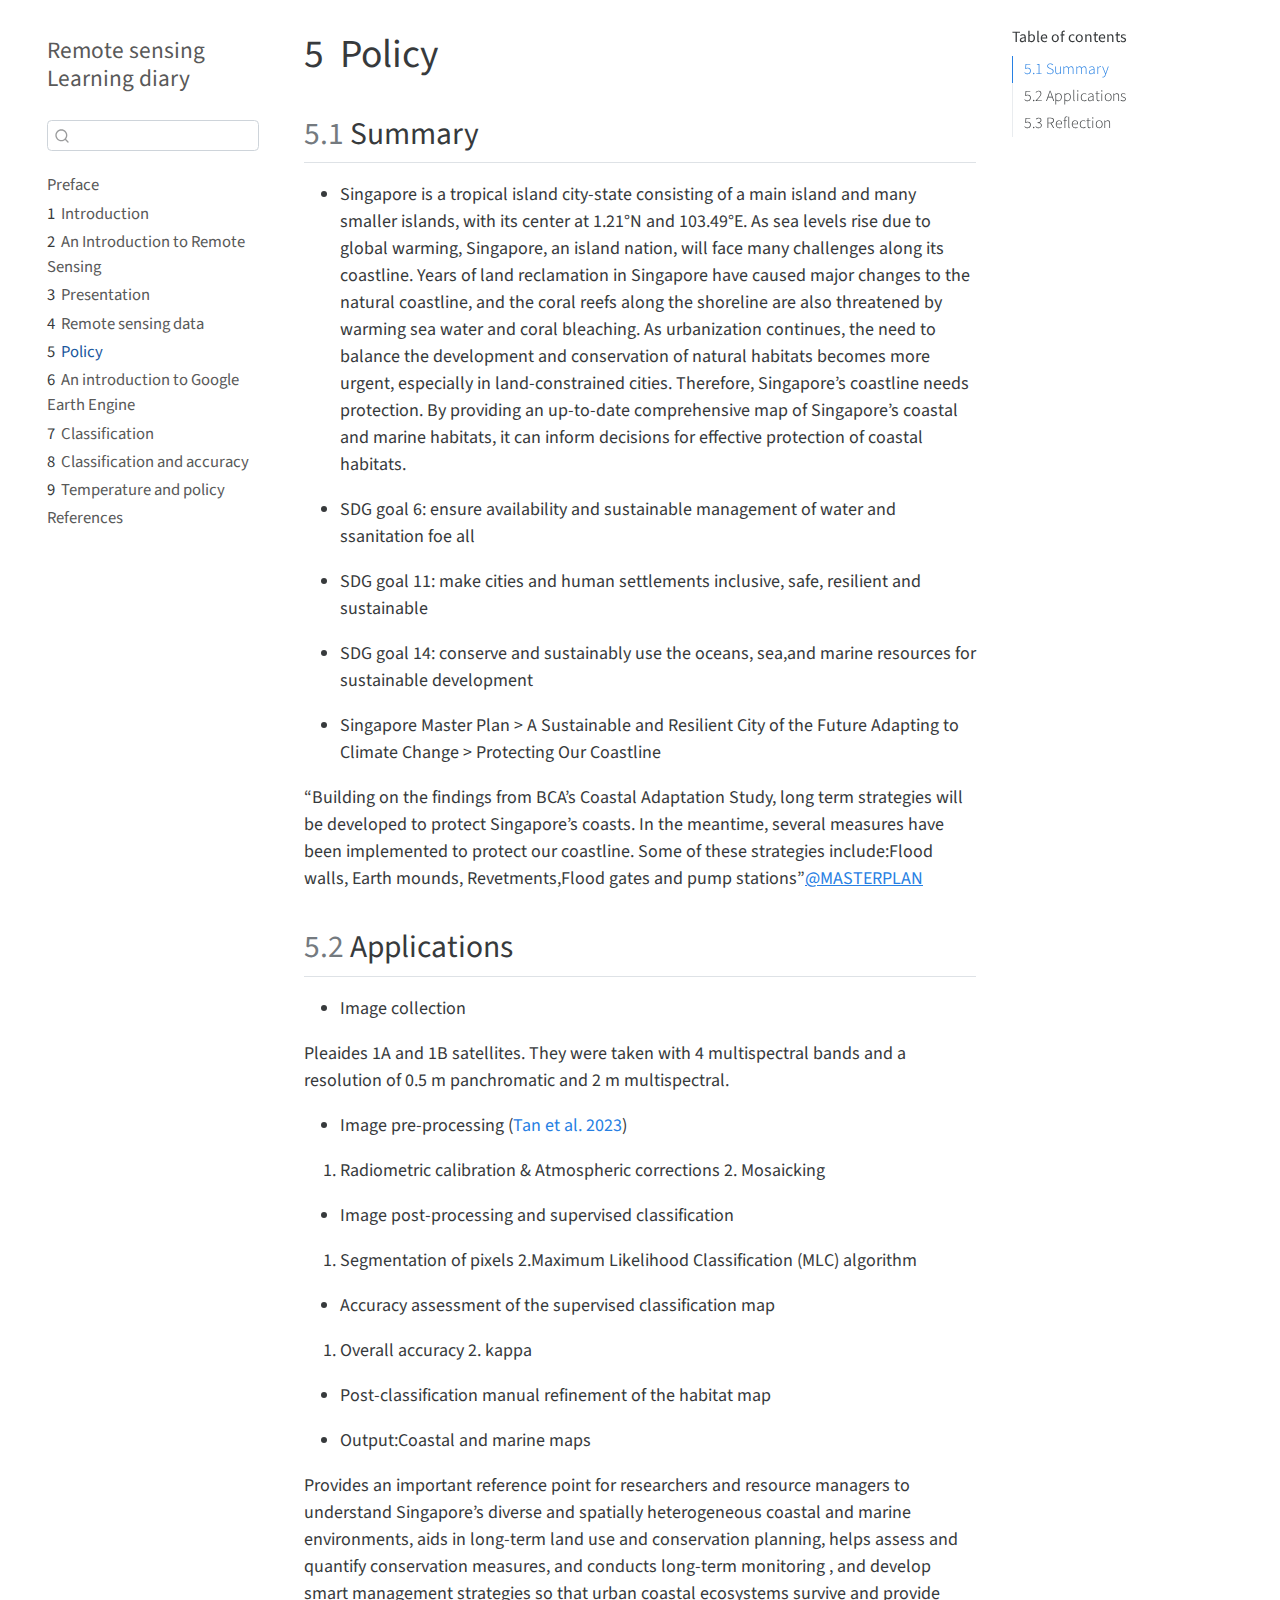
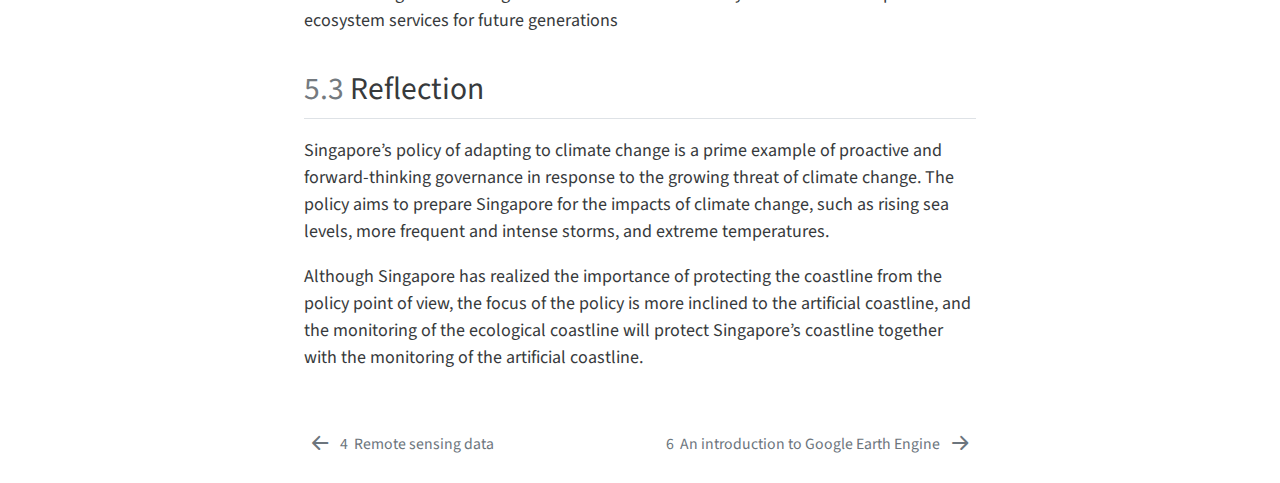
<file: docs/W4.html>
<!DOCTYPE html>
<html xmlns="http://www.w3.org/1999/xhtml" lang="en" xml:lang="en"><head>

<meta charset="utf-8">
<meta name="generator" content="quarto-1.1.251">

<meta name="viewport" content="width=device-width, initial-scale=1.0, user-scalable=yes">


<title>Remote sensing Learning diary - 5&nbsp; Policy</title>
<style>
code{white-space: pre-wrap;}
span.smallcaps{font-variant: small-caps;}
div.columns{display: flex; gap: min(4vw, 1.5em);}
div.column{flex: auto; overflow-x: auto;}
div.hanging-indent{margin-left: 1.5em; text-indent: -1.5em;}
ul.task-list{list-style: none;}
ul.task-list li input[type="checkbox"] {
  width: 0.8em;
  margin: 0 0.8em 0.2em -1.6em;
  vertical-align: middle;
}
div.csl-bib-body { }
div.csl-entry {
  clear: both;
}
.hanging div.csl-entry {
  margin-left:2em;
  text-indent:-2em;
}
div.csl-left-margin {
  min-width:2em;
  float:left;
}
div.csl-right-inline {
  margin-left:2em;
  padding-left:1em;
}
div.csl-indent {
  margin-left: 2em;
}
</style>


<script src="site_libs/quarto-nav/quarto-nav.js"></script>
<script src="site_libs/quarto-nav/headroom.min.js"></script>
<script src="site_libs/clipboard/clipboard.min.js"></script>
<script src="site_libs/quarto-search/autocomplete.umd.js"></script>
<script src="site_libs/quarto-search/fuse.min.js"></script>
<script src="site_libs/quarto-search/quarto-search.js"></script>
<meta name="quarto:offset" content="./">
<link href="./W5.html" rel="next">
<link href="./W3.html" rel="prev">
<script src="site_libs/quarto-html/quarto.js"></script>
<script src="site_libs/quarto-html/popper.min.js"></script>
<script src="site_libs/quarto-html/tippy.umd.min.js"></script>
<script src="site_libs/quarto-html/anchor.min.js"></script>
<link href="site_libs/quarto-html/tippy.css" rel="stylesheet">
<link href="site_libs/quarto-html/quarto-syntax-highlighting.css" rel="stylesheet" id="quarto-text-highlighting-styles">
<script src="site_libs/bootstrap/bootstrap.min.js"></script>
<link href="site_libs/bootstrap/bootstrap-icons.css" rel="stylesheet">
<link href="site_libs/bootstrap/bootstrap.min.css" rel="stylesheet" id="quarto-bootstrap" data-mode="light">
<script id="quarto-search-options" type="application/json">{
  "location": "sidebar",
  "copy-button": false,
  "collapse-after": 3,
  "panel-placement": "start",
  "type": "textbox",
  "limit": 20,
  "language": {
    "search-no-results-text": "No results",
    "search-matching-documents-text": "matching documents",
    "search-copy-link-title": "Copy link to search",
    "search-hide-matches-text": "Hide additional matches",
    "search-more-match-text": "more match in this document",
    "search-more-matches-text": "more matches in this document",
    "search-clear-button-title": "Clear",
    "search-detached-cancel-button-title": "Cancel",
    "search-submit-button-title": "Submit"
  }
}</script>


</head>

<body class="nav-sidebar floating">

<div id="quarto-search-results"></div>
  <header id="quarto-header" class="headroom fixed-top">
  <nav class="quarto-secondary-nav" data-bs-toggle="collapse" data-bs-target="#quarto-sidebar" aria-controls="quarto-sidebar" aria-expanded="false" aria-label="Toggle sidebar navigation" onclick="if (window.quartoToggleHeadroom) { window.quartoToggleHeadroom(); }">
    <div class="container-fluid d-flex justify-content-between">
      <h1 class="quarto-secondary-nav-title"><span class="chapter-number">5</span>&nbsp; <span class="chapter-title">Policy</span></h1>
      <button type="button" class="quarto-btn-toggle btn" aria-label="Show secondary navigation">
        <i class="bi bi-chevron-right"></i>
      </button>
    </div>
  </nav>
</header>
<!-- content -->
<div id="quarto-content" class="quarto-container page-columns page-rows-contents page-layout-article">
<!-- sidebar -->
  <nav id="quarto-sidebar" class="sidebar collapse sidebar-navigation floating overflow-auto">
    <div class="pt-lg-2 mt-2 text-left sidebar-header">
    <div class="sidebar-title mb-0 py-0">
      <a href="./">Remote sensing Learning diary</a> 
    </div>
      </div>
      <div class="mt-2 flex-shrink-0 align-items-center">
        <div class="sidebar-search">
        <div id="quarto-search" class="" title="Search"></div>
        </div>
      </div>
    <div class="sidebar-menu-container"> 
    <ul class="list-unstyled mt-1">
        <li class="sidebar-item">
  <div class="sidebar-item-container"> 
  <a href="./index.html" class="sidebar-item-text sidebar-link">Preface</a>
  </div>
</li>
        <li class="sidebar-item">
  <div class="sidebar-item-container"> 
  <a href="./intro.html" class="sidebar-item-text sidebar-link"><span class="chapter-number">1</span>&nbsp; <span class="chapter-title">Introduction</span></a>
  </div>
</li>
        <li class="sidebar-item">
  <div class="sidebar-item-container"> 
  <a href="./W1.html" class="sidebar-item-text sidebar-link"><span class="chapter-number">2</span>&nbsp; <span class="chapter-title">An Introduction to Remote Sensing</span></a>
  </div>
</li>
        <li class="sidebar-item">
  <div class="sidebar-item-container"> 
  <a href="./W2.html" class="sidebar-item-text sidebar-link"><span class="chapter-number">3</span>&nbsp; <span class="chapter-title">Presentation</span></a>
  </div>
</li>
        <li class="sidebar-item">
  <div class="sidebar-item-container"> 
  <a href="./W3.html" class="sidebar-item-text sidebar-link"><span class="chapter-number">4</span>&nbsp; <span class="chapter-title">Remote sensing data</span></a>
  </div>
</li>
        <li class="sidebar-item">
  <div class="sidebar-item-container"> 
  <a href="./W4.html" class="sidebar-item-text sidebar-link active"><span class="chapter-number">5</span>&nbsp; <span class="chapter-title">Policy</span></a>
  </div>
</li>
        <li class="sidebar-item">
  <div class="sidebar-item-container"> 
  <a href="./W5.html" class="sidebar-item-text sidebar-link"><span class="chapter-number">6</span>&nbsp; <span class="chapter-title">An introduction to Google Earth Engine</span></a>
  </div>
</li>
        <li class="sidebar-item">
  <div class="sidebar-item-container"> 
  <a href="./W6.html" class="sidebar-item-text sidebar-link"><span class="chapter-number">7</span>&nbsp; <span class="chapter-title">Classification</span></a>
  </div>
</li>
        <li class="sidebar-item">
  <div class="sidebar-item-container"> 
  <a href="./W7.html" class="sidebar-item-text sidebar-link"><span class="chapter-number">8</span>&nbsp; <span class="chapter-title">Classification and accuracy</span></a>
  </div>
</li>
        <li class="sidebar-item">
  <div class="sidebar-item-container"> 
  <a href="./W8.html" class="sidebar-item-text sidebar-link"><span class="chapter-number">9</span>&nbsp; <span class="chapter-title">Temperature and policy</span></a>
  </div>
</li>
        <li class="sidebar-item">
  <div class="sidebar-item-container"> 
  <a href="./references.html" class="sidebar-item-text sidebar-link">References</a>
  </div>
</li>
    </ul>
    </div>
</nav>
<!-- margin-sidebar -->
    <div id="quarto-margin-sidebar" class="sidebar margin-sidebar">
        <nav id="TOC" role="doc-toc" class="toc-active">
    <h2 id="toc-title">Table of contents</h2>
   
  <ul>
  <li><a href="#summary" id="toc-summary" class="nav-link active" data-scroll-target="#summary"><span class="toc-section-number">5.1</span>  Summary</a></li>
  <li><a href="#applications" id="toc-applications" class="nav-link" data-scroll-target="#applications"><span class="toc-section-number">5.2</span>  Applications</a></li>
  <li><a href="#reflection" id="toc-reflection" class="nav-link" data-scroll-target="#reflection"><span class="toc-section-number">5.3</span>  Reflection</a></li>
  </ul>
</nav>
    </div>
<!-- main -->
<main class="content" id="quarto-document-content">

<header id="title-block-header" class="quarto-title-block default">
<div class="quarto-title">
<h1 class="title d-none d-lg-block"><span class="chapter-number">5</span>&nbsp; <span class="chapter-title">Policy</span></h1>
</div>



<div class="quarto-title-meta">

    
    
  </div>
  

</header>

<section id="summary" class="level2" data-number="5.1">
<h2 data-number="5.1" class="anchored" data-anchor-id="summary"><span class="header-section-number">5.1</span> Summary</h2>
<ul>
<li><p>Singapore is a tropical island city-state consisting of a main island and many smaller islands, with its center at 1.21°N and 103.49°E. As sea levels rise due to global warming, Singapore, an island nation, will face many challenges along its coastline. Years of land reclamation in Singapore have caused major changes to the natural coastline, and the coral reefs along the shoreline are also threatened by warming sea water and coral bleaching. As urbanization continues, the need to balance the development and conservation of natural habitats becomes more urgent, especially in land-constrained cities. Therefore, Singapore’s coastline needs protection. By providing an up-to-date comprehensive map of Singapore’s coastal and marine habitats, it can inform decisions for effective protection of coastal habitats.</p></li>
<li><p>SDG goal 6: ensure availability and sustainable management of water and ssanitation foe all</p></li>
<li><p>SDG goal 11: make cities and human settlements inclusive, safe, resilient and sustainable</p></li>
<li><p>SDG goal 14: conserve and sustainably use the oceans, sea,and marine resources for sustainable development</p></li>
<li><p>Singapore Master Plan &gt; A Sustainable and Resilient City of the Future Adapting to Climate Change &gt; Protecting Our Coastline</p></li>
</ul>
<p>“Building on the findings from BCA’s Coastal Adaptation Study, long term strategies will be developed to protect Singapore’s coasts. In the meantime, several measures have been implemented to protect our coastline. Some of these strategies include:Flood walls, Earth mounds, Revetments,Flood gates and pump stations”<a href="https://www.ura.gov.sg/Corporate/Planning/Master-Plan">@MASTERPLAN</a></p>
</section>
<section id="applications" class="level2" data-number="5.2">
<h2 data-number="5.2" class="anchored" data-anchor-id="applications"><span class="header-section-number">5.2</span> Applications</h2>
<ul>
<li>Image collection</li>
</ul>
<p>Pleaides 1A and 1B satellites. They were taken with 4 multispectral bands and a resolution of 0.5 m panchromatic and 2 m multispectral.</p>
<ul>
<li>Image pre-processing <span class="citation" data-cites="Tan2023">(<a href="references.html#ref-Tan2023" role="doc-biblioref">Tan et al. 2023</a>)</span></li>
</ul>
<ol type="1">
<li>Radiometric calibration &amp; Atmospheric corrections 2. Mosaicking</li>
</ol>
<ul>
<li>Image post-processing and supervised classification</li>
</ul>
<ol type="1">
<li>Segmentation of pixels 2.Maximum Likelihood Classification (MLC) algorithm</li>
</ol>
<ul>
<li>Accuracy assessment of the supervised classification map</li>
</ul>
<ol type="1">
<li>Overall accuracy 2. kappa</li>
</ol>
<ul>
<li><p>Post-classification manual refinement of the habitat map</p></li>
<li><p>Output:Coastal and marine maps</p></li>
</ul>
<p>Provides an important reference point for researchers and resource managers to understand Singapore’s diverse and spatially heterogeneous coastal and marine environments, aids in long-term land use and conservation planning, helps assess and quantify conservation measures, and conducts long-term monitoring , and develop smart management strategies so that urban coastal ecosystems survive and provide ecosystem services for future generations</p>
</section>
<section id="reflection" class="level2" data-number="5.3">
<h2 data-number="5.3" class="anchored" data-anchor-id="reflection"><span class="header-section-number">5.3</span> Reflection</h2>
<p>Singapore’s policy of adapting to climate change is a prime example of proactive and forward-thinking governance in response to the growing threat of climate change. The policy aims to prepare Singapore for the impacts of climate change, such as rising sea levels, more frequent and intense storms, and extreme temperatures.</p>
<p>Although Singapore has realized the importance of protecting the coastline from the policy point of view, the focus of the policy is more inclined to the artificial coastline, and the monitoring of the ecological coastline will protect Singapore’s coastline together with the monitoring of the artificial coastline.</p>


<div id="refs" class="references csl-bib-body hanging-indent" role="doc-bibliography" style="display: none">
<div id="ref-Tan2023" class="csl-entry" role="doc-biblioentry">
Tan, Y. H.Jonathan, Jacqueline K. Q. Tham, Aayush Paul, Umair Rana, Hui Ping Ang, Nhung T. H. Nguyen, Alex T. K. Yee, Bryan P. I. Leong, Simon Drummond, and Karenne P. P. Tun. 2023. <span>“Remote Sensing Mapping of the Regeneration of Coastal Natural Habitats in Singapore: Implications for Marine Conservation in Tropical Cities.”</span> <em>Singapore Journal of Tropical Geography</em> 44 (January): 130–48. <a href="https://doi.org/10.1111/SJTG.12454">https://doi.org/10.1111/SJTG.12454</a>.
</div>
</div>
</section>

</main> <!-- /main -->
<script id="quarto-html-after-body" type="application/javascript">
window.document.addEventListener("DOMContentLoaded", function (event) {
  const toggleBodyColorMode = (bsSheetEl) => {
    const mode = bsSheetEl.getAttribute("data-mode");
    const bodyEl = window.document.querySelector("body");
    if (mode === "dark") {
      bodyEl.classList.add("quarto-dark");
      bodyEl.classList.remove("quarto-light");
    } else {
      bodyEl.classList.add("quarto-light");
      bodyEl.classList.remove("quarto-dark");
    }
  }
  const toggleBodyColorPrimary = () => {
    const bsSheetEl = window.document.querySelector("link#quarto-bootstrap");
    if (bsSheetEl) {
      toggleBodyColorMode(bsSheetEl);
    }
  }
  toggleBodyColorPrimary();  
  const icon = "";
  const anchorJS = new window.AnchorJS();
  anchorJS.options = {
    placement: 'right',
    icon: icon
  };
  anchorJS.add('.anchored');
  const clipboard = new window.ClipboardJS('.code-copy-button', {
    target: function(trigger) {
      return trigger.previousElementSibling;
    }
  });
  clipboard.on('success', function(e) {
    // button target
    const button = e.trigger;
    // don't keep focus
    button.blur();
    // flash "checked"
    button.classList.add('code-copy-button-checked');
    var currentTitle = button.getAttribute("title");
    button.setAttribute("title", "Copied!");
    setTimeout(function() {
      button.setAttribute("title", currentTitle);
      button.classList.remove('code-copy-button-checked');
    }, 1000);
    // clear code selection
    e.clearSelection();
  });
  function tippyHover(el, contentFn) {
    const config = {
      allowHTML: true,
      content: contentFn,
      maxWidth: 500,
      delay: 100,
      arrow: false,
      appendTo: function(el) {
          return el.parentElement;
      },
      interactive: true,
      interactiveBorder: 10,
      theme: 'quarto',
      placement: 'bottom-start'
    };
    window.tippy(el, config); 
  }
  const noterefs = window.document.querySelectorAll('a[role="doc-noteref"]');
  for (var i=0; i<noterefs.length; i++) {
    const ref = noterefs[i];
    tippyHover(ref, function() {
      // use id or data attribute instead here
      let href = ref.getAttribute('data-footnote-href') || ref.getAttribute('href');
      try { href = new URL(href).hash; } catch {}
      const id = href.replace(/^#\/?/, "");
      const note = window.document.getElementById(id);
      return note.innerHTML;
    });
  }
  var bibliorefs = window.document.querySelectorAll('a[role="doc-biblioref"]');
  for (var i=0; i<bibliorefs.length; i++) {
    const ref = bibliorefs[i];
    const cites = ref.parentNode.getAttribute('data-cites').split(' ');
    tippyHover(ref, function() {
      var popup = window.document.createElement('div');
      cites.forEach(function(cite) {
        var citeDiv = window.document.createElement('div');
        citeDiv.classList.add('hanging-indent');
        citeDiv.classList.add('csl-entry');
        var biblioDiv = window.document.getElementById('ref-' + cite);
        if (biblioDiv) {
          citeDiv.innerHTML = biblioDiv.innerHTML;
        }
        popup.appendChild(citeDiv);
      });
      return popup.innerHTML;
    });
  }
});
</script>
<nav class="page-navigation">
  <div class="nav-page nav-page-previous">
      <a href="./W3.html" class="pagination-link">
        <i class="bi bi-arrow-left-short"></i> <span class="nav-page-text"><span class="chapter-number">4</span>&nbsp; <span class="chapter-title">Remote sensing data</span></span>
      </a>          
  </div>
  <div class="nav-page nav-page-next">
      <a href="./W5.html" class="pagination-link">
        <span class="nav-page-text"><span class="chapter-number">6</span>&nbsp; <span class="chapter-title">An introduction to Google Earth Engine</span></span> <i class="bi bi-arrow-right-short"></i>
      </a>
  </div>
</nav>
</div> <!-- /content -->



</body></html>
</file>
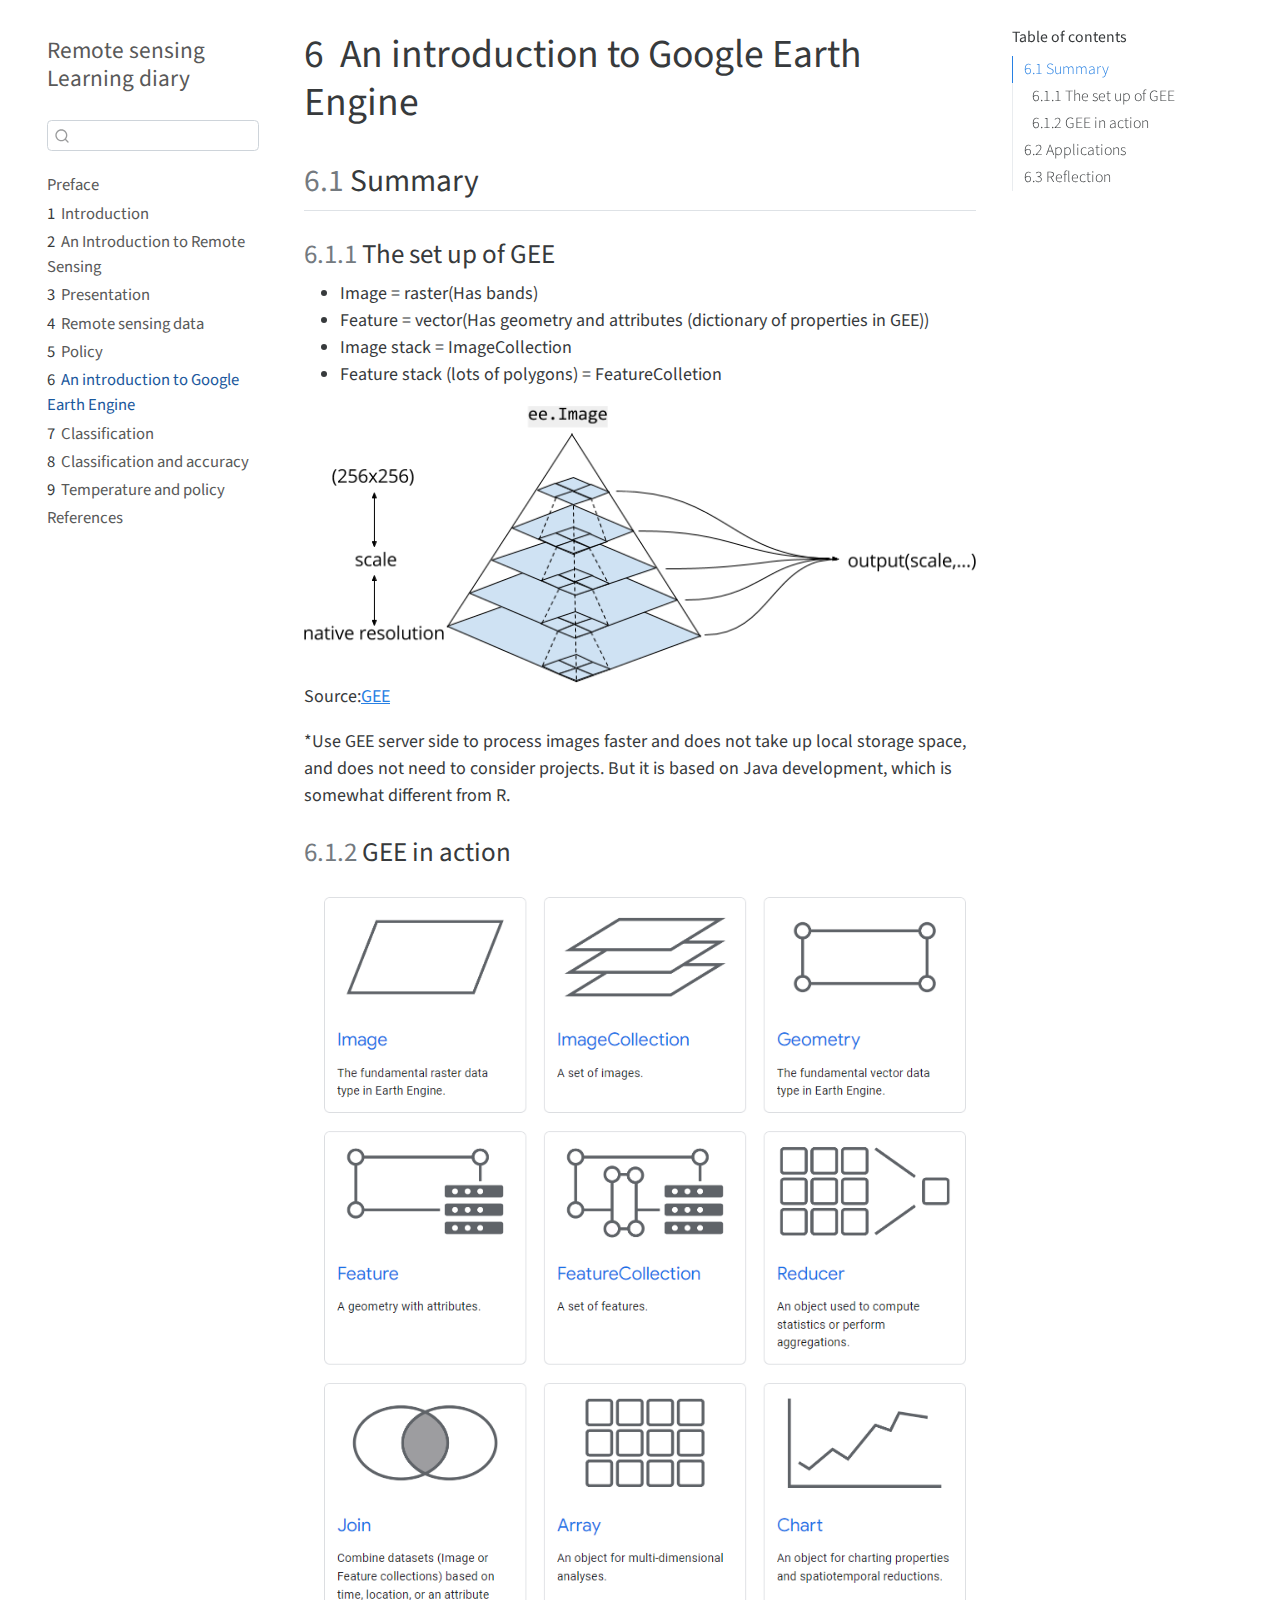
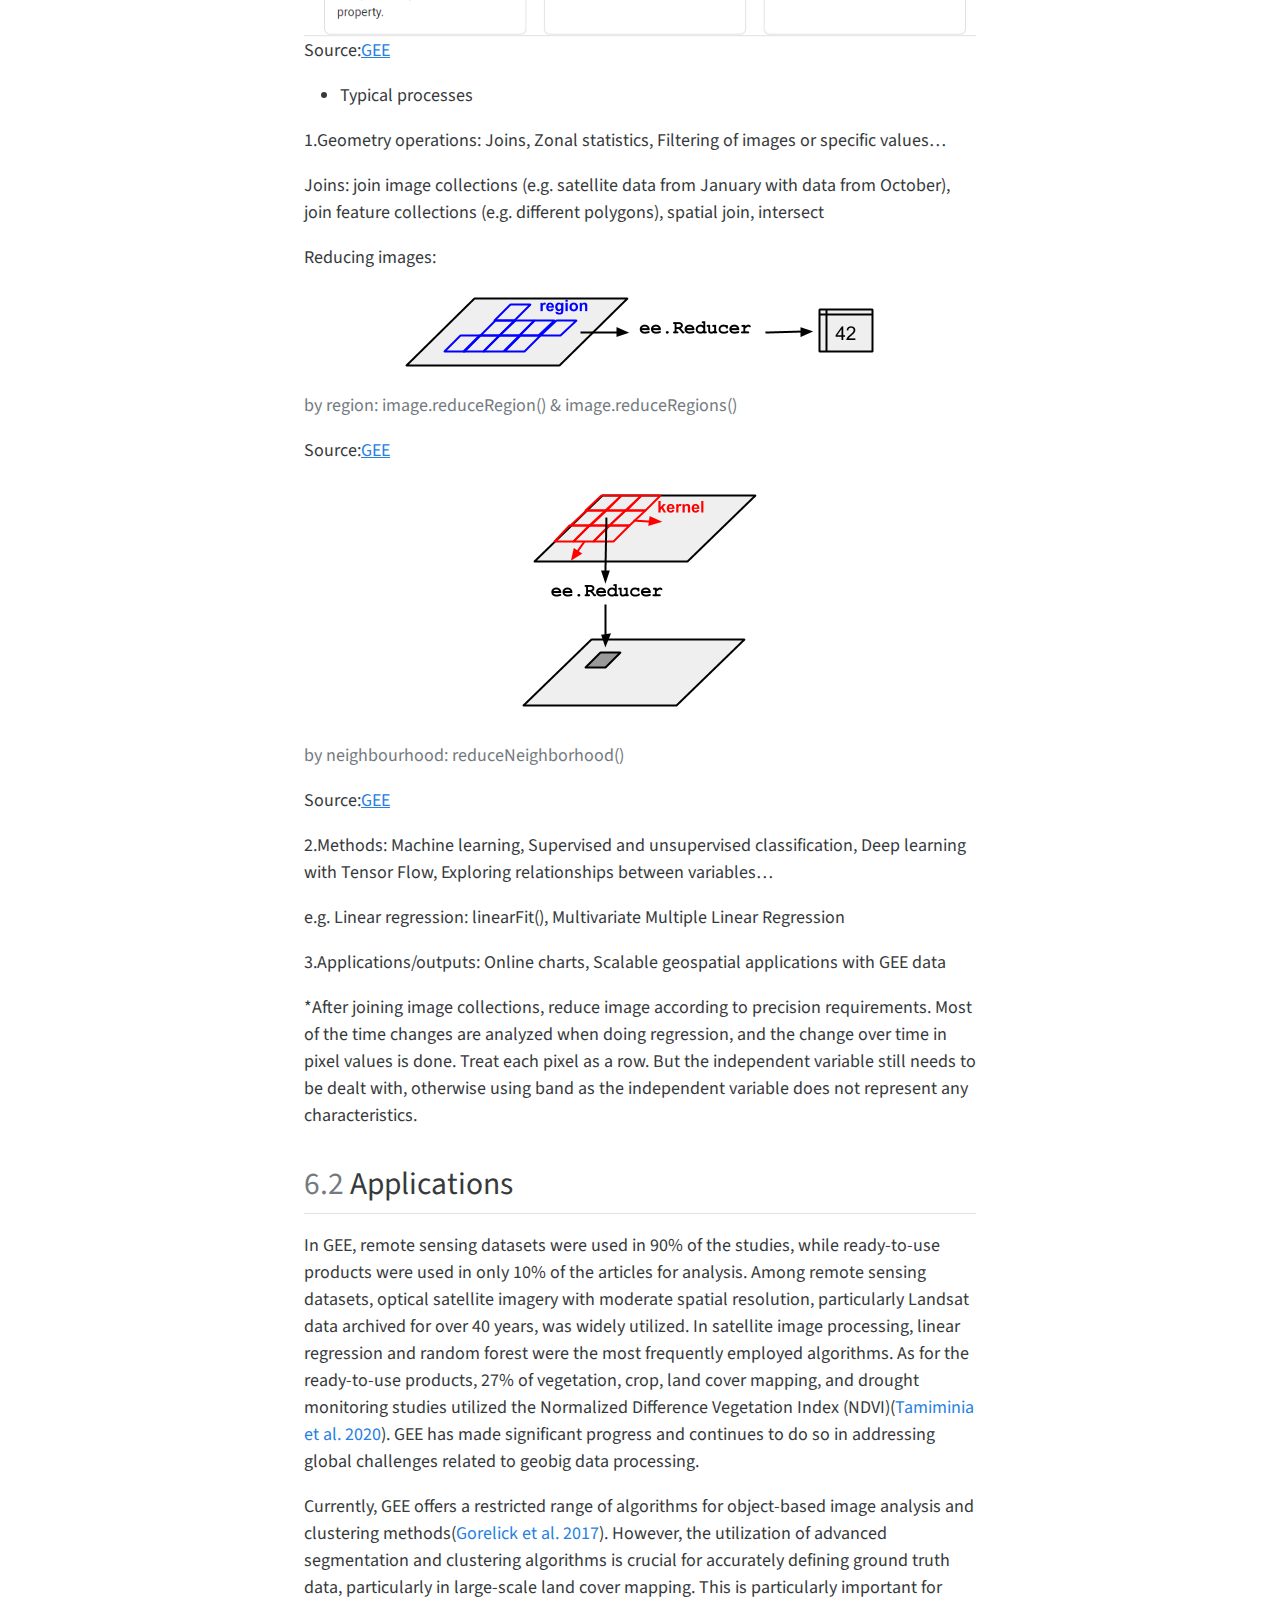
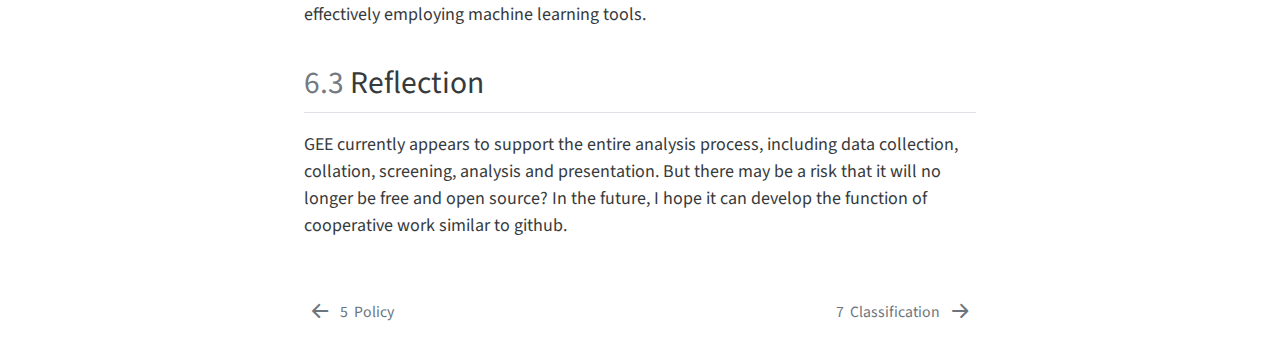
<file: docs/W5.html>
<!DOCTYPE html>
<html xmlns="http://www.w3.org/1999/xhtml" lang="en" xml:lang="en"><head>

<meta charset="utf-8">
<meta name="generator" content="quarto-1.1.251">

<meta name="viewport" content="width=device-width, initial-scale=1.0, user-scalable=yes">


<title>Remote sensing Learning diary - 6&nbsp; An introduction to Google Earth Engine</title>
<style>
code{white-space: pre-wrap;}
span.smallcaps{font-variant: small-caps;}
div.columns{display: flex; gap: min(4vw, 1.5em);}
div.column{flex: auto; overflow-x: auto;}
div.hanging-indent{margin-left: 1.5em; text-indent: -1.5em;}
ul.task-list{list-style: none;}
ul.task-list li input[type="checkbox"] {
  width: 0.8em;
  margin: 0 0.8em 0.2em -1.6em;
  vertical-align: middle;
}
div.csl-bib-body { }
div.csl-entry {
  clear: both;
}
.hanging div.csl-entry {
  margin-left:2em;
  text-indent:-2em;
}
div.csl-left-margin {
  min-width:2em;
  float:left;
}
div.csl-right-inline {
  margin-left:2em;
  padding-left:1em;
}
div.csl-indent {
  margin-left: 2em;
}
</style>


<script src="site_libs/quarto-nav/quarto-nav.js"></script>
<script src="site_libs/quarto-nav/headroom.min.js"></script>
<script src="site_libs/clipboard/clipboard.min.js"></script>
<script src="site_libs/quarto-search/autocomplete.umd.js"></script>
<script src="site_libs/quarto-search/fuse.min.js"></script>
<script src="site_libs/quarto-search/quarto-search.js"></script>
<meta name="quarto:offset" content="./">
<link href="./W6.html" rel="next">
<link href="./W4.html" rel="prev">
<script src="site_libs/quarto-html/quarto.js"></script>
<script src="site_libs/quarto-html/popper.min.js"></script>
<script src="site_libs/quarto-html/tippy.umd.min.js"></script>
<script src="site_libs/quarto-html/anchor.min.js"></script>
<link href="site_libs/quarto-html/tippy.css" rel="stylesheet">
<link href="site_libs/quarto-html/quarto-syntax-highlighting.css" rel="stylesheet" id="quarto-text-highlighting-styles">
<script src="site_libs/bootstrap/bootstrap.min.js"></script>
<link href="site_libs/bootstrap/bootstrap-icons.css" rel="stylesheet">
<link href="site_libs/bootstrap/bootstrap.min.css" rel="stylesheet" id="quarto-bootstrap" data-mode="light">
<script id="quarto-search-options" type="application/json">{
  "location": "sidebar",
  "copy-button": false,
  "collapse-after": 3,
  "panel-placement": "start",
  "type": "textbox",
  "limit": 20,
  "language": {
    "search-no-results-text": "No results",
    "search-matching-documents-text": "matching documents",
    "search-copy-link-title": "Copy link to search",
    "search-hide-matches-text": "Hide additional matches",
    "search-more-match-text": "more match in this document",
    "search-more-matches-text": "more matches in this document",
    "search-clear-button-title": "Clear",
    "search-detached-cancel-button-title": "Cancel",
    "search-submit-button-title": "Submit"
  }
}</script>


</head>

<body class="nav-sidebar floating">

<div id="quarto-search-results"></div>
  <header id="quarto-header" class="headroom fixed-top">
  <nav class="quarto-secondary-nav" data-bs-toggle="collapse" data-bs-target="#quarto-sidebar" aria-controls="quarto-sidebar" aria-expanded="false" aria-label="Toggle sidebar navigation" onclick="if (window.quartoToggleHeadroom) { window.quartoToggleHeadroom(); }">
    <div class="container-fluid d-flex justify-content-between">
      <h1 class="quarto-secondary-nav-title"><span class="chapter-number">6</span>&nbsp; <span class="chapter-title">An introduction to Google Earth Engine</span></h1>
      <button type="button" class="quarto-btn-toggle btn" aria-label="Show secondary navigation">
        <i class="bi bi-chevron-right"></i>
      </button>
    </div>
  </nav>
</header>
<!-- content -->
<div id="quarto-content" class="quarto-container page-columns page-rows-contents page-layout-article">
<!-- sidebar -->
  <nav id="quarto-sidebar" class="sidebar collapse sidebar-navigation floating overflow-auto">
    <div class="pt-lg-2 mt-2 text-left sidebar-header">
    <div class="sidebar-title mb-0 py-0">
      <a href="./">Remote sensing Learning diary</a> 
    </div>
      </div>
      <div class="mt-2 flex-shrink-0 align-items-center">
        <div class="sidebar-search">
        <div id="quarto-search" class="" title="Search"></div>
        </div>
      </div>
    <div class="sidebar-menu-container"> 
    <ul class="list-unstyled mt-1">
        <li class="sidebar-item">
  <div class="sidebar-item-container"> 
  <a href="./index.html" class="sidebar-item-text sidebar-link">Preface</a>
  </div>
</li>
        <li class="sidebar-item">
  <div class="sidebar-item-container"> 
  <a href="./intro.html" class="sidebar-item-text sidebar-link"><span class="chapter-number">1</span>&nbsp; <span class="chapter-title">Introduction</span></a>
  </div>
</li>
        <li class="sidebar-item">
  <div class="sidebar-item-container"> 
  <a href="./W1.html" class="sidebar-item-text sidebar-link"><span class="chapter-number">2</span>&nbsp; <span class="chapter-title">An Introduction to Remote Sensing</span></a>
  </div>
</li>
        <li class="sidebar-item">
  <div class="sidebar-item-container"> 
  <a href="./W2.html" class="sidebar-item-text sidebar-link"><span class="chapter-number">3</span>&nbsp; <span class="chapter-title">Presentation</span></a>
  </div>
</li>
        <li class="sidebar-item">
  <div class="sidebar-item-container"> 
  <a href="./W3.html" class="sidebar-item-text sidebar-link"><span class="chapter-number">4</span>&nbsp; <span class="chapter-title">Remote sensing data</span></a>
  </div>
</li>
        <li class="sidebar-item">
  <div class="sidebar-item-container"> 
  <a href="./W4.html" class="sidebar-item-text sidebar-link"><span class="chapter-number">5</span>&nbsp; <span class="chapter-title">Policy</span></a>
  </div>
</li>
        <li class="sidebar-item">
  <div class="sidebar-item-container"> 
  <a href="./W5.html" class="sidebar-item-text sidebar-link active"><span class="chapter-number">6</span>&nbsp; <span class="chapter-title">An introduction to Google Earth Engine</span></a>
  </div>
</li>
        <li class="sidebar-item">
  <div class="sidebar-item-container"> 
  <a href="./W6.html" class="sidebar-item-text sidebar-link"><span class="chapter-number">7</span>&nbsp; <span class="chapter-title">Classification</span></a>
  </div>
</li>
        <li class="sidebar-item">
  <div class="sidebar-item-container"> 
  <a href="./W7.html" class="sidebar-item-text sidebar-link"><span class="chapter-number">8</span>&nbsp; <span class="chapter-title">Classification and accuracy</span></a>
  </div>
</li>
        <li class="sidebar-item">
  <div class="sidebar-item-container"> 
  <a href="./W8.html" class="sidebar-item-text sidebar-link"><span class="chapter-number">9</span>&nbsp; <span class="chapter-title">Temperature and policy</span></a>
  </div>
</li>
        <li class="sidebar-item">
  <div class="sidebar-item-container"> 
  <a href="./references.html" class="sidebar-item-text sidebar-link">References</a>
  </div>
</li>
    </ul>
    </div>
</nav>
<!-- margin-sidebar -->
    <div id="quarto-margin-sidebar" class="sidebar margin-sidebar">
        <nav id="TOC" role="doc-toc" class="toc-active">
    <h2 id="toc-title">Table of contents</h2>
   
  <ul>
  <li><a href="#summary" id="toc-summary" class="nav-link active" data-scroll-target="#summary"><span class="toc-section-number">6.1</span>  Summary</a>
  <ul class="collapse">
  <li><a href="#the-set-up-of-gee" id="toc-the-set-up-of-gee" class="nav-link" data-scroll-target="#the-set-up-of-gee"><span class="toc-section-number">6.1.1</span>  The set up of GEE</a></li>
  <li><a href="#gee-in-action" id="toc-gee-in-action" class="nav-link" data-scroll-target="#gee-in-action"><span class="toc-section-number">6.1.2</span>  GEE in action</a></li>
  </ul></li>
  <li><a href="#applications" id="toc-applications" class="nav-link" data-scroll-target="#applications"><span class="toc-section-number">6.2</span>  Applications</a></li>
  <li><a href="#reflection" id="toc-reflection" class="nav-link" data-scroll-target="#reflection"><span class="toc-section-number">6.3</span>  Reflection</a></li>
  </ul>
</nav>
    </div>
<!-- main -->
<main class="content" id="quarto-document-content">

<header id="title-block-header" class="quarto-title-block default">
<div class="quarto-title">
<h1 class="title d-none d-lg-block"><span class="chapter-number">6</span>&nbsp; <span class="chapter-title">An introduction to Google Earth Engine</span></h1>
</div>



<div class="quarto-title-meta">

    
    
  </div>
  

</header>

<section id="summary" class="level2" data-number="6.1">
<h2 data-number="6.1" class="anchored" data-anchor-id="summary"><span class="header-section-number">6.1</span> Summary</h2>
<section id="the-set-up-of-gee" class="level3" data-number="6.1.1">
<h3 data-number="6.1.1" class="anchored" data-anchor-id="the-set-up-of-gee"><span class="header-section-number">6.1.1</span> The set up of GEE</h3>
<ul>
<li>Image = raster(Has bands)</li>
<li>Feature = vector(Has geometry and attributes (dictionary of properties in GEE))</li>
<li>Image stack = ImageCollection</li>
<li>Feature stack (lots of polygons) = FeatureColletion</li>
</ul>
<p><img src="img/5.1.png" class="img-fluid" alt="scale"> Source:<a href="https://developers.google.com/earth-engine/guides/scale">GEE</a></p>
<p>*Use GEE server side to process images faster and does not take up local storage space, and does not need to consider projects. But it is based on Java development, which is somewhat different from R.</p>
</section>
<section id="gee-in-action" class="level3" data-number="6.1.2">
<h3 data-number="6.1.2" class="anchored" data-anchor-id="gee-in-action"><span class="header-section-number">6.1.2</span> GEE in action</h3>
<p><img src="img/5.2.png" class="img-fluid" alt="Object classes"> Source:<a href="https://developers.google.com/earth-engine/guides/objects_methods_overview">GEE</a></p>
<ul>
<li>Typical processes</li>
</ul>
<p>1.Geometry operations: Joins, Zonal statistics, Filtering of images or specific values…</p>
<p>Joins: join image collections (e.g.&nbsp;satellite data from January with data from October), join feature collections (e.g.&nbsp;different polygons), spatial join, intersect</p>
<p>Reducing images:</p>
<div class="quarto-figure quarto-figure-center">
<figure class="figure">
<p><img src="img/5.3.png" class="img-fluid figure-img"></p>
<p></p><figcaption class="figure-caption">by region: image.reduceRegion() &amp; image.reduceRegions()</figcaption><p></p>
</figure>
</div>
<p>Source:<a href="https://developers.google.com/earth-engine/guides/reducers_reduce_region">GEE</a></p>
<div class="quarto-figure quarto-figure-center">
<figure class="figure">
<p><img src="img/5.4.png" class="img-fluid figure-img"></p>
<p></p><figcaption class="figure-caption">by neighbourhood: reduceNeighborhood()</figcaption><p></p>
</figure>
</div>
<p>Source:<a href="https://developers.google.com/earth-engine/guides/reducers_reduce_neighborhood">GEE</a></p>
<p>2.Methods: Machine learning, Supervised and unsupervised classification, Deep learning with Tensor Flow, Exploring relationships between variables…</p>
<p>e.g.&nbsp;Linear regression: linearFit(), Multivariate Multiple Linear Regression</p>
<p>3.Applications/outputs: Online charts, Scalable geospatial applications with GEE data</p>
<p>*After joining image collections, reduce image according to precision requirements. Most of the time changes are analyzed when doing regression, and the change over time in pixel values is done. Treat each pixel as a row. But the independent variable still needs to be dealt with, otherwise using band as the independent variable does not represent any characteristics.</p>
</section>
</section>
<section id="applications" class="level2" data-number="6.2">
<h2 data-number="6.2" class="anchored" data-anchor-id="applications"><span class="header-section-number">6.2</span> Applications</h2>
<p>In GEE, remote sensing datasets were used in 90% of the studies, while ready-to-use products were used in only 10% of the articles for analysis. Among remote sensing datasets, optical satellite imagery with moderate spatial resolution, particularly Landsat data archived for over 40 years, was widely utilized. In satellite image processing, linear regression and random forest were the most frequently employed algorithms. As for the ready-to-use products, 27% of vegetation, crop, land cover mapping, and drought monitoring studies utilized the Normalized Difference Vegetation Index (NDVI)<span class="citation" data-cites="Tamiminia2020">(<a href="references.html#ref-Tamiminia2020" role="doc-biblioref">Tamiminia et al. 2020</a>)</span>. GEE has made significant progress and continues to do so in addressing global challenges related to geobig data processing.</p>
<p>Currently, GEE offers a restricted range of algorithms for object-based image analysis and clustering methods<span class="citation" data-cites="Gorelick2017">(<a href="references.html#ref-Gorelick2017" role="doc-biblioref">Gorelick et al. 2017</a>)</span>. However, the utilization of advanced segmentation and clustering algorithms is crucial for accurately defining ground truth data, particularly in large-scale land cover mapping. This is particularly important for effectively employing machine learning tools.</p>
</section>
<section id="reflection" class="level2" data-number="6.3">
<h2 data-number="6.3" class="anchored" data-anchor-id="reflection"><span class="header-section-number">6.3</span> Reflection</h2>
<p>GEE currently appears to support the entire analysis process, including data collection, collation, screening, analysis and presentation. But there may be a risk that it will no longer be free and open source? In the future, I hope it can develop the function of cooperative work similar to github.</p>


<div id="refs" class="references csl-bib-body hanging-indent" role="doc-bibliography" style="display: none">
<div id="ref-Gorelick2017" class="csl-entry" role="doc-biblioentry">
Gorelick, Noel, Matt Hancher, Mike Dixon, Simon Ilyushchenko, David Thau, and Rebecca Moore. 2017. <span>“Google Earth Engine: Planetary-Scale Geospatial Analysis for Everyone.”</span> <em>Remote Sensing of Environment</em> 202 (December): 18–27. <a href="https://doi.org/10.1016/J.RSE.2017.06.031">https://doi.org/10.1016/J.RSE.2017.06.031</a>.
</div>
<div id="ref-Tamiminia2020" class="csl-entry" role="doc-biblioentry">
Tamiminia, Haifa, Bahram Salehi, Masoud Mahdianpari, Lindi Quackenbush, Sarina Adeli, and Brian Brisco. 2020. <span>“Google Earth Engine for Geo-Big Data Applications: A Meta-Analysis and Systematic Review.”</span> <em>ISPRS Journal of Photogrammetry and Remote Sensing</em> 164 (June): 152–70. <a href="https://doi.org/10.1016/J.ISPRSJPRS.2020.04.001">https://doi.org/10.1016/J.ISPRSJPRS.2020.04.001</a>.
</div>
</div>
</section>

</main> <!-- /main -->
<script id="quarto-html-after-body" type="application/javascript">
window.document.addEventListener("DOMContentLoaded", function (event) {
  const toggleBodyColorMode = (bsSheetEl) => {
    const mode = bsSheetEl.getAttribute("data-mode");
    const bodyEl = window.document.querySelector("body");
    if (mode === "dark") {
      bodyEl.classList.add("quarto-dark");
      bodyEl.classList.remove("quarto-light");
    } else {
      bodyEl.classList.add("quarto-light");
      bodyEl.classList.remove("quarto-dark");
    }
  }
  const toggleBodyColorPrimary = () => {
    const bsSheetEl = window.document.querySelector("link#quarto-bootstrap");
    if (bsSheetEl) {
      toggleBodyColorMode(bsSheetEl);
    }
  }
  toggleBodyColorPrimary();  
  const icon = "";
  const anchorJS = new window.AnchorJS();
  anchorJS.options = {
    placement: 'right',
    icon: icon
  };
  anchorJS.add('.anchored');
  const clipboard = new window.ClipboardJS('.code-copy-button', {
    target: function(trigger) {
      return trigger.previousElementSibling;
    }
  });
  clipboard.on('success', function(e) {
    // button target
    const button = e.trigger;
    // don't keep focus
    button.blur();
    // flash "checked"
    button.classList.add('code-copy-button-checked');
    var currentTitle = button.getAttribute("title");
    button.setAttribute("title", "Copied!");
    setTimeout(function() {
      button.setAttribute("title", currentTitle);
      button.classList.remove('code-copy-button-checked');
    }, 1000);
    // clear code selection
    e.clearSelection();
  });
  function tippyHover(el, contentFn) {
    const config = {
      allowHTML: true,
      content: contentFn,
      maxWidth: 500,
      delay: 100,
      arrow: false,
      appendTo: function(el) {
          return el.parentElement;
      },
      interactive: true,
      interactiveBorder: 10,
      theme: 'quarto',
      placement: 'bottom-start'
    };
    window.tippy(el, config); 
  }
  const noterefs = window.document.querySelectorAll('a[role="doc-noteref"]');
  for (var i=0; i<noterefs.length; i++) {
    const ref = noterefs[i];
    tippyHover(ref, function() {
      // use id or data attribute instead here
      let href = ref.getAttribute('data-footnote-href') || ref.getAttribute('href');
      try { href = new URL(href).hash; } catch {}
      const id = href.replace(/^#\/?/, "");
      const note = window.document.getElementById(id);
      return note.innerHTML;
    });
  }
  var bibliorefs = window.document.querySelectorAll('a[role="doc-biblioref"]');
  for (var i=0; i<bibliorefs.length; i++) {
    const ref = bibliorefs[i];
    const cites = ref.parentNode.getAttribute('data-cites').split(' ');
    tippyHover(ref, function() {
      var popup = window.document.createElement('div');
      cites.forEach(function(cite) {
        var citeDiv = window.document.createElement('div');
        citeDiv.classList.add('hanging-indent');
        citeDiv.classList.add('csl-entry');
        var biblioDiv = window.document.getElementById('ref-' + cite);
        if (biblioDiv) {
          citeDiv.innerHTML = biblioDiv.innerHTML;
        }
        popup.appendChild(citeDiv);
      });
      return popup.innerHTML;
    });
  }
});
</script>
<nav class="page-navigation">
  <div class="nav-page nav-page-previous">
      <a href="./W4.html" class="pagination-link">
        <i class="bi bi-arrow-left-short"></i> <span class="nav-page-text"><span class="chapter-number">5</span>&nbsp; <span class="chapter-title">Policy</span></span>
      </a>          
  </div>
  <div class="nav-page nav-page-next">
      <a href="./W6.html" class="pagination-link">
        <span class="nav-page-text"><span class="chapter-number">7</span>&nbsp; <span class="chapter-title">Classification</span></span> <i class="bi bi-arrow-right-short"></i>
      </a>
  </div>
</nav>
</div> <!-- /content -->



</body></html>
</file>
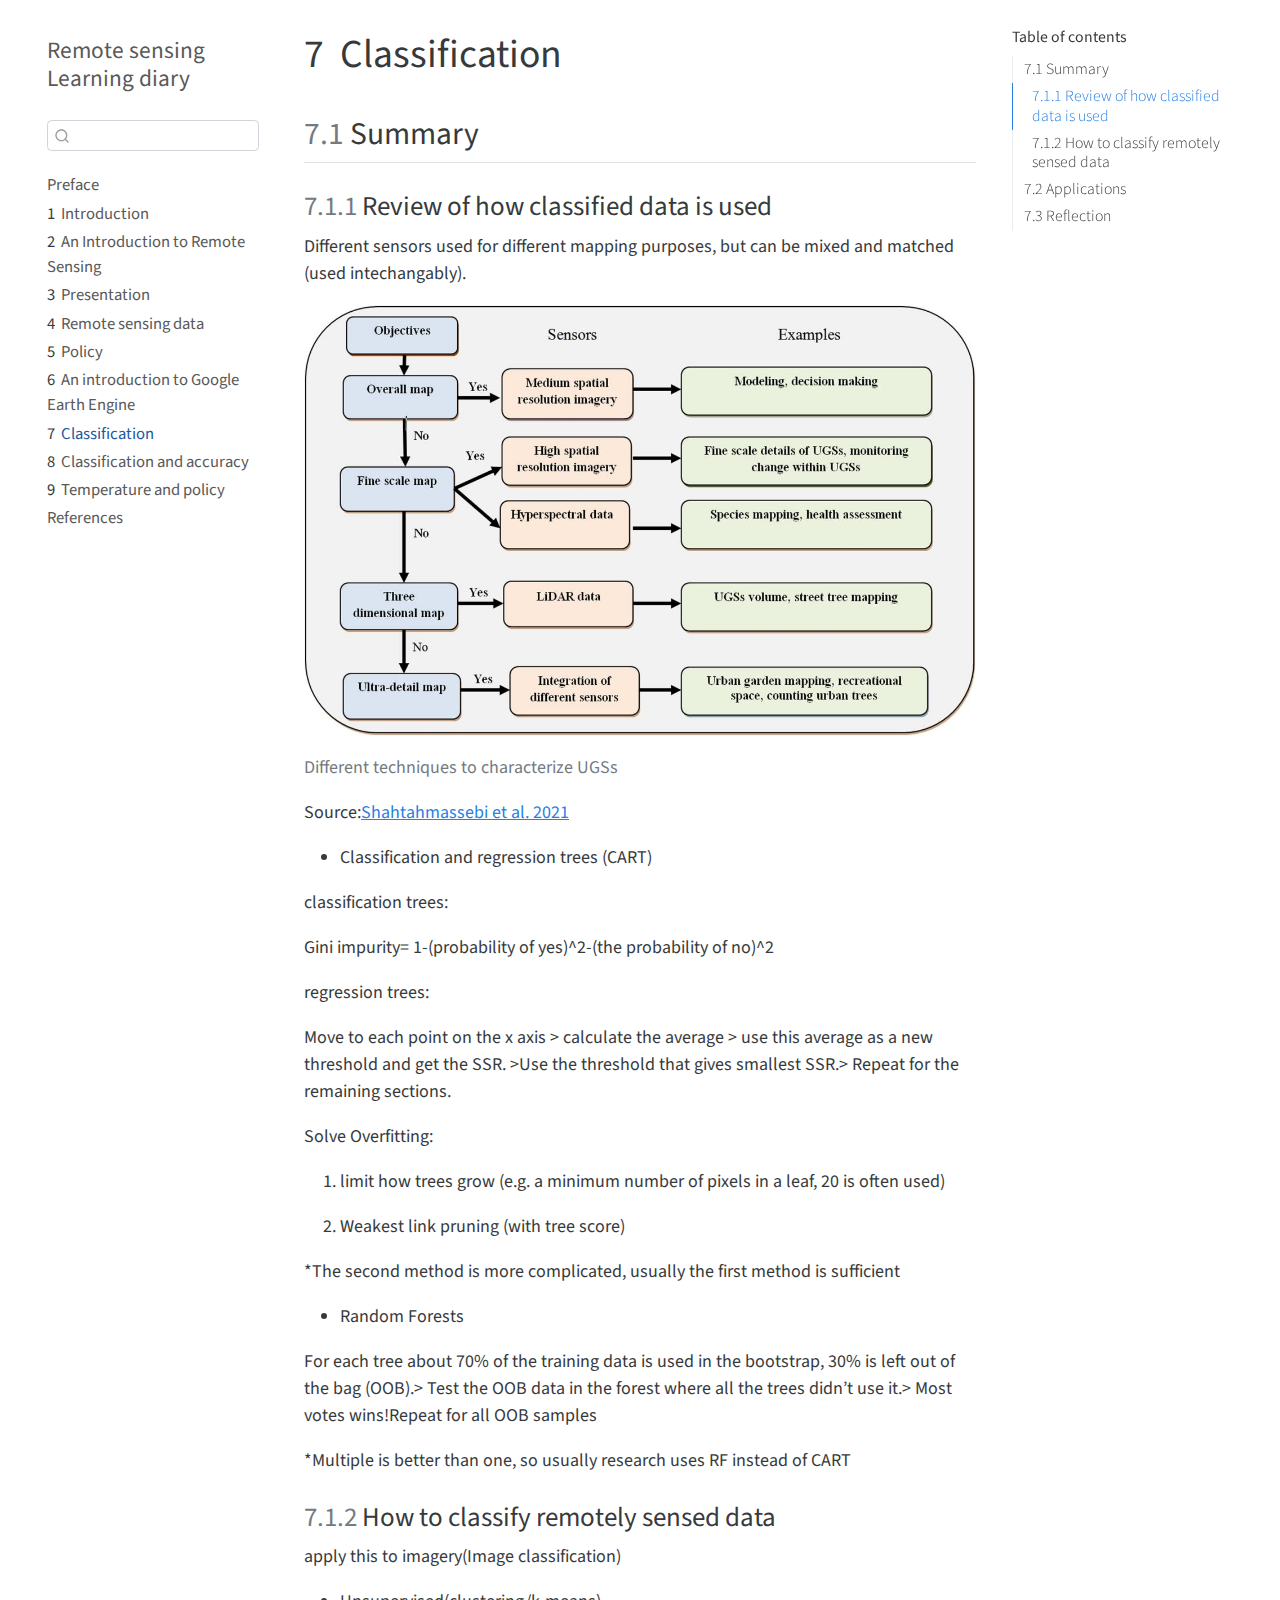
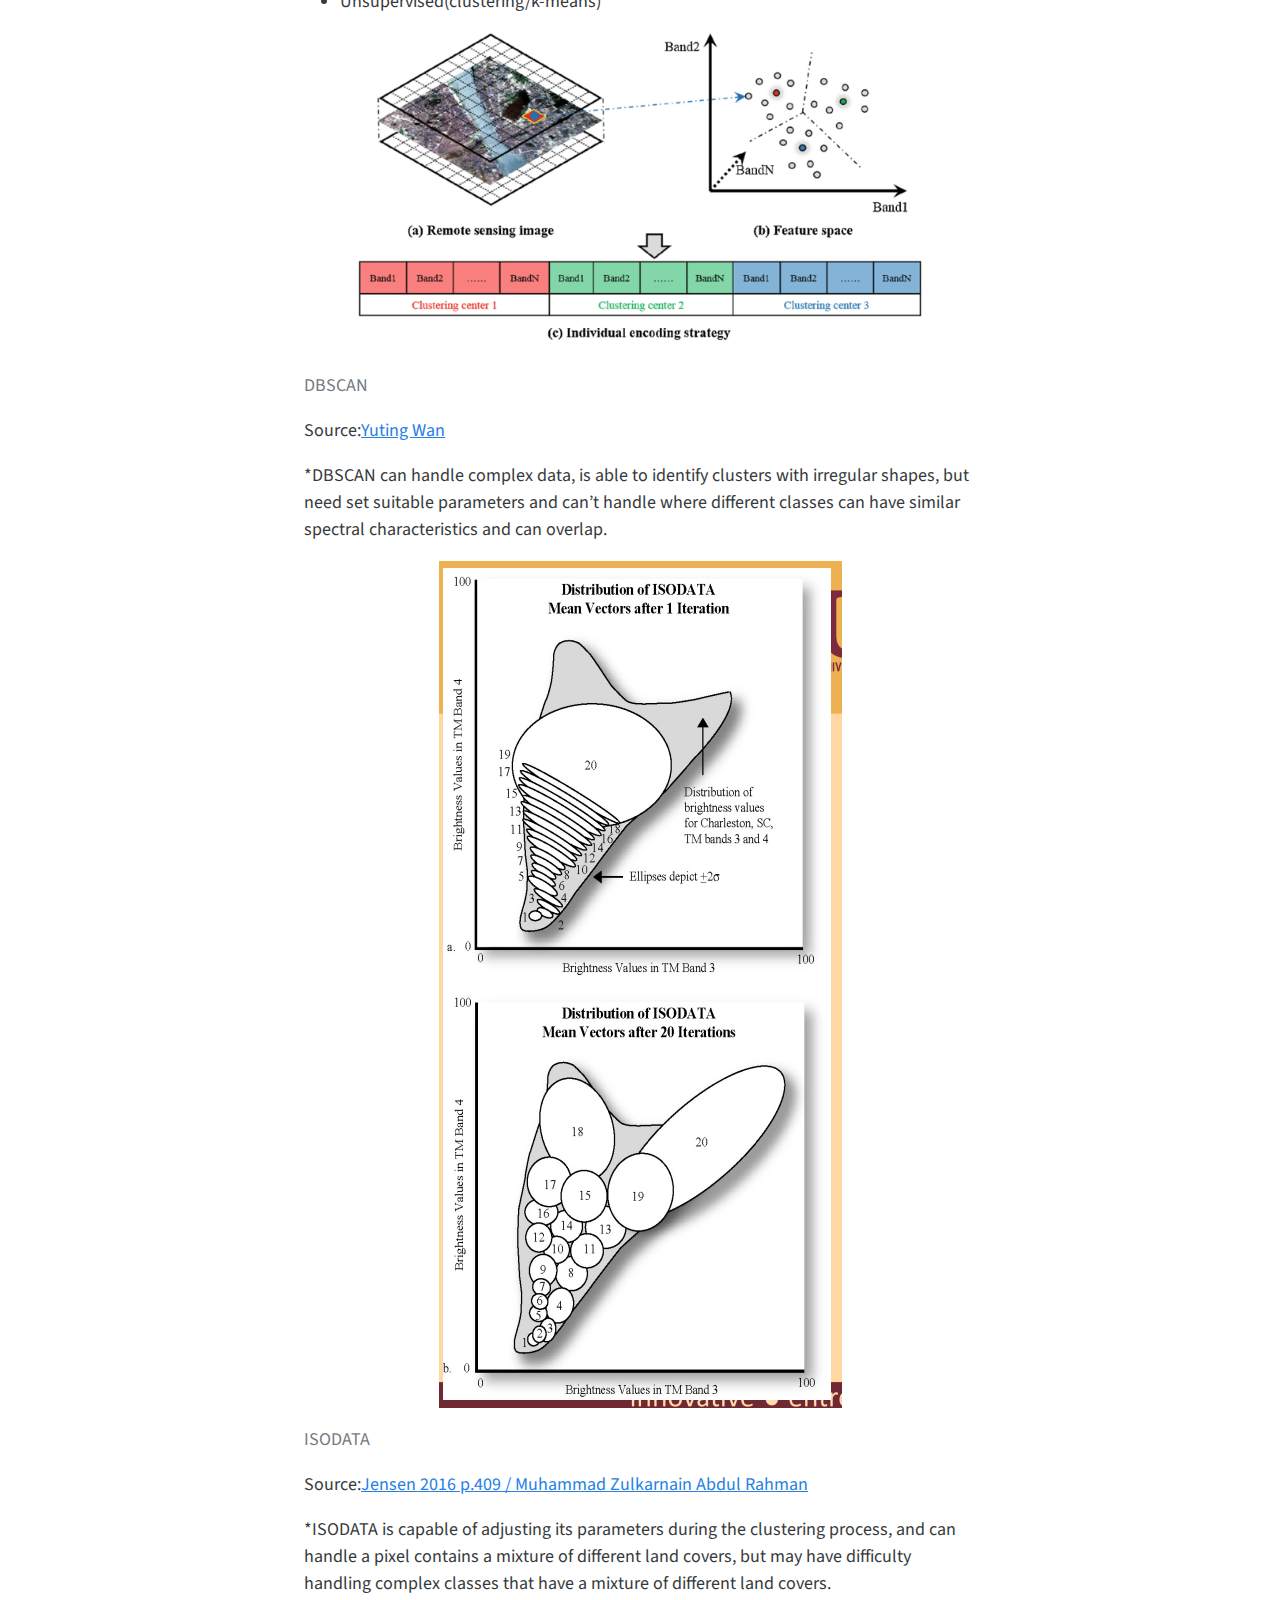
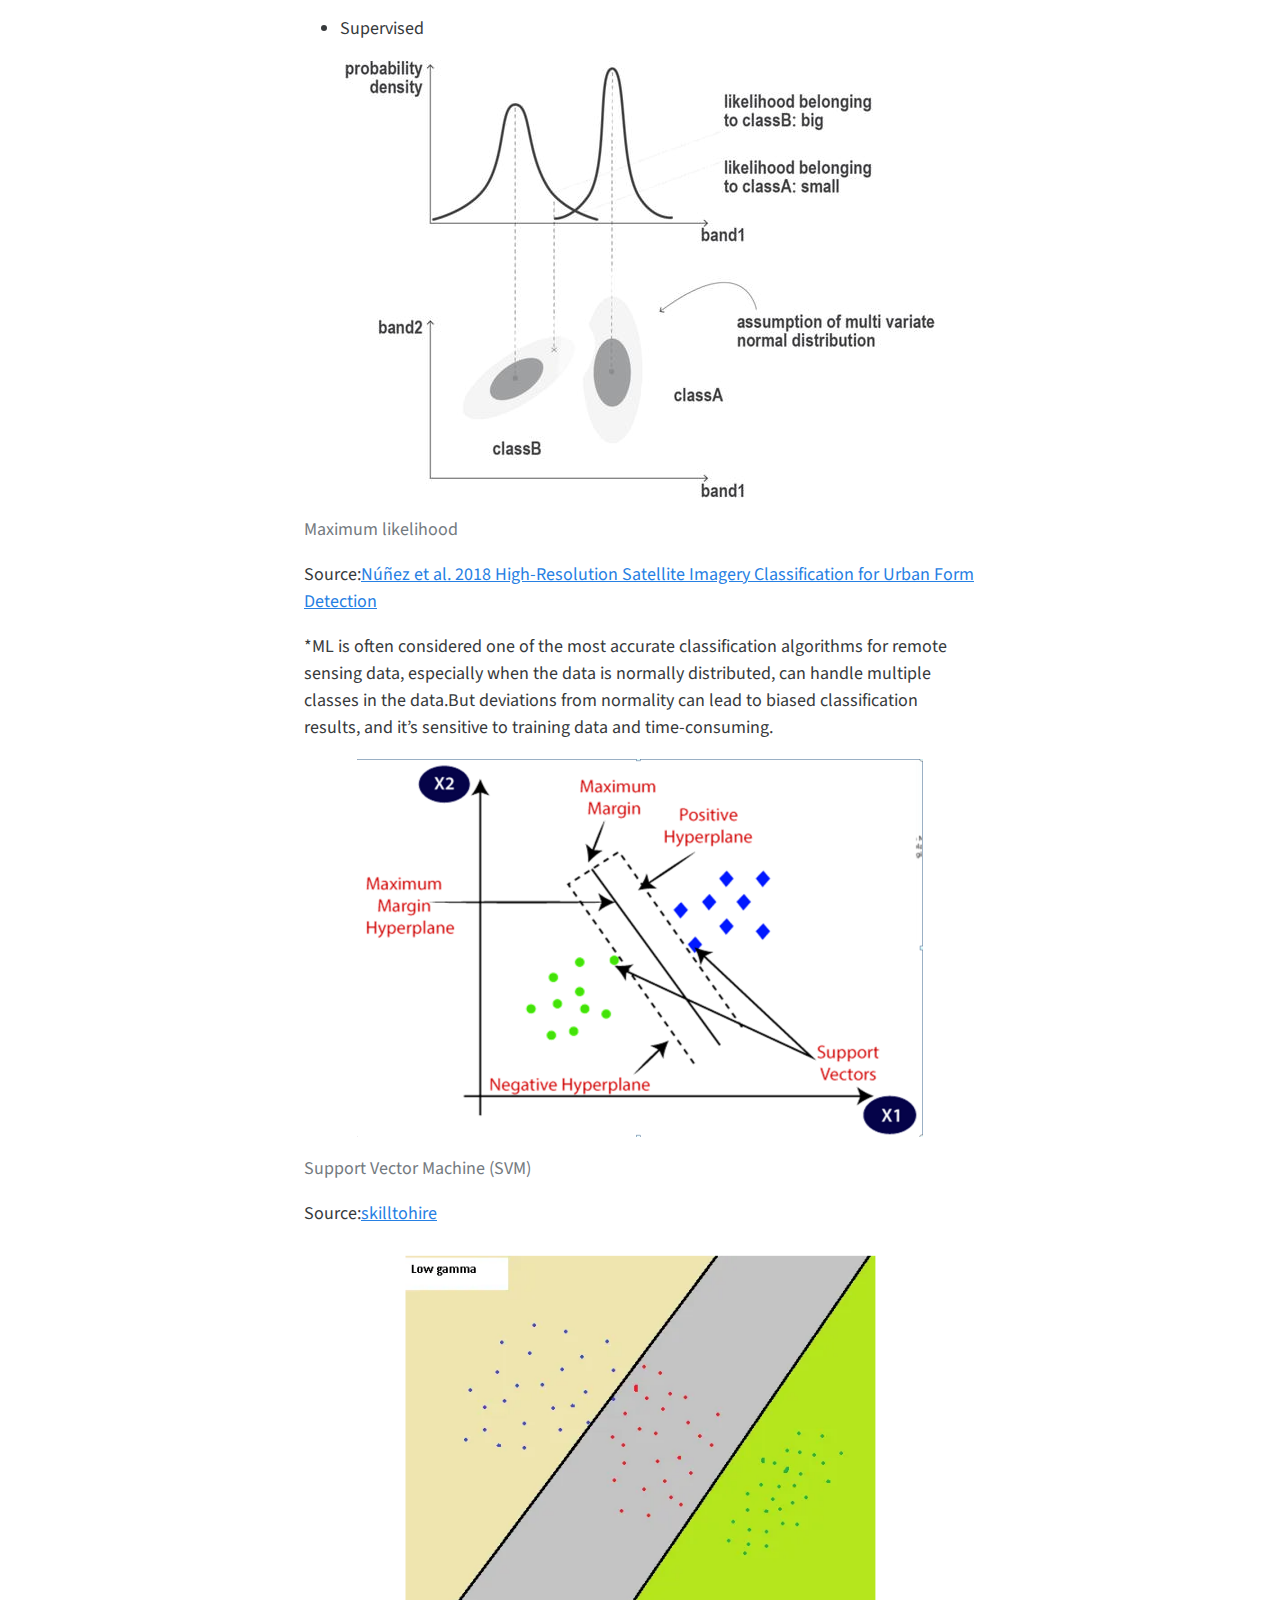
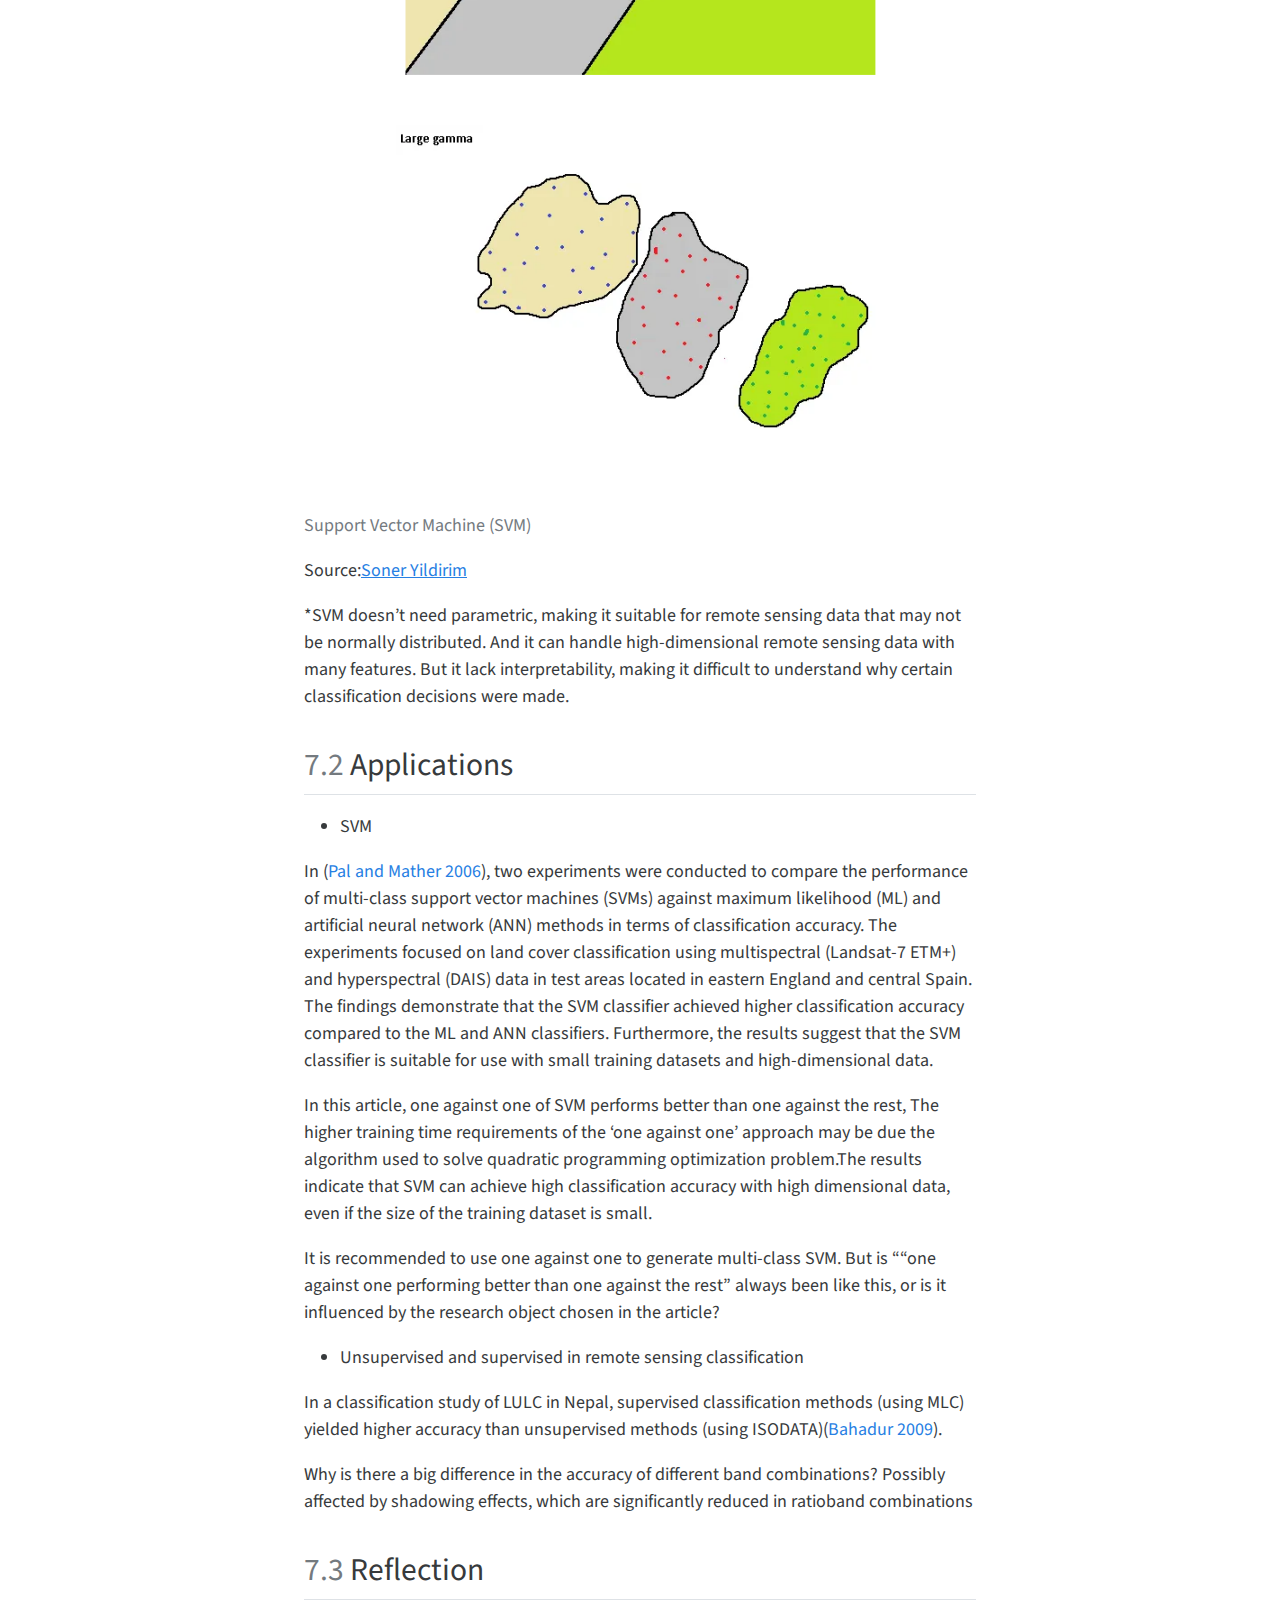
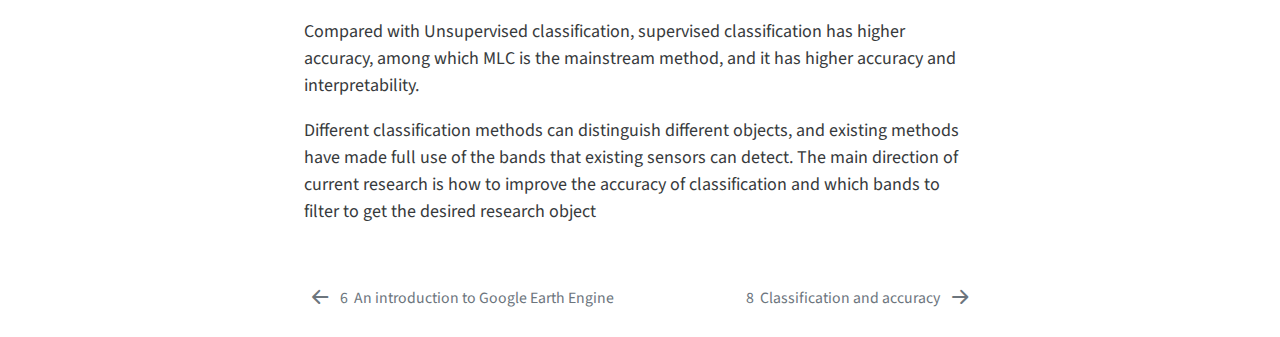
<file: docs/W6.html>
<!DOCTYPE html>
<html xmlns="http://www.w3.org/1999/xhtml" lang="en" xml:lang="en"><head>

<meta charset="utf-8">
<meta name="generator" content="quarto-1.1.251">

<meta name="viewport" content="width=device-width, initial-scale=1.0, user-scalable=yes">


<title>Remote sensing Learning diary - 7&nbsp; Classification</title>
<style>
code{white-space: pre-wrap;}
span.smallcaps{font-variant: small-caps;}
div.columns{display: flex; gap: min(4vw, 1.5em);}
div.column{flex: auto; overflow-x: auto;}
div.hanging-indent{margin-left: 1.5em; text-indent: -1.5em;}
ul.task-list{list-style: none;}
ul.task-list li input[type="checkbox"] {
  width: 0.8em;
  margin: 0 0.8em 0.2em -1.6em;
  vertical-align: middle;
}
div.csl-bib-body { }
div.csl-entry {
  clear: both;
}
.hanging div.csl-entry {
  margin-left:2em;
  text-indent:-2em;
}
div.csl-left-margin {
  min-width:2em;
  float:left;
}
div.csl-right-inline {
  margin-left:2em;
  padding-left:1em;
}
div.csl-indent {
  margin-left: 2em;
}
</style>


<script src="site_libs/quarto-nav/quarto-nav.js"></script>
<script src="site_libs/quarto-nav/headroom.min.js"></script>
<script src="site_libs/clipboard/clipboard.min.js"></script>
<script src="site_libs/quarto-search/autocomplete.umd.js"></script>
<script src="site_libs/quarto-search/fuse.min.js"></script>
<script src="site_libs/quarto-search/quarto-search.js"></script>
<meta name="quarto:offset" content="./">
<link href="./W7.html" rel="next">
<link href="./W5.html" rel="prev">
<script src="site_libs/quarto-html/quarto.js"></script>
<script src="site_libs/quarto-html/popper.min.js"></script>
<script src="site_libs/quarto-html/tippy.umd.min.js"></script>
<script src="site_libs/quarto-html/anchor.min.js"></script>
<link href="site_libs/quarto-html/tippy.css" rel="stylesheet">
<link href="site_libs/quarto-html/quarto-syntax-highlighting.css" rel="stylesheet" id="quarto-text-highlighting-styles">
<script src="site_libs/bootstrap/bootstrap.min.js"></script>
<link href="site_libs/bootstrap/bootstrap-icons.css" rel="stylesheet">
<link href="site_libs/bootstrap/bootstrap.min.css" rel="stylesheet" id="quarto-bootstrap" data-mode="light">
<script id="quarto-search-options" type="application/json">{
  "location": "sidebar",
  "copy-button": false,
  "collapse-after": 3,
  "panel-placement": "start",
  "type": "textbox",
  "limit": 20,
  "language": {
    "search-no-results-text": "No results",
    "search-matching-documents-text": "matching documents",
    "search-copy-link-title": "Copy link to search",
    "search-hide-matches-text": "Hide additional matches",
    "search-more-match-text": "more match in this document",
    "search-more-matches-text": "more matches in this document",
    "search-clear-button-title": "Clear",
    "search-detached-cancel-button-title": "Cancel",
    "search-submit-button-title": "Submit"
  }
}</script>


</head>

<body class="nav-sidebar floating">

<div id="quarto-search-results"></div>
  <header id="quarto-header" class="headroom fixed-top">
  <nav class="quarto-secondary-nav" data-bs-toggle="collapse" data-bs-target="#quarto-sidebar" aria-controls="quarto-sidebar" aria-expanded="false" aria-label="Toggle sidebar navigation" onclick="if (window.quartoToggleHeadroom) { window.quartoToggleHeadroom(); }">
    <div class="container-fluid d-flex justify-content-between">
      <h1 class="quarto-secondary-nav-title"><span class="chapter-number">7</span>&nbsp; <span class="chapter-title">Classification</span></h1>
      <button type="button" class="quarto-btn-toggle btn" aria-label="Show secondary navigation">
        <i class="bi bi-chevron-right"></i>
      </button>
    </div>
  </nav>
</header>
<!-- content -->
<div id="quarto-content" class="quarto-container page-columns page-rows-contents page-layout-article">
<!-- sidebar -->
  <nav id="quarto-sidebar" class="sidebar collapse sidebar-navigation floating overflow-auto">
    <div class="pt-lg-2 mt-2 text-left sidebar-header">
    <div class="sidebar-title mb-0 py-0">
      <a href="./">Remote sensing Learning diary</a> 
    </div>
      </div>
      <div class="mt-2 flex-shrink-0 align-items-center">
        <div class="sidebar-search">
        <div id="quarto-search" class="" title="Search"></div>
        </div>
      </div>
    <div class="sidebar-menu-container"> 
    <ul class="list-unstyled mt-1">
        <li class="sidebar-item">
  <div class="sidebar-item-container"> 
  <a href="./index.html" class="sidebar-item-text sidebar-link">Preface</a>
  </div>
</li>
        <li class="sidebar-item">
  <div class="sidebar-item-container"> 
  <a href="./intro.html" class="sidebar-item-text sidebar-link"><span class="chapter-number">1</span>&nbsp; <span class="chapter-title">Introduction</span></a>
  </div>
</li>
        <li class="sidebar-item">
  <div class="sidebar-item-container"> 
  <a href="./W1.html" class="sidebar-item-text sidebar-link"><span class="chapter-number">2</span>&nbsp; <span class="chapter-title">An Introduction to Remote Sensing</span></a>
  </div>
</li>
        <li class="sidebar-item">
  <div class="sidebar-item-container"> 
  <a href="./W2.html" class="sidebar-item-text sidebar-link"><span class="chapter-number">3</span>&nbsp; <span class="chapter-title">Presentation</span></a>
  </div>
</li>
        <li class="sidebar-item">
  <div class="sidebar-item-container"> 
  <a href="./W3.html" class="sidebar-item-text sidebar-link"><span class="chapter-number">4</span>&nbsp; <span class="chapter-title">Remote sensing data</span></a>
  </div>
</li>
        <li class="sidebar-item">
  <div class="sidebar-item-container"> 
  <a href="./W4.html" class="sidebar-item-text sidebar-link"><span class="chapter-number">5</span>&nbsp; <span class="chapter-title">Policy</span></a>
  </div>
</li>
        <li class="sidebar-item">
  <div class="sidebar-item-container"> 
  <a href="./W5.html" class="sidebar-item-text sidebar-link"><span class="chapter-number">6</span>&nbsp; <span class="chapter-title">An introduction to Google Earth Engine</span></a>
  </div>
</li>
        <li class="sidebar-item">
  <div class="sidebar-item-container"> 
  <a href="./W6.html" class="sidebar-item-text sidebar-link active"><span class="chapter-number">7</span>&nbsp; <span class="chapter-title">Classification</span></a>
  </div>
</li>
        <li class="sidebar-item">
  <div class="sidebar-item-container"> 
  <a href="./W7.html" class="sidebar-item-text sidebar-link"><span class="chapter-number">8</span>&nbsp; <span class="chapter-title">Classification and accuracy</span></a>
  </div>
</li>
        <li class="sidebar-item">
  <div class="sidebar-item-container"> 
  <a href="./W8.html" class="sidebar-item-text sidebar-link"><span class="chapter-number">9</span>&nbsp; <span class="chapter-title">Temperature and policy</span></a>
  </div>
</li>
        <li class="sidebar-item">
  <div class="sidebar-item-container"> 
  <a href="./references.html" class="sidebar-item-text sidebar-link">References</a>
  </div>
</li>
    </ul>
    </div>
</nav>
<!-- margin-sidebar -->
    <div id="quarto-margin-sidebar" class="sidebar margin-sidebar">
        <nav id="TOC" role="doc-toc" class="toc-active">
    <h2 id="toc-title">Table of contents</h2>
   
  <ul>
  <li><a href="#summary" id="toc-summary" class="nav-link active" data-scroll-target="#summary"><span class="toc-section-number">7.1</span>  Summary</a>
  <ul class="collapse">
  <li><a href="#review-of-how-classified-data-is-used" id="toc-review-of-how-classified-data-is-used" class="nav-link" data-scroll-target="#review-of-how-classified-data-is-used"><span class="toc-section-number">7.1.1</span>  Review of how classified data is used</a></li>
  <li><a href="#how-to-classify-remotely-sensed-data" id="toc-how-to-classify-remotely-sensed-data" class="nav-link" data-scroll-target="#how-to-classify-remotely-sensed-data"><span class="toc-section-number">7.1.2</span>  How to classify remotely sensed data</a></li>
  </ul></li>
  <li><a href="#applications" id="toc-applications" class="nav-link" data-scroll-target="#applications"><span class="toc-section-number">7.2</span>  Applications</a></li>
  <li><a href="#reflection" id="toc-reflection" class="nav-link" data-scroll-target="#reflection"><span class="toc-section-number">7.3</span>  Reflection</a></li>
  </ul>
</nav>
    </div>
<!-- main -->
<main class="content" id="quarto-document-content">

<header id="title-block-header" class="quarto-title-block default">
<div class="quarto-title">
<h1 class="title d-none d-lg-block"><span class="chapter-number">7</span>&nbsp; <span class="chapter-title">Classification</span></h1>
</div>



<div class="quarto-title-meta">

    
    
  </div>
  

</header>

<section id="summary" class="level2" data-number="7.1">
<h2 data-number="7.1" class="anchored" data-anchor-id="summary"><span class="header-section-number">7.1</span> Summary</h2>
<section id="review-of-how-classified-data-is-used" class="level3" data-number="7.1.1">
<h3 data-number="7.1.1" class="anchored" data-anchor-id="review-of-how-classified-data-is-used"><span class="header-section-number">7.1.1</span> Review of how classified data is used</h3>
<p>Different sensors used for different mapping purposes, but can be mixed and matched (used intechangably).</p>
<div class="quarto-figure quarto-figure-center">
<figure class="figure">
<p><img src="img/6.1.png" class="img-fluid figure-img"></p>
<p></p><figcaption class="figure-caption">Different techniques to characterize UGSs</figcaption><p></p>
</figure>
</div>
<p>Source:<a href="https://www.sciencedirect.com/science/article/pii/S1618866720307639?casa_token=ZrACATZktIAAAAAA:9bCBg0pBWBsIPmYMufywYK54cyPXoImsgNxQCN_JBR2zUQ50mvnKHcKZ9CnB2ywCNNsOCw-tpBU#!">Shahtahmassebi et al.&nbsp;2021</a></p>
<ul>
<li>Classification and regression trees (CART)</li>
</ul>
<p>classification trees:</p>
<p>Gini impurity= 1-(probability of yes)^2-(the probability of no)^2</p>
<p>regression trees:</p>
<p>Move to each point on the x axis &gt; calculate the average &gt; use this average as a new threshold and get the SSR. &gt;Use the threshold that gives smallest SSR.&gt; Repeat for the remaining sections.</p>
<p>Solve Overfitting:</p>
<ol type="1">
<li><p>limit how trees grow (e.g.&nbsp;a minimum number of pixels in a leaf, 20 is often used)</p></li>
<li><p>Weakest link pruning (with tree score)</p></li>
</ol>
<p>*The second method is more complicated, usually the first method is sufficient</p>
<ul>
<li>Random Forests</li>
</ul>
<p>For each tree about 70% of the training data is used in the bootstrap, 30% is left out of the bag (OOB).&gt; Test the OOB data in the forest where all the trees didn’t use it.&gt; Most votes wins!Repeat for all OOB samples</p>
<p>*Multiple is better than one, so usually research uses RF instead of CART</p>
</section>
<section id="how-to-classify-remotely-sensed-data" class="level3" data-number="7.1.2">
<h3 data-number="7.1.2" class="anchored" data-anchor-id="how-to-classify-remotely-sensed-data"><span class="header-section-number">7.1.2</span> How to classify remotely sensed data</h3>
<p>apply this to imagery(Image classification)</p>
<ul>
<li>Unsupervised(clustering/k-means)</li>
</ul>
<div class="quarto-figure quarto-figure-center">
<figure class="figure">
<p><img src="img/6.2.png" class="img-fluid figure-img"></p>
<p></p><figcaption class="figure-caption">DBSCAN</figcaption><p></p>
</figure>
</div>
<p>Source:<a href="https://www.researchgate.net/figure/Encoding-strategy-for-the-EAs-based-remote-sensing-image-clustering-approaches_fig2_320378302">Yuting Wan</a></p>
<p>*DBSCAN can handle complex data, is able to identify clusters with irregular shapes, but need set suitable parameters and can’t handle where different classes can have similar spectral characteristics and can overlap.</p>
<div class="quarto-figure quarto-figure-center">
<figure class="figure">
<p><img src="img/6.3.png" class="img-fluid figure-img"></p>
<p></p><figcaption class="figure-caption">ISODATA</figcaption><p></p>
</figure>
</div>
<p>Source:<a href="https://people.utm.my/nurulhazrina/files/2015/05/L12-Unsupervised-classification.pdf">Jensen 2016 p.409 / Muhammad Zulkarnain Abdul Rahman</a></p>
<p>*ISODATA is capable of adjusting its parameters during the clustering process, and can handle a pixel contains a mixture of different land covers, but may have difficulty handling complex classes that have a mixture of different land covers.</p>
<ul>
<li>Supervised</li>
</ul>
<div class="quarto-figure quarto-figure-center">
<figure class="figure">
<p><img src="img/6.4.png" class="img-fluid figure-img"></p>
<p></p><figcaption class="figure-caption">Maximum likelihood</figcaption><p></p>
</figure>
</div>
<p>Source:<a href="https://www.intechopen.com/chapters/64971">Núñez et al.&nbsp;2018 High-Resolution Satellite Imagery Classification for Urban Form Detection</a></p>
<p>*ML is often considered one of the most accurate classification algorithms for remote sensing data, especially when the data is normally distributed, can handle multiple classes in the data.But deviations from normality can lead to biased classification results, and it’s sensitive to training data and time-consuming.</p>
<div class="quarto-figure quarto-figure-center">
<figure class="figure">
<p><img src="img/6.5.png" class="img-fluid figure-img"></p>
<p></p><figcaption class="figure-caption">Support Vector Machine (SVM)</figcaption><p></p>
</figure>
</div>
<p>Source:<a href="https://medium.com/@skilltohire/support-vector-machines-4d28a427ebd">skilltohire</a></p>
<div class="quarto-figure quarto-figure-center">
<figure class="figure">
<p><img src="img/6.6.png" class="img-fluid figure-img"></p>
<p></p><figcaption class="figure-caption">Support Vector Machine (SVM)</figcaption><p></p>
</figure>
</div>
<p>Source:<a href="https://towardsdatascience.com/hyperparameter-tuning-for-support-vector-machines-c-and-gamma-parameters-6a5097416167">Soner Yildirim</a></p>
<p>*SVM doesn’t need parametric, making it suitable for remote sensing data that may not be normally distributed. And it can handle high-dimensional remote sensing data with many features. But it lack interpretability, making it difficult to understand why certain classification decisions were made.</p>
</section>
</section>
<section id="applications" class="level2" data-number="7.2">
<h2 data-number="7.2" class="anchored" data-anchor-id="applications"><span class="header-section-number">7.2</span> Applications</h2>
<ul>
<li>SVM</li>
</ul>
<p>In <span class="citation" data-cites="Pal2006">(<a href="references.html#ref-Pal2006" role="doc-biblioref">Pal and Mather 2006</a>)</span>, two experiments were conducted to compare the performance of multi-class support vector machines (SVMs) against maximum likelihood (ML) and artificial neural network (ANN) methods in terms of classification accuracy. The experiments focused on land cover classification using multispectral (Landsat-7 ETM+) and hyperspectral (DAIS) data in test areas located in eastern England and central Spain. The findings demonstrate that the SVM classifier achieved higher classification accuracy compared to the ML and ANN classifiers. Furthermore, the results suggest that the SVM classifier is suitable for use with small training datasets and high-dimensional data.</p>
<p>In this article, one against one of SVM performs better than one against the rest, The higher training time requirements of the ‘one against one’ approach may be due the algorithm used to solve quadratic programming optimization problem.The results indicate that SVM can achieve high classification accuracy with high dimensional data, even if the size of the training dataset is small.</p>
<p>It is recommended to use one against one to generate multi-class SVM. But is ““one against one performing better than one against the rest” always been like this, or is it influenced by the research object chosen in the article?</p>
<ul>
<li>Unsupervised and supervised in remote sensing classification</li>
</ul>
<p>In a classification study of LULC in Nepal, supervised classification methods (using MLC) yielded higher accuracy than unsupervised methods (using ISODATA)<span class="citation" data-cites="KBK">(<a href="references.html#ref-KBK" role="doc-biblioref">Bahadur 2009</a>)</span>.</p>
<p>Why is there a big difference in the accuracy of different band combinations? Possibly affected by shadowing effects, which are significantly reduced in ratioband combinations</p>
</section>
<section id="reflection" class="level2" data-number="7.3">
<h2 data-number="7.3" class="anchored" data-anchor-id="reflection"><span class="header-section-number">7.3</span> Reflection</h2>
<p>Compared with Unsupervised classification, supervised classification has higher accuracy, among which MLC is the mainstream method, and it has higher accuracy and interpretability.</p>
<p>Different classification methods can distinguish different objects, and existing methods have made full use of the bands that existing sensors can detect. The main direction of current research is how to improve the accuracy of classification and which bands to filter to get the desired research object</p>


<div id="refs" class="references csl-bib-body hanging-indent" role="doc-bibliography" style="display: none">
<div id="ref-KBK" class="csl-entry" role="doc-biblioentry">
Bahadur, K. C. Krishna. 2009. <span>“Improving Landsat and IRS Image Classification: Evaluation of Unsupervised and Supervised Classification Through Band Ratios and DEM in a Mountainous Landscape in Nepal.”</span> <em>Remote Sensing 2009, Vol. 1, Pages 1257-1272</em> 1 (December): 1257–72. <a href="https://doi.org/10.3390/RS1041257">https://doi.org/10.3390/RS1041257</a>.
</div>
<div id="ref-Pal2006" class="csl-entry" role="doc-biblioentry">
Pal, M., and P. M. Mather. 2006. <span>“Support Vector Machines for Classification in Remote Sensing.”</span> <em>Http://Dx.doi.org/10.1080/01431160512331314083</em> 26 (March): 1007–11. <a href="https://doi.org/10.1080/01431160512331314083">https://doi.org/10.1080/01431160512331314083</a>.
</div>
</div>
</section>

</main> <!-- /main -->
<script id="quarto-html-after-body" type="application/javascript">
window.document.addEventListener("DOMContentLoaded", function (event) {
  const toggleBodyColorMode = (bsSheetEl) => {
    const mode = bsSheetEl.getAttribute("data-mode");
    const bodyEl = window.document.querySelector("body");
    if (mode === "dark") {
      bodyEl.classList.add("quarto-dark");
      bodyEl.classList.remove("quarto-light");
    } else {
      bodyEl.classList.add("quarto-light");
      bodyEl.classList.remove("quarto-dark");
    }
  }
  const toggleBodyColorPrimary = () => {
    const bsSheetEl = window.document.querySelector("link#quarto-bootstrap");
    if (bsSheetEl) {
      toggleBodyColorMode(bsSheetEl);
    }
  }
  toggleBodyColorPrimary();  
  const icon = "";
  const anchorJS = new window.AnchorJS();
  anchorJS.options = {
    placement: 'right',
    icon: icon
  };
  anchorJS.add('.anchored');
  const clipboard = new window.ClipboardJS('.code-copy-button', {
    target: function(trigger) {
      return trigger.previousElementSibling;
    }
  });
  clipboard.on('success', function(e) {
    // button target
    const button = e.trigger;
    // don't keep focus
    button.blur();
    // flash "checked"
    button.classList.add('code-copy-button-checked');
    var currentTitle = button.getAttribute("title");
    button.setAttribute("title", "Copied!");
    setTimeout(function() {
      button.setAttribute("title", currentTitle);
      button.classList.remove('code-copy-button-checked');
    }, 1000);
    // clear code selection
    e.clearSelection();
  });
  function tippyHover(el, contentFn) {
    const config = {
      allowHTML: true,
      content: contentFn,
      maxWidth: 500,
      delay: 100,
      arrow: false,
      appendTo: function(el) {
          return el.parentElement;
      },
      interactive: true,
      interactiveBorder: 10,
      theme: 'quarto',
      placement: 'bottom-start'
    };
    window.tippy(el, config); 
  }
  const noterefs = window.document.querySelectorAll('a[role="doc-noteref"]');
  for (var i=0; i<noterefs.length; i++) {
    const ref = noterefs[i];
    tippyHover(ref, function() {
      // use id or data attribute instead here
      let href = ref.getAttribute('data-footnote-href') || ref.getAttribute('href');
      try { href = new URL(href).hash; } catch {}
      const id = href.replace(/^#\/?/, "");
      const note = window.document.getElementById(id);
      return note.innerHTML;
    });
  }
  var bibliorefs = window.document.querySelectorAll('a[role="doc-biblioref"]');
  for (var i=0; i<bibliorefs.length; i++) {
    const ref = bibliorefs[i];
    const cites = ref.parentNode.getAttribute('data-cites').split(' ');
    tippyHover(ref, function() {
      var popup = window.document.createElement('div');
      cites.forEach(function(cite) {
        var citeDiv = window.document.createElement('div');
        citeDiv.classList.add('hanging-indent');
        citeDiv.classList.add('csl-entry');
        var biblioDiv = window.document.getElementById('ref-' + cite);
        if (biblioDiv) {
          citeDiv.innerHTML = biblioDiv.innerHTML;
        }
        popup.appendChild(citeDiv);
      });
      return popup.innerHTML;
    });
  }
});
</script>
<nav class="page-navigation">
  <div class="nav-page nav-page-previous">
      <a href="./W5.html" class="pagination-link">
        <i class="bi bi-arrow-left-short"></i> <span class="nav-page-text"><span class="chapter-number">6</span>&nbsp; <span class="chapter-title">An introduction to Google Earth Engine</span></span>
      </a>          
  </div>
  <div class="nav-page nav-page-next">
      <a href="./W7.html" class="pagination-link">
        <span class="nav-page-text"><span class="chapter-number">8</span>&nbsp; <span class="chapter-title">Classification and accuracy</span></span> <i class="bi bi-arrow-right-short"></i>
      </a>
  </div>
</nav>
</div> <!-- /content -->



</body></html>
</file>
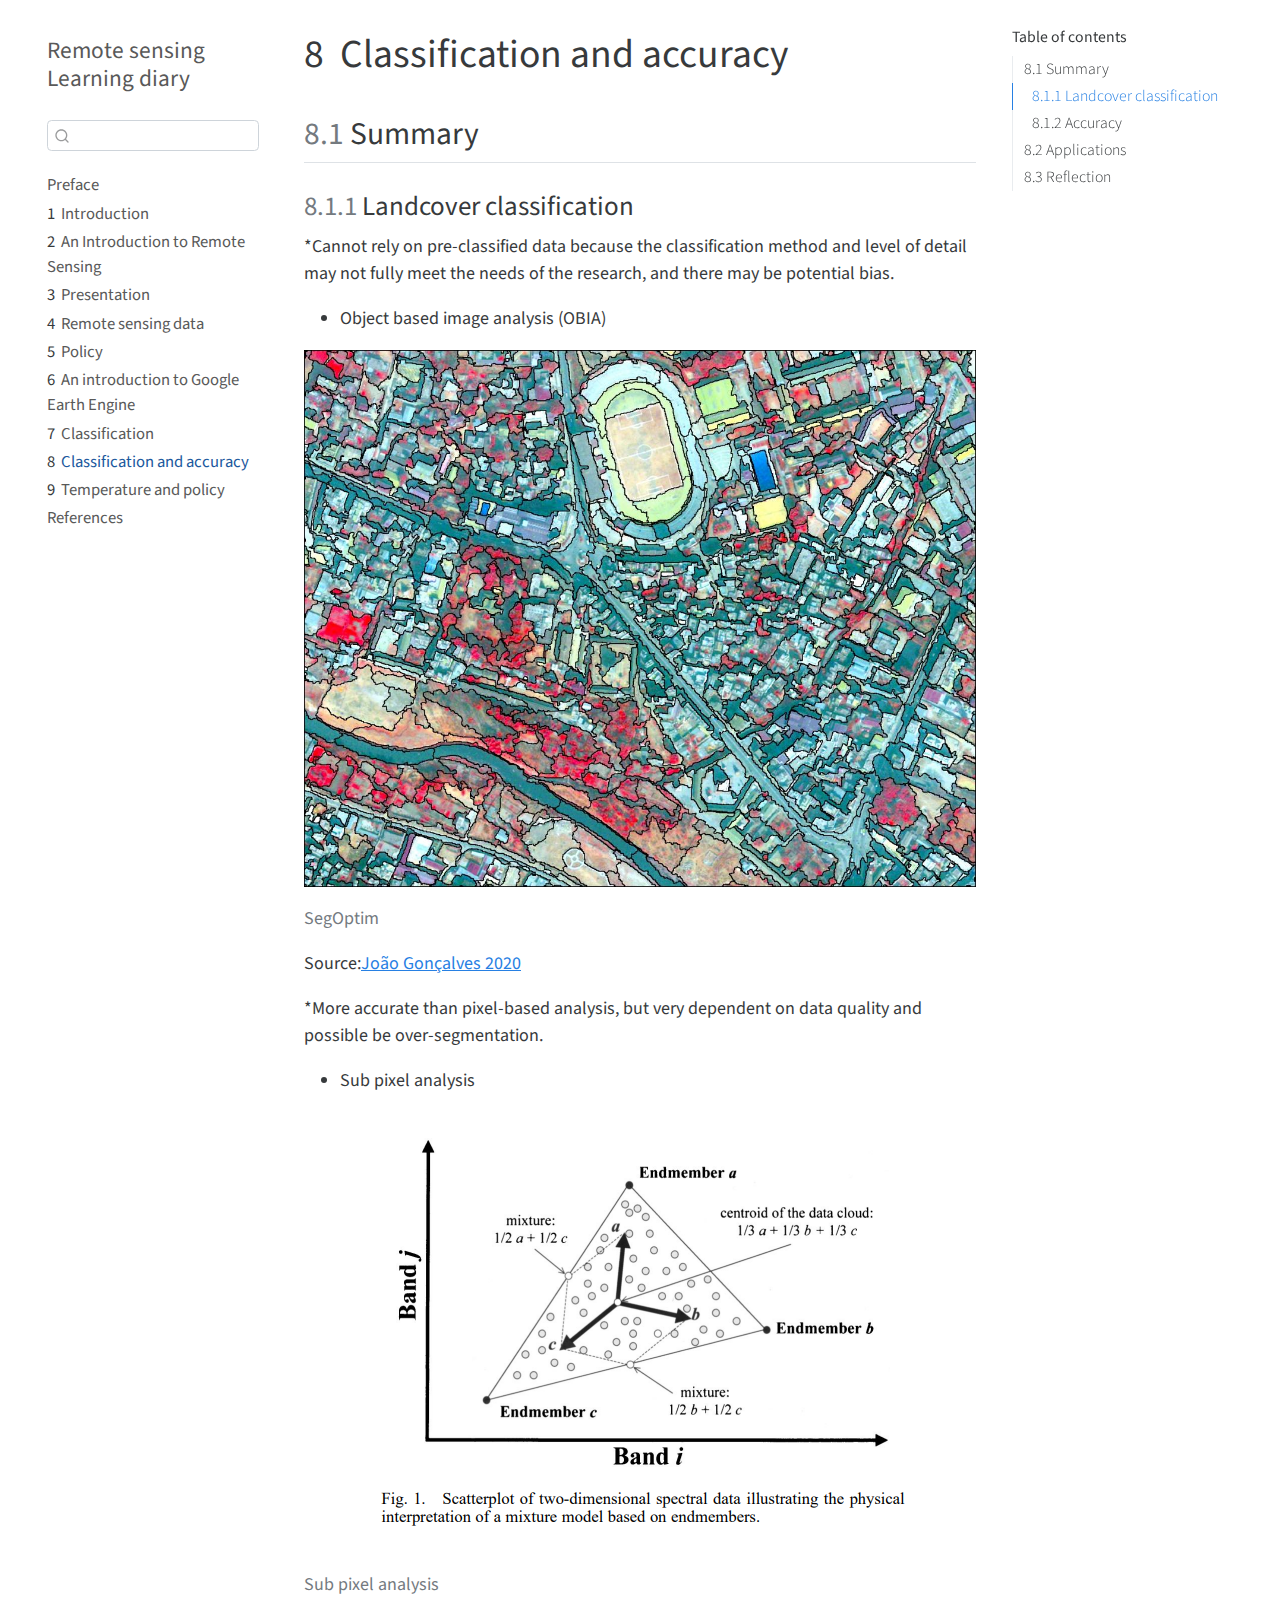
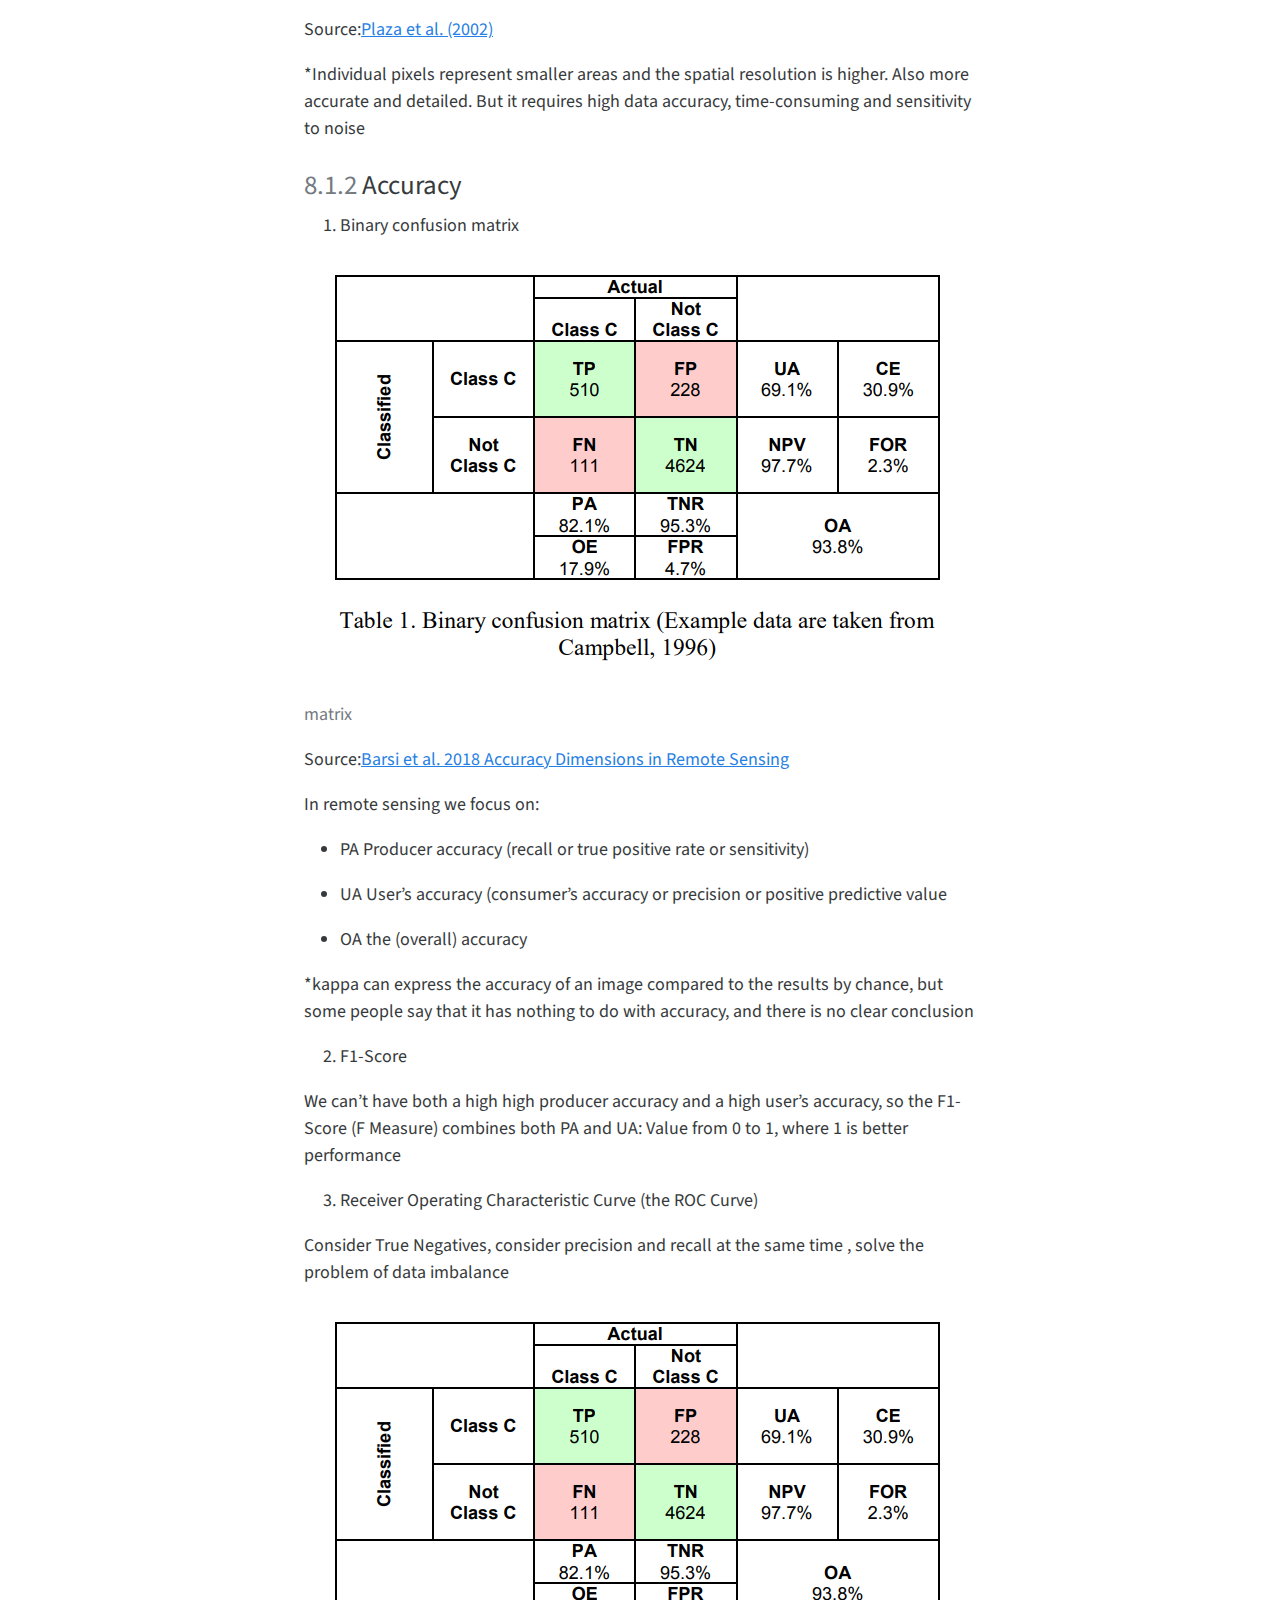
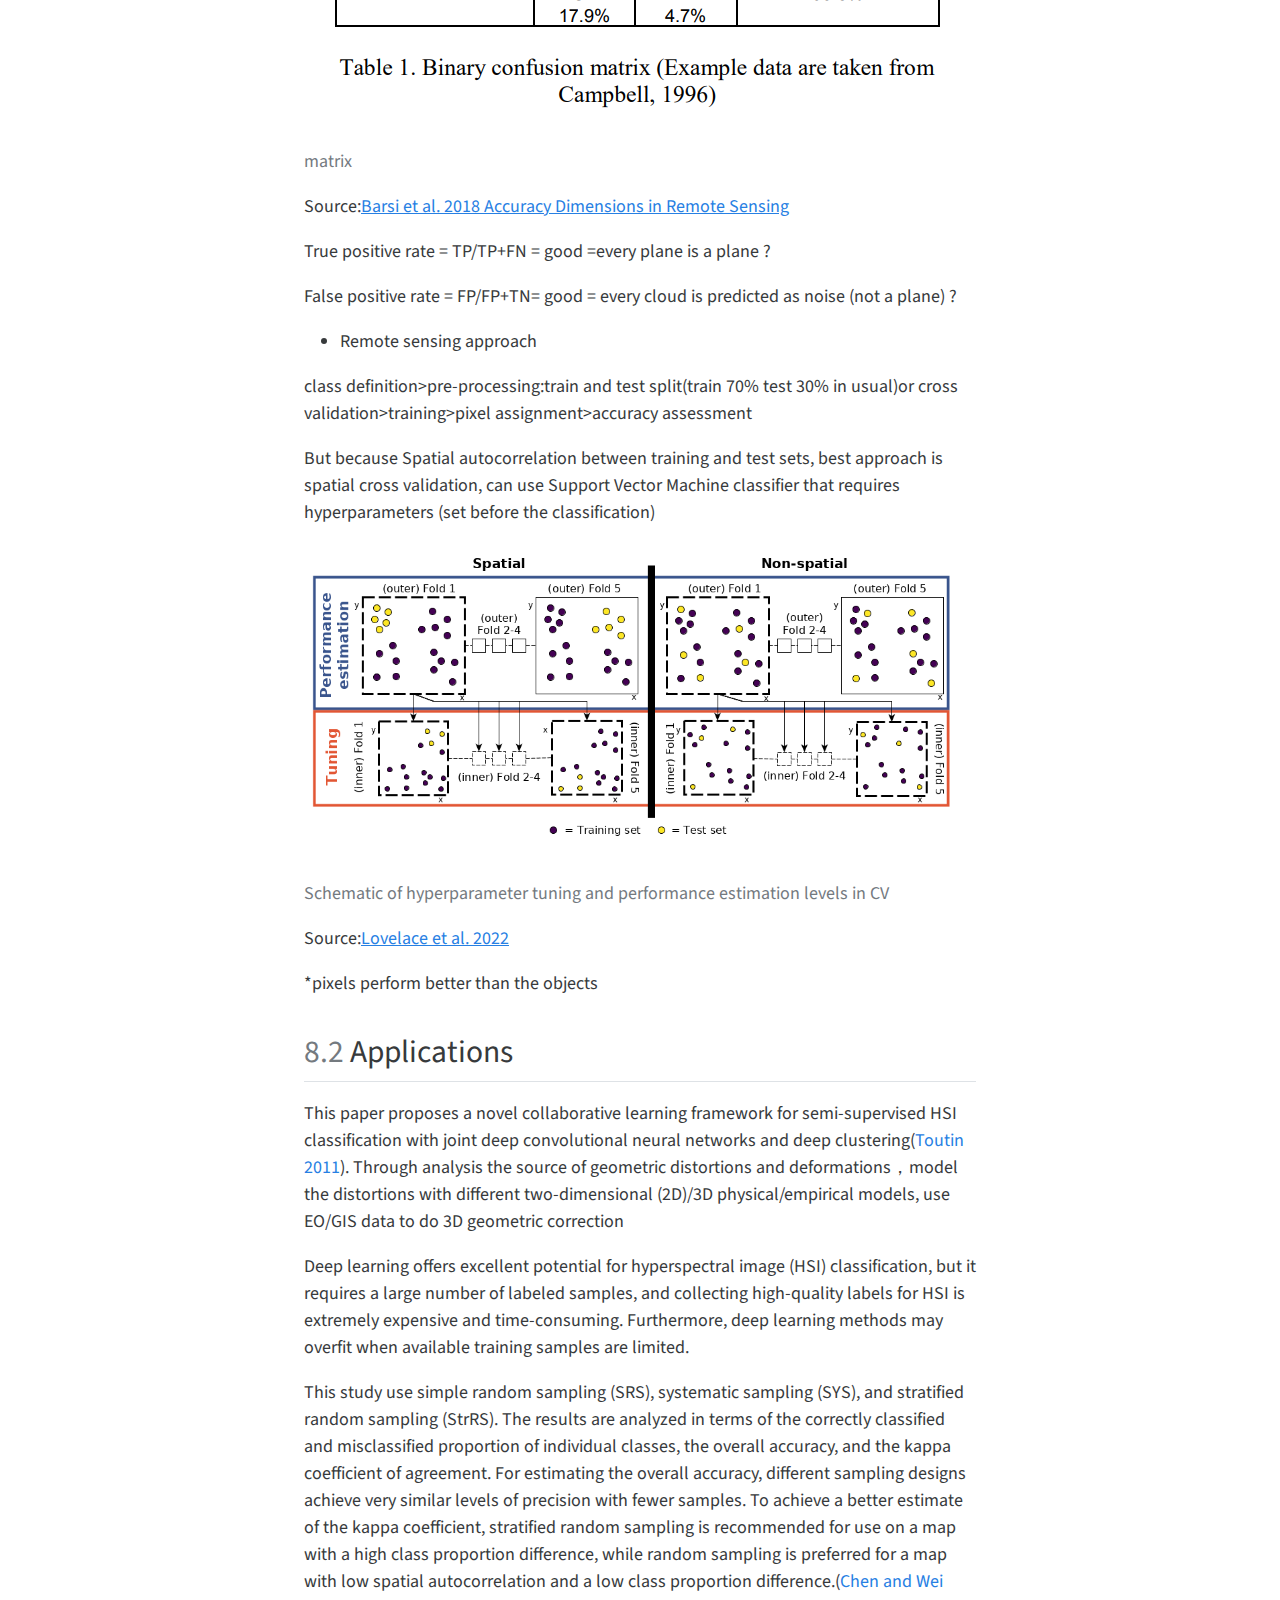
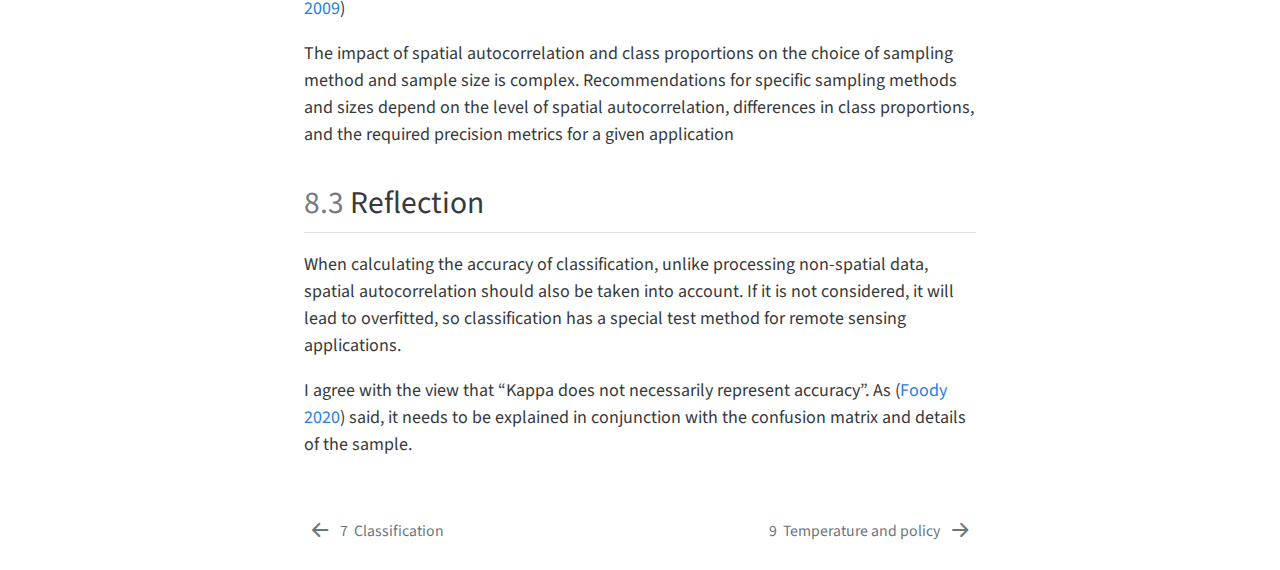
<file: docs/W7.html>
<!DOCTYPE html>
<html xmlns="http://www.w3.org/1999/xhtml" lang="en" xml:lang="en"><head>

<meta charset="utf-8">
<meta name="generator" content="quarto-1.1.251">

<meta name="viewport" content="width=device-width, initial-scale=1.0, user-scalable=yes">


<title>Remote sensing Learning diary - 8&nbsp; Classification and accuracy</title>
<style>
code{white-space: pre-wrap;}
span.smallcaps{font-variant: small-caps;}
div.columns{display: flex; gap: min(4vw, 1.5em);}
div.column{flex: auto; overflow-x: auto;}
div.hanging-indent{margin-left: 1.5em; text-indent: -1.5em;}
ul.task-list{list-style: none;}
ul.task-list li input[type="checkbox"] {
  width: 0.8em;
  margin: 0 0.8em 0.2em -1.6em;
  vertical-align: middle;
}
div.csl-bib-body { }
div.csl-entry {
  clear: both;
}
.hanging div.csl-entry {
  margin-left:2em;
  text-indent:-2em;
}
div.csl-left-margin {
  min-width:2em;
  float:left;
}
div.csl-right-inline {
  margin-left:2em;
  padding-left:1em;
}
div.csl-indent {
  margin-left: 2em;
}
</style>


<script src="site_libs/quarto-nav/quarto-nav.js"></script>
<script src="site_libs/quarto-nav/headroom.min.js"></script>
<script src="site_libs/clipboard/clipboard.min.js"></script>
<script src="site_libs/quarto-search/autocomplete.umd.js"></script>
<script src="site_libs/quarto-search/fuse.min.js"></script>
<script src="site_libs/quarto-search/quarto-search.js"></script>
<meta name="quarto:offset" content="./">
<link href="./W8.html" rel="next">
<link href="./W6.html" rel="prev">
<script src="site_libs/quarto-html/quarto.js"></script>
<script src="site_libs/quarto-html/popper.min.js"></script>
<script src="site_libs/quarto-html/tippy.umd.min.js"></script>
<script src="site_libs/quarto-html/anchor.min.js"></script>
<link href="site_libs/quarto-html/tippy.css" rel="stylesheet">
<link href="site_libs/quarto-html/quarto-syntax-highlighting.css" rel="stylesheet" id="quarto-text-highlighting-styles">
<script src="site_libs/bootstrap/bootstrap.min.js"></script>
<link href="site_libs/bootstrap/bootstrap-icons.css" rel="stylesheet">
<link href="site_libs/bootstrap/bootstrap.min.css" rel="stylesheet" id="quarto-bootstrap" data-mode="light">
<script id="quarto-search-options" type="application/json">{
  "location": "sidebar",
  "copy-button": false,
  "collapse-after": 3,
  "panel-placement": "start",
  "type": "textbox",
  "limit": 20,
  "language": {
    "search-no-results-text": "No results",
    "search-matching-documents-text": "matching documents",
    "search-copy-link-title": "Copy link to search",
    "search-hide-matches-text": "Hide additional matches",
    "search-more-match-text": "more match in this document",
    "search-more-matches-text": "more matches in this document",
    "search-clear-button-title": "Clear",
    "search-detached-cancel-button-title": "Cancel",
    "search-submit-button-title": "Submit"
  }
}</script>


</head>

<body class="nav-sidebar floating">

<div id="quarto-search-results"></div>
  <header id="quarto-header" class="headroom fixed-top">
  <nav class="quarto-secondary-nav" data-bs-toggle="collapse" data-bs-target="#quarto-sidebar" aria-controls="quarto-sidebar" aria-expanded="false" aria-label="Toggle sidebar navigation" onclick="if (window.quartoToggleHeadroom) { window.quartoToggleHeadroom(); }">
    <div class="container-fluid d-flex justify-content-between">
      <h1 class="quarto-secondary-nav-title"><span class="chapter-number">8</span>&nbsp; <span class="chapter-title">Classification and accuracy</span></h1>
      <button type="button" class="quarto-btn-toggle btn" aria-label="Show secondary navigation">
        <i class="bi bi-chevron-right"></i>
      </button>
    </div>
  </nav>
</header>
<!-- content -->
<div id="quarto-content" class="quarto-container page-columns page-rows-contents page-layout-article">
<!-- sidebar -->
  <nav id="quarto-sidebar" class="sidebar collapse sidebar-navigation floating overflow-auto">
    <div class="pt-lg-2 mt-2 text-left sidebar-header">
    <div class="sidebar-title mb-0 py-0">
      <a href="./">Remote sensing Learning diary</a> 
    </div>
      </div>
      <div class="mt-2 flex-shrink-0 align-items-center">
        <div class="sidebar-search">
        <div id="quarto-search" class="" title="Search"></div>
        </div>
      </div>
    <div class="sidebar-menu-container"> 
    <ul class="list-unstyled mt-1">
        <li class="sidebar-item">
  <div class="sidebar-item-container"> 
  <a href="./index.html" class="sidebar-item-text sidebar-link">Preface</a>
  </div>
</li>
        <li class="sidebar-item">
  <div class="sidebar-item-container"> 
  <a href="./intro.html" class="sidebar-item-text sidebar-link"><span class="chapter-number">1</span>&nbsp; <span class="chapter-title">Introduction</span></a>
  </div>
</li>
        <li class="sidebar-item">
  <div class="sidebar-item-container"> 
  <a href="./W1.html" class="sidebar-item-text sidebar-link"><span class="chapter-number">2</span>&nbsp; <span class="chapter-title">An Introduction to Remote Sensing</span></a>
  </div>
</li>
        <li class="sidebar-item">
  <div class="sidebar-item-container"> 
  <a href="./W2.html" class="sidebar-item-text sidebar-link"><span class="chapter-number">3</span>&nbsp; <span class="chapter-title">Presentation</span></a>
  </div>
</li>
        <li class="sidebar-item">
  <div class="sidebar-item-container"> 
  <a href="./W3.html" class="sidebar-item-text sidebar-link"><span class="chapter-number">4</span>&nbsp; <span class="chapter-title">Remote sensing data</span></a>
  </div>
</li>
        <li class="sidebar-item">
  <div class="sidebar-item-container"> 
  <a href="./W4.html" class="sidebar-item-text sidebar-link"><span class="chapter-number">5</span>&nbsp; <span class="chapter-title">Policy</span></a>
  </div>
</li>
        <li class="sidebar-item">
  <div class="sidebar-item-container"> 
  <a href="./W5.html" class="sidebar-item-text sidebar-link"><span class="chapter-number">6</span>&nbsp; <span class="chapter-title">An introduction to Google Earth Engine</span></a>
  </div>
</li>
        <li class="sidebar-item">
  <div class="sidebar-item-container"> 
  <a href="./W6.html" class="sidebar-item-text sidebar-link"><span class="chapter-number">7</span>&nbsp; <span class="chapter-title">Classification</span></a>
  </div>
</li>
        <li class="sidebar-item">
  <div class="sidebar-item-container"> 
  <a href="./W7.html" class="sidebar-item-text sidebar-link active"><span class="chapter-number">8</span>&nbsp; <span class="chapter-title">Classification and accuracy</span></a>
  </div>
</li>
        <li class="sidebar-item">
  <div class="sidebar-item-container"> 
  <a href="./W8.html" class="sidebar-item-text sidebar-link"><span class="chapter-number">9</span>&nbsp; <span class="chapter-title">Temperature and policy</span></a>
  </div>
</li>
        <li class="sidebar-item">
  <div class="sidebar-item-container"> 
  <a href="./references.html" class="sidebar-item-text sidebar-link">References</a>
  </div>
</li>
    </ul>
    </div>
</nav>
<!-- margin-sidebar -->
    <div id="quarto-margin-sidebar" class="sidebar margin-sidebar">
        <nav id="TOC" role="doc-toc" class="toc-active">
    <h2 id="toc-title">Table of contents</h2>
   
  <ul>
  <li><a href="#summary" id="toc-summary" class="nav-link active" data-scroll-target="#summary"><span class="toc-section-number">8.1</span>  Summary</a>
  <ul class="collapse">
  <li><a href="#landcover-classification" id="toc-landcover-classification" class="nav-link" data-scroll-target="#landcover-classification"><span class="toc-section-number">8.1.1</span>  Landcover classification</a></li>
  <li><a href="#accuracy" id="toc-accuracy" class="nav-link" data-scroll-target="#accuracy"><span class="toc-section-number">8.1.2</span>  Accuracy</a></li>
  </ul></li>
  <li><a href="#applications" id="toc-applications" class="nav-link" data-scroll-target="#applications"><span class="toc-section-number">8.2</span>  Applications</a></li>
  <li><a href="#reflection" id="toc-reflection" class="nav-link" data-scroll-target="#reflection"><span class="toc-section-number">8.3</span>  Reflection</a></li>
  </ul>
</nav>
    </div>
<!-- main -->
<main class="content" id="quarto-document-content">

<header id="title-block-header" class="quarto-title-block default">
<div class="quarto-title">
<h1 class="title d-none d-lg-block"><span class="chapter-number">8</span>&nbsp; <span class="chapter-title">Classification and accuracy</span></h1>
</div>



<div class="quarto-title-meta">

    
    
  </div>
  

</header>

<section id="summary" class="level2" data-number="8.1">
<h2 data-number="8.1" class="anchored" data-anchor-id="summary"><span class="header-section-number">8.1</span> Summary</h2>
<section id="landcover-classification" class="level3" data-number="8.1.1">
<h3 data-number="8.1.1" class="anchored" data-anchor-id="landcover-classification"><span class="header-section-number">8.1.1</span> Landcover classification</h3>
<p>*Cannot rely on pre-classified data because the classification method and level of detail may not fully meet the needs of the research, and there may be potential bias.</p>
<ul>
<li>Object based image analysis (OBIA)</li>
</ul>
<div class="quarto-figure quarto-figure-center">
<figure class="figure">
<p><img src="img/7.1.png" class="img-fluid figure-img"></p>
<p></p><figcaption class="figure-caption">SegOptim</figcaption><p></p>
</figure>
</div>
<p>Source:<a href="https://segoptim.bitbucket.io/docs/">João Gonçalves 2020</a></p>
<p>*More accurate than pixel-based analysis, but very dependent on data quality and possible be over-segmentation.</p>
<ul>
<li>Sub pixel analysis</li>
</ul>
<div class="quarto-figure quarto-figure-center">
<figure class="figure">
<p><img src="img/7.2.png" class="img-fluid figure-img"></p>
<p></p><figcaption class="figure-caption">Sub pixel analysis</figcaption><p></p>
</figure>
</div>
<p>Source:<a href="https://ieeexplore.ieee.org/document/1046852">Plaza et al.&nbsp;(2002)</a></p>
<p>*Individual pixels represent smaller areas and the spatial resolution is higher. Also more accurate and detailed. But it requires high data accuracy, time-consuming and sensitivity to noise</p>
</section>
<section id="accuracy" class="level3" data-number="8.1.2">
<h3 data-number="8.1.2" class="anchored" data-anchor-id="accuracy"><span class="header-section-number">8.1.2</span> Accuracy</h3>
<ol type="1">
<li>Binary confusion matrix</li>
</ol>
<div class="quarto-figure quarto-figure-center">
<figure class="figure">
<p><img src="img/7.3.png" class="img-fluid figure-img"></p>
<p></p><figcaption class="figure-caption">matrix</figcaption><p></p>
</figure>
</div>
<p>Source:<a href="https://www.int-arch-photogramm-remote-sens-spatial-inf-sci.net/XLII-3/61/2018/isprs-archives-XLII-3-61-2018.pdf">Barsi et al.&nbsp;2018 Accuracy Dimensions in Remote Sensing</a></p>
<p>In remote sensing we focus on:</p>
<ul>
<li><p>PA Producer accuracy (recall or true positive rate or sensitivity)</p></li>
<li><p>UA User’s accuracy (consumer’s accuracy or precision or positive predictive value</p></li>
<li><p>OA the (overall) accuracy</p></li>
</ul>
<p>*kappa can express the accuracy of an image compared to the results by chance, but some people say that it has nothing to do with accuracy, and there is no clear conclusion</p>
<ol start="2" type="1">
<li>F1-Score</li>
</ol>
<p>We can’t have both a high high producer accuracy and a high user’s accuracy, so the F1-Score (F Measure) combines both PA and UA: Value from 0 to 1, where 1 is better performance</p>
<ol start="3" type="1">
<li>Receiver Operating Characteristic Curve (the ROC Curve)</li>
</ol>
<p>Consider True Negatives, consider precision and recall at the same time , solve the problem of data imbalance</p>
<div class="quarto-figure quarto-figure-center">
<figure class="figure">
<p><img src="img/7.4.png" class="img-fluid figure-img"></p>
<p></p><figcaption class="figure-caption">matrix</figcaption><p></p>
</figure>
</div>
<p>Source:<a href="https://www.int-arch-photogramm-remote-sens-spatial-inf-sci.net/XLII-3/61/2018/isprs-archives-XLII-3-61-2018.pdf">Barsi et al.&nbsp;2018 Accuracy Dimensions in Remote Sensing</a></p>
<p>True positive rate = TP/TP+FN = good =every plane is a plane ?</p>
<p>False positive rate = FP/FP+TN= good = every cloud is predicted as noise (not a plane) ?</p>
<ul>
<li>Remote sensing approach</li>
</ul>
<p>class definition&gt;pre-processing:train and test split(train 70% test 30% in usual)or cross validation&gt;training&gt;pixel assignment&gt;accuracy assessment</p>
<p>But because Spatial autocorrelation between training and test sets, best approach is spatial cross validation, can use Support Vector Machine classifier that requires hyperparameters (set before the classification)</p>
<div class="quarto-figure quarto-figure-center">
<figure class="figure">
<p><img src="img/7.5.png" class="img-fluid figure-img"></p>
<p></p><figcaption class="figure-caption">Schematic of hyperparameter tuning and performance estimation levels in CV</figcaption><p></p>
</figure>
</div>
<p>Source:<a href="https://r.geocompx.org/spatial-cv.html">Lovelace et al.&nbsp;2022</a></p>
<p>*pixels perform better than the objects</p>
</section>
</section>
<section id="applications" class="level2" data-number="8.2">
<h2 data-number="8.2" class="anchored" data-anchor-id="applications"><span class="header-section-number">8.2</span> Applications</h2>
<p>This paper proposes a novel collaborative learning framework for semi-supervised HSI classification with joint deep convolutional neural networks and deep clustering<span class="citation" data-cites="Toutin2011">(<a href="references.html#ref-Toutin2011" role="doc-biblioref">Toutin 2011</a>)</span>. Through analysis the source of geometric distortions and deformations，model the distortions with different two-dimensional (2D)/3D physical/empirical models, use EO/GIS data to do 3D geometric correction</p>
<p>Deep learning offers excellent potential for hyperspectral image (HSI) classification, but it requires a large number of labeled samples, and collecting high-quality labels for HSI is extremely expensive and time-consuming. Furthermore, deep learning methods may overfit when available training samples are limited.</p>
<p>This study use simple random sampling (SRS), systematic sampling (SYS), and stratified random sampling (StrRS). The results are analyzed in terms of the correctly classified and misclassified proportion of individual classes, the overall accuracy, and the kappa coefficient of agreement. For estimating the overall accuracy, different sampling designs achieve very similar levels of precision with fewer samples. To achieve a better estimate of the kappa coefficient, stratified random sampling is recommended for use on a map with a high class proportion difference, while random sampling is preferred for a map with low spatial autocorrelation and a low class proportion difference.<span class="citation" data-cites="Chen2009">(<a href="references.html#ref-Chen2009" role="doc-biblioref">Chen and Wei 2009</a>)</span></p>
<p>The impact of spatial autocorrelation and class proportions on the choice of sampling method and sample size is complex. Recommendations for specific sampling methods and sizes depend on the level of spatial autocorrelation, differences in class proportions, and the required precision metrics for a given application</p>
</section>
<section id="reflection" class="level2" data-number="8.3">
<h2 data-number="8.3" class="anchored" data-anchor-id="reflection"><span class="header-section-number">8.3</span> Reflection</h2>
<p>When calculating the accuracy of classification, unlike processing non-spatial data, spatial autocorrelation should also be taken into account. If it is not considered, it will lead to overfitted, so classification has a special test method for remote sensing applications.</p>
<p>I agree with the view that “Kappa does not necessarily represent accuracy”. As <span class="citation" data-cites="Foody2020">(<a href="references.html#ref-Foody2020" role="doc-biblioref">Foody 2020</a>)</span> said, it needs to be explained in conjunction with the confusion matrix and details of the sample.</p>


<div id="refs" class="references csl-bib-body hanging-indent" role="doc-bibliography" style="display: none">
<div id="ref-Chen2009" class="csl-entry" role="doc-biblioentry">
Chen, Dong Mei, and Hui Wei. 2009. <span>“The Effect of Spatial Autocorrelation and Class Proportion on the Accuracy Measures from Different Sampling Designs.”</span> <em>ISPRS Journal of Photogrammetry and Remote Sensing</em> 64 (March): 140–50. <a href="https://doi.org/10.1016/J.ISPRSJPRS.2008.07.004">https://doi.org/10.1016/J.ISPRSJPRS.2008.07.004</a>.
</div>
<div id="ref-Foody2020" class="csl-entry" role="doc-biblioentry">
Foody, Giles M. 2020. <span>“Explaining the Unsuitability of the Kappa Coefficient in the Assessment and Comparison of the Accuracy of Thematic Maps Obtained by Image Classification.”</span> <em>Remote Sensing of Environment</em> 239 (March): 111630. <a href="https://doi.org/10.1016/J.RSE.2019.111630">https://doi.org/10.1016/J.RSE.2019.111630</a>.
</div>
<div id="ref-Toutin2011" class="csl-entry" role="doc-biblioentry">
Toutin, Thierry. 2011. <span>“State-of-the-Art of Geometric Correction of Remote Sensing Data: A Data Fusion Perspective.”</span> <em>Http://Dx.doi.org/10.1080/19479832.2010.539188</em> 2: 3–35. <a href="https://doi.org/10.1080/19479832.2010.539188">https://doi.org/10.1080/19479832.2010.539188</a>.
</div>
</div>
</section>

</main> <!-- /main -->
<script id="quarto-html-after-body" type="application/javascript">
window.document.addEventListener("DOMContentLoaded", function (event) {
  const toggleBodyColorMode = (bsSheetEl) => {
    const mode = bsSheetEl.getAttribute("data-mode");
    const bodyEl = window.document.querySelector("body");
    if (mode === "dark") {
      bodyEl.classList.add("quarto-dark");
      bodyEl.classList.remove("quarto-light");
    } else {
      bodyEl.classList.add("quarto-light");
      bodyEl.classList.remove("quarto-dark");
    }
  }
  const toggleBodyColorPrimary = () => {
    const bsSheetEl = window.document.querySelector("link#quarto-bootstrap");
    if (bsSheetEl) {
      toggleBodyColorMode(bsSheetEl);
    }
  }
  toggleBodyColorPrimary();  
  const icon = "";
  const anchorJS = new window.AnchorJS();
  anchorJS.options = {
    placement: 'right',
    icon: icon
  };
  anchorJS.add('.anchored');
  const clipboard = new window.ClipboardJS('.code-copy-button', {
    target: function(trigger) {
      return trigger.previousElementSibling;
    }
  });
  clipboard.on('success', function(e) {
    // button target
    const button = e.trigger;
    // don't keep focus
    button.blur();
    // flash "checked"
    button.classList.add('code-copy-button-checked');
    var currentTitle = button.getAttribute("title");
    button.setAttribute("title", "Copied!");
    setTimeout(function() {
      button.setAttribute("title", currentTitle);
      button.classList.remove('code-copy-button-checked');
    }, 1000);
    // clear code selection
    e.clearSelection();
  });
  function tippyHover(el, contentFn) {
    const config = {
      allowHTML: true,
      content: contentFn,
      maxWidth: 500,
      delay: 100,
      arrow: false,
      appendTo: function(el) {
          return el.parentElement;
      },
      interactive: true,
      interactiveBorder: 10,
      theme: 'quarto',
      placement: 'bottom-start'
    };
    window.tippy(el, config); 
  }
  const noterefs = window.document.querySelectorAll('a[role="doc-noteref"]');
  for (var i=0; i<noterefs.length; i++) {
    const ref = noterefs[i];
    tippyHover(ref, function() {
      // use id or data attribute instead here
      let href = ref.getAttribute('data-footnote-href') || ref.getAttribute('href');
      try { href = new URL(href).hash; } catch {}
      const id = href.replace(/^#\/?/, "");
      const note = window.document.getElementById(id);
      return note.innerHTML;
    });
  }
  var bibliorefs = window.document.querySelectorAll('a[role="doc-biblioref"]');
  for (var i=0; i<bibliorefs.length; i++) {
    const ref = bibliorefs[i];
    const cites = ref.parentNode.getAttribute('data-cites').split(' ');
    tippyHover(ref, function() {
      var popup = window.document.createElement('div');
      cites.forEach(function(cite) {
        var citeDiv = window.document.createElement('div');
        citeDiv.classList.add('hanging-indent');
        citeDiv.classList.add('csl-entry');
        var biblioDiv = window.document.getElementById('ref-' + cite);
        if (biblioDiv) {
          citeDiv.innerHTML = biblioDiv.innerHTML;
        }
        popup.appendChild(citeDiv);
      });
      return popup.innerHTML;
    });
  }
});
</script>
<nav class="page-navigation">
  <div class="nav-page nav-page-previous">
      <a href="./W6.html" class="pagination-link">
        <i class="bi bi-arrow-left-short"></i> <span class="nav-page-text"><span class="chapter-number">7</span>&nbsp; <span class="chapter-title">Classification</span></span>
      </a>          
  </div>
  <div class="nav-page nav-page-next">
      <a href="./W8.html" class="pagination-link">
        <span class="nav-page-text"><span class="chapter-number">9</span>&nbsp; <span class="chapter-title">Temperature and policy</span></span> <i class="bi bi-arrow-right-short"></i>
      </a>
  </div>
</nav>
</div> <!-- /content -->



</body></html>
</file>
<file: _book/site_libs/quarto-html/tippy.css>
.tippy-box[data-animation=fade][data-state=hidden]{opacity:0}[data-tippy-root]{max-width:calc(100vw - 10px)}.tippy-box{position:relative;background-color:#333;color:#fff;border-radius:4px;font-size:14px;line-height:1.4;white-space:normal;outline:0;transition-property:transform,visibility,opacity}.tippy-box[data-placement^=top]>.tippy-arrow{bottom:0}.tippy-box[data-placement^=top]>.tippy-arrow:before{bottom:-7px;left:0;border-width:8px 8px 0;border-top-color:initial;transform-origin:center top}.tippy-box[data-placement^=bottom]>.tippy-arrow{top:0}.tippy-box[data-placement^=bottom]>.tippy-arrow:before{top:-7px;left:0;border-width:0 8px 8px;border-bottom-color:initial;transform-origin:center bottom}.tippy-box[data-placement^=left]>.tippy-arrow{right:0}.tippy-box[data-placement^=left]>.tippy-arrow:before{border-width:8px 0 8px 8px;border-left-color:initial;right:-7px;transform-origin:center left}.tippy-box[data-placement^=right]>.tippy-arrow{left:0}.tippy-box[data-placement^=right]>.tippy-arrow:before{left:-7px;border-width:8px 8px 8px 0;border-right-color:initial;transform-origin:center right}.tippy-box[data-inertia][data-state=visible]{transition-timing-function:cubic-bezier(.54,1.5,.38,1.11)}.tippy-arrow{width:16px;height:16px;color:#333}.tippy-arrow:before{content:"";position:absolute;border-color:transparent;border-style:solid}.tippy-content{position:relative;padding:5px 9px;z-index:1}
</file>
<file: _book/site_libs/quarto-html/quarto-syntax-highlighting.css>
/* quarto syntax highlight colors */
:root {
  --quarto-hl-ot-color: #003B4F;
  --quarto-hl-at-color: #657422;
  --quarto-hl-ss-color: #20794D;
  --quarto-hl-an-color: #5E5E5E;
  --quarto-hl-fu-color: #4758AB;
  --quarto-hl-st-color: #20794D;
  --quarto-hl-cf-color: #003B4F;
  --quarto-hl-op-color: #5E5E5E;
  --quarto-hl-er-color: #AD0000;
  --quarto-hl-bn-color: #AD0000;
  --quarto-hl-al-color: #AD0000;
  --quarto-hl-va-color: #111111;
  --quarto-hl-bu-color: inherit;
  --quarto-hl-ex-color: inherit;
  --quarto-hl-pp-color: #AD0000;
  --quarto-hl-in-color: #5E5E5E;
  --quarto-hl-vs-color: #20794D;
  --quarto-hl-wa-color: #5E5E5E;
  --quarto-hl-do-color: #5E5E5E;
  --quarto-hl-im-color: #00769E;
  --quarto-hl-ch-color: #20794D;
  --quarto-hl-dt-color: #AD0000;
  --quarto-hl-fl-color: #AD0000;
  --quarto-hl-co-color: #5E5E5E;
  --quarto-hl-cv-color: #5E5E5E;
  --quarto-hl-cn-color: #8f5902;
  --quarto-hl-sc-color: #5E5E5E;
  --quarto-hl-dv-color: #AD0000;
  --quarto-hl-kw-color: #003B4F;
}

/* other quarto variables */
:root {
  --quarto-font-monospace: SFMono-Regular, Menlo, Monaco, Consolas, "Liberation Mono", "Courier New", monospace;
}

pre > code.sourceCode > span {
  color: #003B4F;
}

code span {
  color: #003B4F;
}

code.sourceCode > span {
  color: #003B4F;
}

div.sourceCode,
div.sourceCode pre.sourceCode {
  color: #003B4F;
}

code span.ot {
  color: #003B4F;
}

code span.at {
  color: #657422;
}

code span.ss {
  color: #20794D;
}

code span.an {
  color: #5E5E5E;
}

code span.fu {
  color: #4758AB;
}

code span.st {
  color: #20794D;
}

code span.cf {
  color: #003B4F;
}

code span.op {
  color: #5E5E5E;
}

code span.er {
  color: #AD0000;
}

code span.bn {
  color: #AD0000;
}

code span.al {
  color: #AD0000;
}

code span.va {
  color: #111111;
}

code span.pp {
  color: #AD0000;
}

code span.in {
  color: #5E5E5E;
}

code span.vs {
  color: #20794D;
}

code span.wa {
  color: #5E5E5E;
  font-style: italic;
}

code span.do {
  color: #5E5E5E;
  font-style: italic;
}

code span.im {
  color: #00769E;
}

code span.ch {
  color: #20794D;
}

code span.dt {
  color: #AD0000;
}

code span.fl {
  color: #AD0000;
}

code span.co {
  color: #5E5E5E;
}

code span.cv {
  color: #5E5E5E;
  font-style: italic;
}

code span.cn {
  color: #8f5902;
}

code span.sc {
  color: #5E5E5E;
}

code span.dv {
  color: #AD0000;
}

code span.kw {
  color: #003B4F;
}

.prevent-inlining {
  content: "</";
}

/*# sourceMappingURL=debc5d5d77c3f9108843748ff7464032.css.map */
</file>
<file: docs/site_libs/quarto-html/tippy.css>
.tippy-box[data-animation=fade][data-state=hidden]{opacity:0}[data-tippy-root]{max-width:calc(100vw - 10px)}.tippy-box{position:relative;background-color:#333;color:#fff;border-radius:4px;font-size:14px;line-height:1.4;white-space:normal;outline:0;transition-property:transform,visibility,opacity}.tippy-box[data-placement^=top]>.tippy-arrow{bottom:0}.tippy-box[data-placement^=top]>.tippy-arrow:before{bottom:-7px;left:0;border-width:8px 8px 0;border-top-color:initial;transform-origin:center top}.tippy-box[data-placement^=bottom]>.tippy-arrow{top:0}.tippy-box[data-placement^=bottom]>.tippy-arrow:before{top:-7px;left:0;border-width:0 8px 8px;border-bottom-color:initial;transform-origin:center bottom}.tippy-box[data-placement^=left]>.tippy-arrow{right:0}.tippy-box[data-placement^=left]>.tippy-arrow:before{border-width:8px 0 8px 8px;border-left-color:initial;right:-7px;transform-origin:center left}.tippy-box[data-placement^=right]>.tippy-arrow{left:0}.tippy-box[data-placement^=right]>.tippy-arrow:before{left:-7px;border-width:8px 8px 8px 0;border-right-color:initial;transform-origin:center right}.tippy-box[data-inertia][data-state=visible]{transition-timing-function:cubic-bezier(.54,1.5,.38,1.11)}.tippy-arrow{width:16px;height:16px;color:#333}.tippy-arrow:before{content:"";position:absolute;border-color:transparent;border-style:solid}.tippy-content{position:relative;padding:5px 9px;z-index:1}
</file>
<file: docs/site_libs/quarto-html/quarto-syntax-highlighting.css>
/* quarto syntax highlight colors */
:root {
  --quarto-hl-ot-color: #003B4F;
  --quarto-hl-at-color: #657422;
  --quarto-hl-ss-color: #20794D;
  --quarto-hl-an-color: #5E5E5E;
  --quarto-hl-fu-color: #4758AB;
  --quarto-hl-st-color: #20794D;
  --quarto-hl-cf-color: #003B4F;
  --quarto-hl-op-color: #5E5E5E;
  --quarto-hl-er-color: #AD0000;
  --quarto-hl-bn-color: #AD0000;
  --quarto-hl-al-color: #AD0000;
  --quarto-hl-va-color: #111111;
  --quarto-hl-bu-color: inherit;
  --quarto-hl-ex-color: inherit;
  --quarto-hl-pp-color: #AD0000;
  --quarto-hl-in-color: #5E5E5E;
  --quarto-hl-vs-color: #20794D;
  --quarto-hl-wa-color: #5E5E5E;
  --quarto-hl-do-color: #5E5E5E;
  --quarto-hl-im-color: #00769E;
  --quarto-hl-ch-color: #20794D;
  --quarto-hl-dt-color: #AD0000;
  --quarto-hl-fl-color: #AD0000;
  --quarto-hl-co-color: #5E5E5E;
  --quarto-hl-cv-color: #5E5E5E;
  --quarto-hl-cn-color: #8f5902;
  --quarto-hl-sc-color: #5E5E5E;
  --quarto-hl-dv-color: #AD0000;
  --quarto-hl-kw-color: #003B4F;
}

/* other quarto variables */
:root {
  --quarto-font-monospace: SFMono-Regular, Menlo, Monaco, Consolas, "Liberation Mono", "Courier New", monospace;
}

pre > code.sourceCode > span {
  color: #003B4F;
}

code span {
  color: #003B4F;
}

code.sourceCode > span {
  color: #003B4F;
}

div.sourceCode,
div.sourceCode pre.sourceCode {
  color: #003B4F;
}

code span.ot {
  color: #003B4F;
}

code span.at {
  color: #657422;
}

code span.ss {
  color: #20794D;
}

code span.an {
  color: #5E5E5E;
}

code span.fu {
  color: #4758AB;
}

code span.st {
  color: #20794D;
}

code span.cf {
  color: #003B4F;
}

code span.op {
  color: #5E5E5E;
}

code span.er {
  color: #AD0000;
}

code span.bn {
  color: #AD0000;
}

code span.al {
  color: #AD0000;
}

code span.va {
  color: #111111;
}

code span.pp {
  color: #AD0000;
}

code span.in {
  color: #5E5E5E;
}

code span.vs {
  color: #20794D;
}

code span.wa {
  color: #5E5E5E;
  font-style: italic;
}

code span.do {
  color: #5E5E5E;
  font-style: italic;
}

code span.im {
  color: #00769E;
}

code span.ch {
  color: #20794D;
}

code span.dt {
  color: #AD0000;
}

code span.fl {
  color: #AD0000;
}

code span.co {
  color: #5E5E5E;
}

code span.cv {
  color: #5E5E5E;
  font-style: italic;
}

code span.cn {
  color: #8f5902;
}

code span.sc {
  color: #5E5E5E;
}

code span.dv {
  color: #AD0000;
}

code span.kw {
  color: #003B4F;
}

.prevent-inlining {
  content: "</";
}

/*# sourceMappingURL=debc5d5d77c3f9108843748ff7464032.css.map */
</file>
